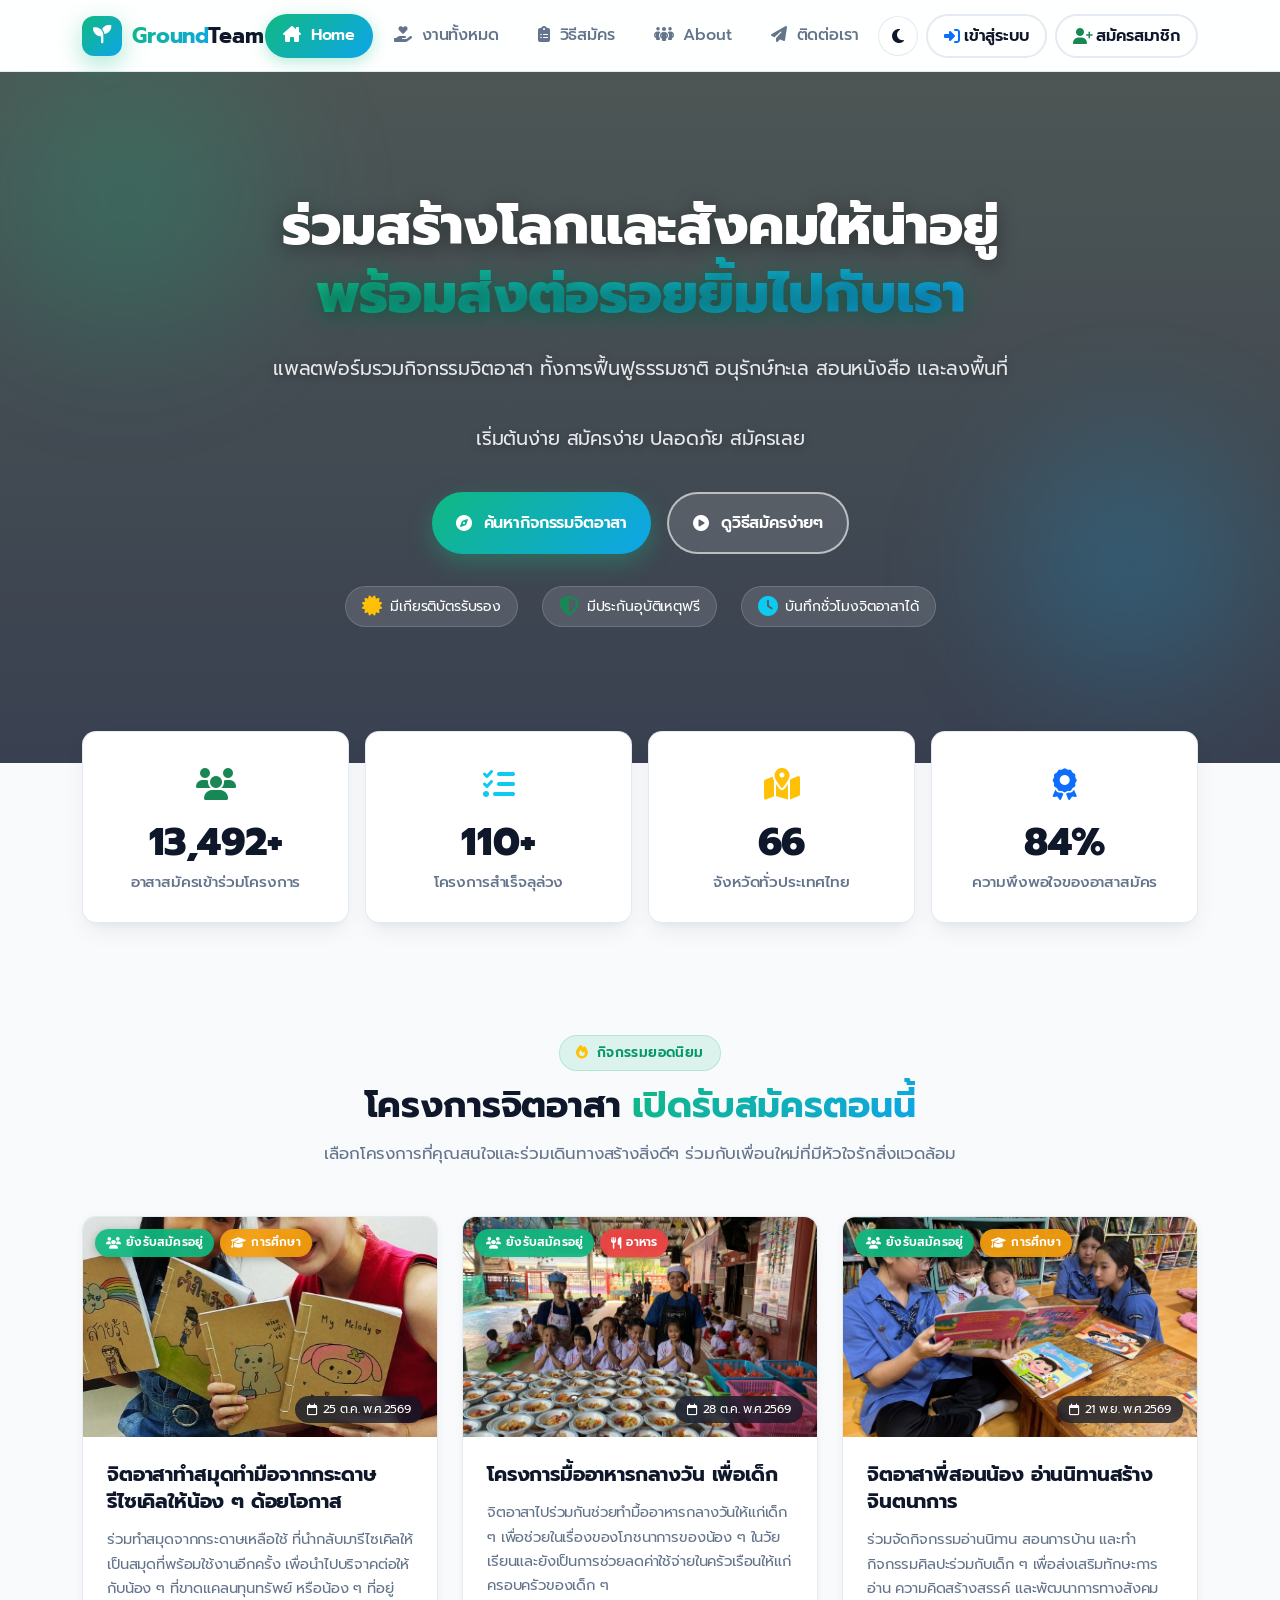
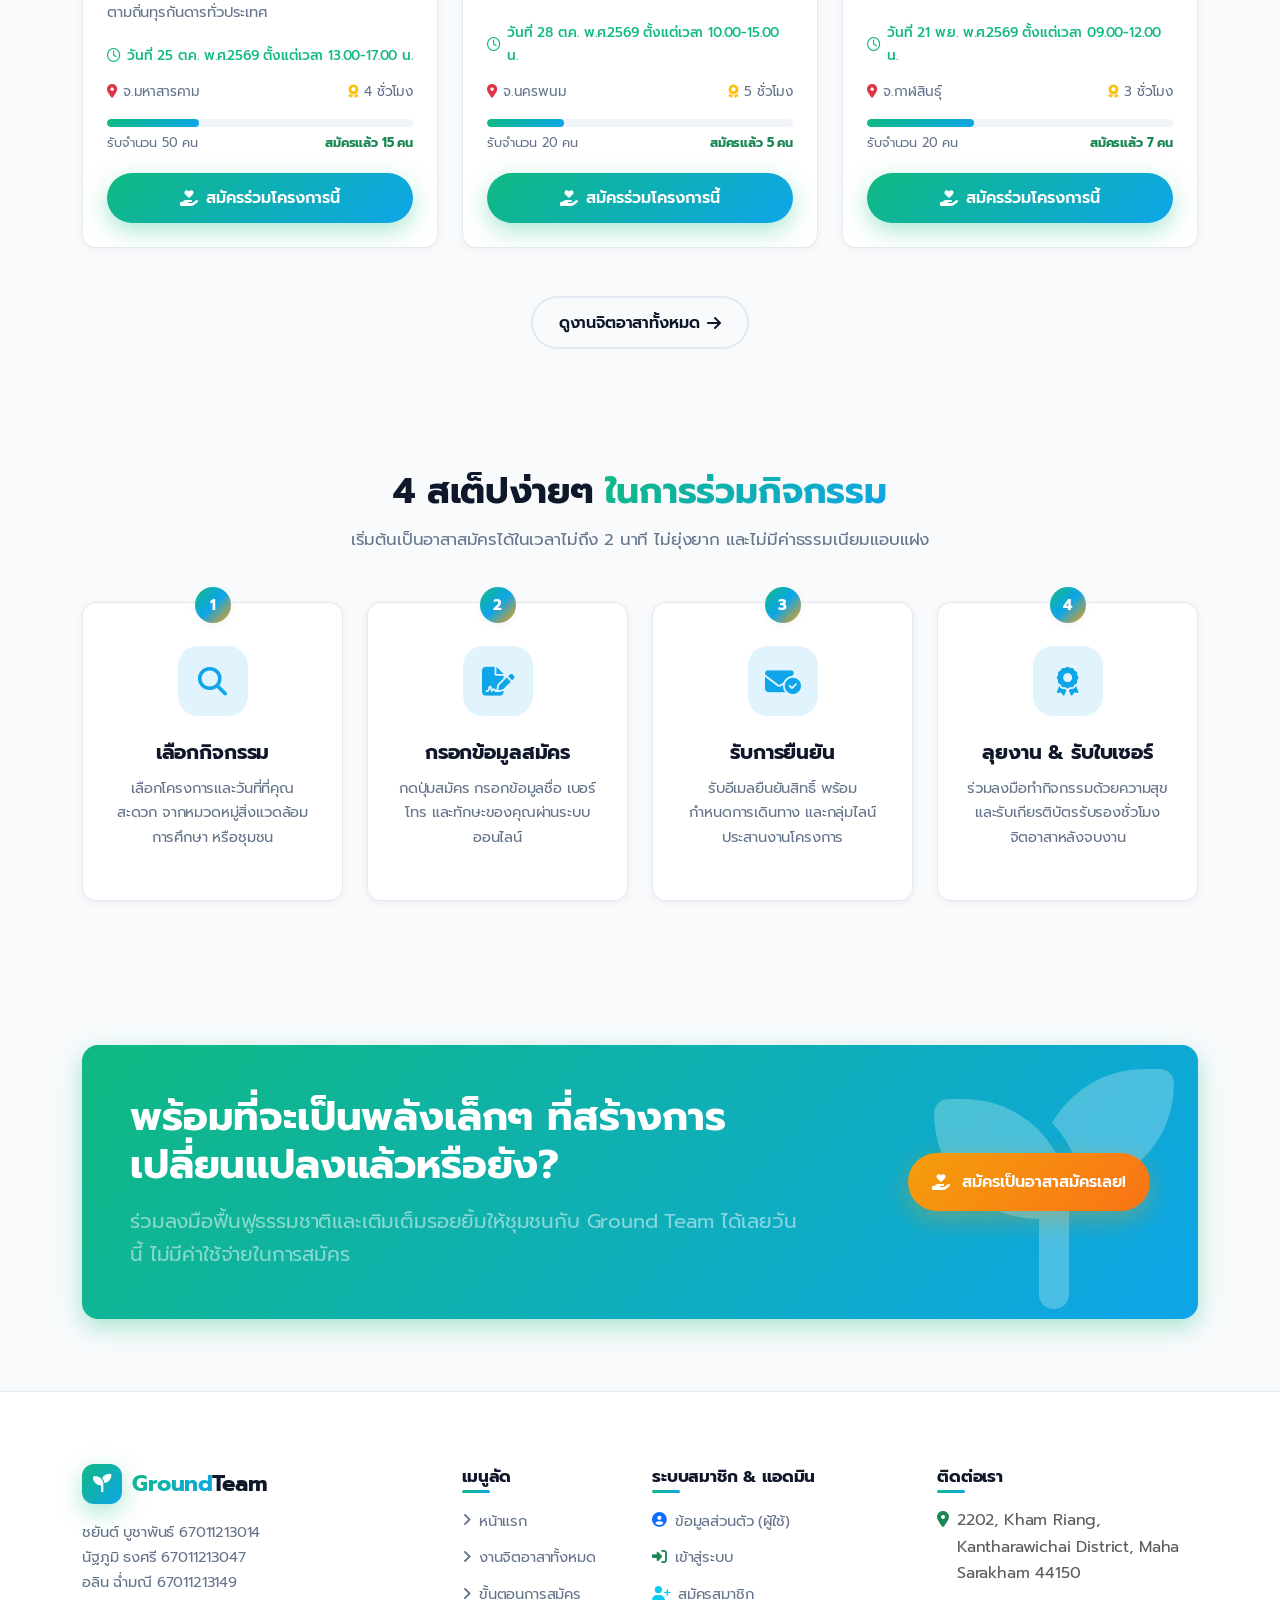
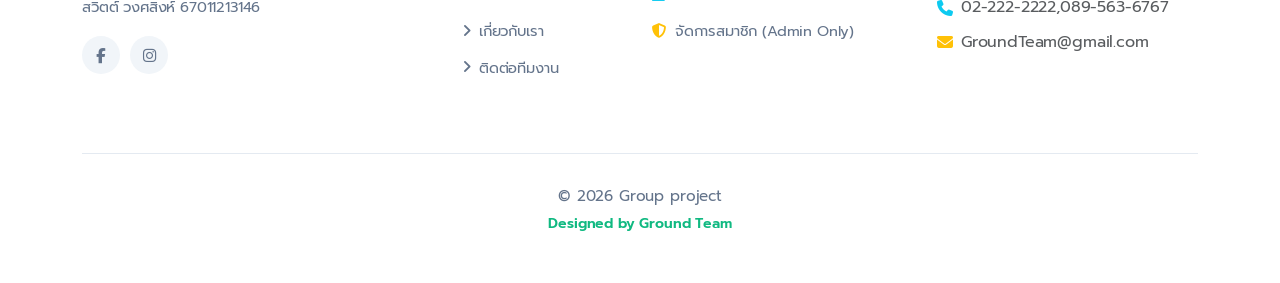
<file: index.html>
<!DOCTYPE html>
<html lang="th">
<head>
  <!-- การกำหนดข้อมูลพื้นฐานของเอกสาร (Meta Tags) -->
  <meta charset="UTF-8">
  <meta name="viewport" content="width=device-width, initial-scale=1.0">
  <title>Ground Team | แพลตฟอร์มอาสาสมัคร & กิจกรรมเพื่อสังคมและธรรมชาติ</title>
  <meta name="description" content="แพลตฟอร์มศูนย์รวมกิจกรรมจิตอาสาเพื่อสังคมและสิ่งแวดล้อม ปลูกป่า พิทักษ์ทะเล และพัฒนาชุมชน สมัครง่าย ได้เพื่อนใหม่ พร้อมเกียรติบัตรรับรองชั่วโมงจิตอาสา">

  <!-- Favicon -->
  <link rel="icon" type="image/svg+xml" href="data:image/svg+xml,<svg xmlns='http://www.w3.org/2000/svg' viewBox='0 0 100 100'><text y='.9em' font-size='90'>🌱</text></svg>">

  <!-- Bootstrap 5 CSS ผ่าน CDN -->
  <link rel="stylesheet" href="https://cdn.jsdelivr.net/npm/bootstrap@5.3.3/dist/css/bootstrap.min.css">

  <!-- Font Awesome 6 Icons ผ่าน CDN -->
  <link rel="stylesheet" href="https://cdnjs.cloudflare.com/ajax/libs/font-awesome/6.5.1/css/all.min.css">

  <!-- สไตล์หลักของโครงการ (Custom CSS) -->
  <link rel="stylesheet" href="assets/css/style.css">
</head>
<body data-page="home">

  <!-- =========================================================================
       1. Preloader Loading Animation
       ========================================================================= -->
  <div id="preloader">
    <div class="preloader-spinner"></div>
    <div class="preloader-text">
      <i class="fa-solid fa-leaf text-success me-1"></i> GROUND TEAM กำลังเชื่อมต่อพลังจิตอาสา...
    </div>
  </div>

  <!-- =========================================================================
       2. Navigation Bar (โหลดผ่าน components.js เพื่อให้แก้ไขที่จุดเดียวได้ทุกหน้า)
       ========================================================================= -->
  <div id="navbar-placeholder"></div>

  <!-- =========================================================================
       3. Main Content
       ========================================================================= -->
  <main>
    <!-- -----------------------------------------------------------------------
         Hero Section: ปรับให้รูปภาพเป็นพื้นหลังและเนื้อหาอยู่กึ่งกลาง (ตามข้อกำหนดที่ 1)
         ----------------------------------------------------------------------- -->
    <section class="hero-section hero-section-centered text-center">
      <div class="hero-glow-1"></div>
      <div class="hero-glow-2"></div>
      <div class="container position-relative z-2">
        <div class="row justify-content-center">
          <div class="col-lg-10 col-xl-9 reveal">
            <h1 class="hero-title">
              ร่วมสร้างโลกและสังคมให้น่าอยู่<br>
              <span class="gradient-text-nature" style="filter: drop-shadow(0 2px 10px rgba(16,185,129,0.4));">พร้อมส่งต่อรอยยิ้มไปกับเรา</span>
            </h1>
            <p class="hero-description">
              แพลตฟอร์มรวมกิจกรรมจิตอาสา ทั้งการฟื้นฟูธรรมชาติ อนุรักษ์ทะเล สอนหนังสือ และลงพื้นที่ </p>
            <p class="hero-description">เริ่มต้นง่าย สมัครง่าย ปลอดภัย สมัครเลย</p>
            
            <div class="d-flex flex-wrap justify-content-center gap-3 mb-4">
              <a href="activities.html" class="btn-primary-gradient px-4 py-3 fs-6">
                <i class="fa-solid fa-compass me-1"></i> ค้นหากิจกรรมจิตอาสา
              </a>
              <a href="how-to-apply.html" class="btn-outline-custom px-4 py-3 fs-6">
                <i class="fa-solid fa-circle-play me-1"></i> ดูวิธีสมัครง่ายๆ
              </a>
            </div>

            <!-- Centered Trust Badges -->
            <div class="d-flex flex-wrap justify-content-center align-items-center gap-3 gap-md-4 text-white-50 small mt-4 pt-2">
              <div class="d-flex align-items-center gap-2 px-3 py-2 rounded-pill" style="background: rgba(255,255,255,0.12); backdrop-filter: blur(8px); border: 1px solid rgba(255,255,255,0.15);">
                <i class="fa-solid fa-certificate text-warning fs-5"></i>
                <span class="text-white">มีเกียรติบัตรรับรอง</span>
              </div>
              <div class="d-flex align-items-center gap-2 px-3 py-2 rounded-pill" style="background: rgba(255,255,255,0.12); backdrop-filter: blur(8px); border: 1px solid rgba(255,255,255,0.15);">
                <i class="fa-solid fa-shield-halved text-success fs-5"></i>
                <span class="text-white">มีประกันอุบัติเหตุฟรี</span>
              </div>
              <div class="d-flex align-items-center gap-2 px-3 py-2 rounded-pill" style="background: rgba(255,255,255,0.12); backdrop-filter: blur(8px); border: 1px solid rgba(255,255,255,0.15);">
                <i class="fa-solid fa-clock text-info fs-5"></i>
                <span class="text-white">บันทึกชั่วโมงจิตอาสาได้</span>
              </div>
            </div>
          </div>
        </div>
      </div>
    </section>

    <!-- -----------------------------------------------------------------------
         Stats Section: ตัวเลขสถิติความสำเร็จ (Animated Number Counter)
         ----------------------------------------------------------------------- -->
    <section class="container stats-section">
      <div class="row g-3">
        <div class="col-lg-3 col-sm-6 reveal">
          <div class="stat-card">
            <div class="text-success mb-2 fs-2"><i class="fa-solid fa-users"></i></div>
            <div class="stat-number"><span class="counter-val" data-target="15420">0</span>+</div>
            <div class="stat-label">อาสาสมัครเข้าร่วมโครงการ</div>
          </div>
        </div>
        <div class="col-lg-3 col-sm-6 reveal reveal-delay-1">
          <div class="stat-card">
            <div class="text-info mb-2 fs-2"><i class="fa-solid fa-list-check"></i></div>
            <div class="stat-number"><span class="counter-val" data-target="128">0</span>+</div>
            <div class="stat-label">โครงการสำเร็จลุล่วง</div>
          </div>
        </div>
        <div class="col-lg-3 col-sm-6 reveal reveal-delay-2">
          <div class="stat-card">
            <div class="text-warning mb-2 fs-2"><i class="fa-solid fa-map-location-dot"></i></div>
            <div class="stat-number"><span class="counter-val" data-target="77">0</span></div>
            <div class="stat-label">จังหวัดทั่วประเทศไทย</div>
          </div>
        </div>
        <div class="col-lg-3 col-sm-6 reveal reveal-delay-3">
          <div class="stat-card">
            <div class="text-primary mb-2 fs-2"><i class="fa-solid fa-award"></i></div>
            <div class="stat-number"><span class="counter-val" data-target="98">0</span>%</div>
            <div class="stat-label">ความพึงพอใจของอาสาสมัคร</div>
          </div>
        </div>
      </div>
    </section>

    <!-- -----------------------------------------------------------------------
         Featured Activities: กิจกรรมจิตอาสาแนะนำ
         ----------------------------------------------------------------------- -->
    <section class="py-5">
      <div class="container">
        <div class="text-center mb-5 reveal">
          <span class="section-badge">
            <i class="fa-solid fa-fire text-warning"></i> กิจกรรมยอดนิยม
          </span>
          <h2 class="section-title">โครงการจิตอาสา <span class="gradient-text-nature">เปิดรับสมัครตอนนี้</span></h2>
          <p class="section-subtitle">
            เลือกโครงการที่คุณสนใจและร่วมเดินทางสร้างสิ่งดีๆ ร่วมกับเพื่อนใหม่ที่มีหัวใจรักสิ่งแวดล้อม
          </p>
        </div>

        <div class="row g-4">
          <!-- Activity Card 1 -->
          <!-- Card 1 -->
          <div class="col-lg-4 col-md-6 activity-item" data-category="recruiting,edu">
            <div class="activity-card">
              <div class="activity-card-img-wrap">
                <img src="assets/images/กระดาษทำมือ.jpeg" class="activity-card-img" alt="จิตอาสาทำสมุดทำมือ" loading="lazy">
                <div class="category-tags-wrap">
                  <span class="category-pill pill-recruiting"><i class="fa-solid fa-users"></i> ยังรับสมัครอยู่</span>
                  <span class="category-pill pill-edu"><i class="fa-solid fa-graduation-cap"></i> การศึกษา</span>
                </div>
                <span class="date-badge"><i class="fa-regular fa-calendar"></i> 25 ต.ค. พ.ศ.2569</span>
              </div>
              <div class="activity-body">
                <h3 class="activity-title">จิตอาสาทำสมุดทำมือจากกระดาษรีไซเคิลให้น้อง ๆ ด้อยโอกาส</h3>
                <p class="activity-desc">
                  ร่วมทำสมุดจากกระดาษเหลือใช้ ที่นำกลับมารีไซเคิลให้เป็นสมุดที่พร้อมใช้งานอีกครั้ง
                  เพื่อนำไปบริจาคต่อให้กับน้อง ๆ ที่ขาดแคลนทุนทรัพย์ หรือน้อง ๆ ที่อยู่ตามถิ่นทุรกันดารทั่วประเทศ
                </p>
                <div class="activity-date-info">
                  <i class="fa-regular fa-clock"></i> วันที่ 25 ต.ค. พ.ศ.2569 ตั้งแต่เวลา 13.00-17.00 น.
                </div>
                <div class="activity-meta">
                  <div class="activity-meta-item"><i class="fa-solid fa-location-dot text-danger"></i> จ.มหาสารคาม</div>
                  <div class="activity-meta-item"><i class="fa-solid fa-award text-warning"></i> 4 ชั่วโมง</div>
                </div>
                <div class="activity-progress-wrap">
                  <div class="progress-custom">
                    <div class="progress-bar-nature" style="width: 30%; height: 100%;"></div>
                  </div>
                  <div class="quota-text">
                    <span>รับจำนวน 50 คน</span>
                    <strong class="text-success">สมัครแล้ว 15 คน</strong>
                  </div>
                </div>
                <button class="btn-primary-gradient w-100 justify-content-center btn-quick-apply" data-activity-id="1">
                  <i class="fa-solid fa-hand-holding-heart"></i> สมัครร่วมโครงการนี้
                </button>
              </div>
            </div>
          </div>

          <!-- Card 2 -->
          <div class="col-lg-4 col-md-6 activity-item" data-category="recruiting,food">
            <div class="activity-card">
              <div class="activity-card-img-wrap">
                <img src="assets/images/แจกอาหารกลางวันเด็ก.jpg" class="activity-card-img" alt="โครงการมื้ออาหารกลางวัน เพื่อเด็ก" loading="lazy">
                <div class="category-tags-wrap">
                  <span class="category-pill pill-recruiting"><i class="fa-solid fa-users"></i> ยังรับสมัครอยู่</span>
                  <span class="category-pill pill-food"><i class="fa-solid fa-utensils"></i> อาหาร</span>
                </div>
                <span class="date-badge"><i class="fa-regular fa-calendar"></i> 28 ต.ค. พ.ศ.2569</span>
              </div>
              <div class="activity-body">
                <h3 class="activity-title">โครงการมื้ออาหารกลางวัน เพื่อเด็ก</h3>
                <p class="activity-desc">
                  จิตอาสาไปร่วมกันช่วยทำมื้ออาหารกลางวันให้แก่เด็ก ๆ เพื่อช่วยในเรื่องของโภชนาการของน้อง ๆ
                  ในวัยเรียนและยังเป็นการช่วยลดค่าใช้จ่ายในครัวเรือนให้แก่ครอบครัวของเด็ก ๆ
                </p>
                <div class="activity-date-info">
                  <i class="fa-regular fa-clock"></i> วันที่ 28 ต.ค. พ.ศ.2569 ตั้งแต่เวลา 10.00-15.00 น.
                </div>
                <div class="activity-meta">
                  <div class="activity-meta-item"><i class="fa-solid fa-location-dot text-danger"></i> จ.นครพนม</div>
                  <div class="activity-meta-item"><i class="fa-solid fa-award text-warning"></i> 5 ชั่วโมง</div>
                </div>
                <div class="activity-progress-wrap">
                  <div class="progress-custom">
                    <div class="progress-bar-nature" style="width: 25%; height: 100%;"></div>
                  </div>
                  <div class="quota-text">
                    <span>รับจำนวน 20 คน</span>
                    <strong class="text-success">สมัครแล้ว 5 คน</strong>
                  </div>
                </div>
                <button class="btn-primary-gradient w-100 justify-content-center btn-quick-apply" data-activity-id="2">
                  <i class="fa-solid fa-hand-holding-heart"></i> สมัครร่วมโครงการนี้
                </button>
              </div>
            </div>
          </div>

          <!-- Card 3 -->
          <div class="col-lg-4 col-md-6 activity-item" data-category="recruiting,edu">
            <div class="activity-card">
              <div class="activity-card-img-wrap">
                <img src="assets/images/พี่สอนน้อง.jpg" class="activity-card-img" alt="จิตอาสาพี่สอนน้อง" loading="lazy">
                <div class="category-tags-wrap">
                  <span class="category-pill pill-recruiting"><i class="fa-solid fa-users"></i> ยังรับสมัครอยู่</span>
                  <span class="category-pill pill-edu"><i class="fa-solid fa-graduation-cap"></i> การศึกษา</span>
                </div>
                <span class="date-badge"><i class="fa-regular fa-calendar"></i> 21 พ.ย. พ.ศ.2569</span>
              </div>
              <div class="activity-body">
                <h3 class="activity-title">จิตอาสาพี่สอนน้อง อ่านนิทานสร้างจินตนาการ</h3>
                <p class="activity-desc">
                  ร่วมจัดกิจกรรมอ่านนิทาน สอนการบ้าน และทำกิจกรรมศิลปะร่วมกับเด็ก ๆ เพื่อส่งเสริมทักษะการอ่าน
                  ความคิดสร้างสรรค์ และพัฒนาการทางสังคม
                </p>
                <div class="activity-date-info">
                  <i class="fa-regular fa-clock"></i> วันที่ 21 พ.ย. พ.ศ.2569 ตั้งแต่เวลา 09.00-12.00 น.
                </div>
                <div class="activity-meta">
                  <div class="activity-meta-item"><i class="fa-solid fa-location-dot text-danger"></i> จ.กาฬสินธุ์</div>
                  <div class="activity-meta-item"><i class="fa-solid fa-award text-warning"></i> 3 ชั่วโมง</div>
                </div>
                <div class="activity-progress-wrap">
                  <div class="progress-custom">
                    <div class="progress-bar-nature" style="width: 35%; height: 100%;"></div>
                  </div>
                  <div class="quota-text">
                    <span>รับจำนวน 20 คน</span>
                    <strong class="text-success">สมัครแล้ว 7 คน</strong>
                  </div>
                </div>
                <button class="btn-primary-gradient w-100 justify-content-center btn-quick-apply" data-activity-id="6">
                  <i class="fa-solid fa-hand-holding-heart"></i> สมัครร่วมโครงการนี้
                </button>
              </div>
            </div>
          </div>


        <div class="text-center mt-5">
          <a href="activities.html" class="btn-outline-custom">
            <span>ดูงานจิตอาสาทั้งหมด</span> <i class="fa-solid fa-arrow-right"></i>
          </a>
        </div>
      </div>
    </section>
    <!-- -----------------------------------------------------------------------
         How It Works Preview: 4 ขั้นตอนง่ายๆ
         ----------------------------------------------------------------------- -->
    <section class="py-5">
      <div class="container py-4">
        <div class="text-center mb-5 reveal">
          <h2 class="section-title">4 สเต็ปง่ายๆ <span class="gradient-text-nature">ในการร่วมกิจกรรม</span></h2>
          <p class="section-subtitle">
            เริ่มต้นเป็นอาสาสมัครได้ในเวลาไม่ถึง 2 นาที ไม่ยุ่งยาก และไม่มีค่าธรรมเนียมแอบแฝง
          </p>
        </div>

        <div class="row g-4">
          <div class="col-lg-3 col-md-6 reveal">
            <div class="step-card">
              <div class="step-number">1</div>
              <div class="step-icon-box"><i class="fa-solid fa-magnifying-glass"></i></div>
              <h4 class="step-title">เลือกกิจกรรม</h4>
              <p class="step-desc">เลือกโครงการและวันที่ที่คุณสะดวก จากหมวดหมู่สิ่งแวดล้อม การศึกษา หรือชุมชน</p>
            </div>
          </div>

          <div class="col-lg-3 col-md-6 reveal reveal-delay-1">
            <div class="step-card">
              <div class="step-number">2</div>
              <div class="step-icon-box"><i class="fa-solid fa-file-signature"></i></div>
              <h4 class="step-title">กรอกข้อมูลสมัคร</h4>
              <p class="step-desc">กดปุ่มสมัคร กรอกข้อมูลชื่อ เบอร์โทร และทักษะของคุณผ่านระบบออนไลน์</p>
            </div>
          </div>

          <div class="col-lg-3 col-md-6 reveal reveal-delay-2">
            <div class="step-card">
              <div class="step-number">3</div>
              <div class="step-icon-box"><i class="fa-solid fa-envelope-circle-check"></i></div>
              <h4 class="step-title">รับการยืนยัน</h4>
              <p class="step-desc">รับอีเมลยืนยันสิทธิ์ พร้อมกำหนดการเดินทาง และกลุ่มไลน์ประสานงานโครงการ</p>
            </div>
          </div>

          <div class="col-lg-3 col-md-6 reveal reveal-delay-3">
            <div class="step-card">
              <div class="step-number">4</div>
              <div class="step-icon-box"><i class="fa-solid fa-award"></i></div>
              <h4 class="step-title">ลุยงาน & รับใบเซอร์</h4>
              <p class="step-desc">ร่วมลงมือทำกิจกรรมด้วยความสุข และรับเกียรติบัตรรับรองชั่วโมงจิตอาสาหลังจบงาน</p>
            </div>
          </div>
        </div>
      </div>
    </section>
    <!-- -----------------------------------------------------------------------
         Call to Action Banner: เชิญชวนร่วมสมัครจิตอาสา
         ----------------------------------------------------------------------- -->
    <section class="py-5 position-relative overflow-hidden">
      <div class="container py-4">
        <div class="card border-0 rounded-4 p-5 text-white position-relative overflow-hidden" 
             style="background: var(--grad-nature); box-shadow: var(--shadow-glow-green);">
          <div class="position-absolute end-0 top-0 opacity-25 p-4 d-none d-md-block">
            <i class="fa-solid fa-seedling" style="font-size: 15rem;"></i>
          </div>
          <div class="row align-items-center position-relative z-2">
            <div class="col-lg-8 mb-4 mb-lg-0">
              <h2 class="fw-bold display-6 mb-3">พร้อมที่จะเป็นพลังเล็กๆ ที่สร้างการเปลี่ยนแปลงแล้วหรือยัง?</h2>
              <p class="fs-5 mb-0 text-white-50">
                ร่วมลงมือฟื้นฟูธรรมชาติและเติมเต็มรอยยิ้มให้ชุมชนกับ Ground Team ได้เลยวันนี้ ไม่มีค่าใช้จ่ายในการสมัคร
              </p>
            </div>
            <div class="col-lg-4 text-lg-end">
              <button class="btn-yellow-gradient fs-6 px-4 py-3 btn-quick-apply" data-activity-id="1">
                <i class="fa-solid fa-hand-holding-heart me-1"></i> สมัครเป็นอาสาสมัครเลย!
              </button>
            </div>
          </div>
        </div>
      </div>
    </section>
  </main>

  <!-- =========================================================================
       4. Footer (โหลดผ่าน components.js แสดงข้อความตามเงื่อนไขที่กำหนด)
       ========================================================================= -->
  <div id="footer-placeholder"></div>

  <!-- ปุ่ม Scroll to Top -->
  <button id="btn-scroll-top" aria-label="เลื่อนขึ้นด้านบน" title="เลื่อนขึ้นด้านบน">
    <i class="fa-solid fa-arrow-up"></i>
  </button>

  <!-- =========================================================================
       5. JavaScript Scripts
       ========================================================================= -->
  <!-- Bootstrap 5 Bundle JS ผ่าน CDN -->
  <script src="https://cdn.jsdelivr.net/npm/bootstrap@5.3.3/dist/js/bootstrap.bundle.min.js"></script>

  <!-- Components Loader: โหลด Navigation Bar และ Footer เข้ามายังทุกหน้า -->
  <script src="assets/js/components.js"></script>

  <!-- JavaScript หลักของเว็บไซต์ -->
  <script src="assets/js/main.js"></script>
</body>
</html>
</file>
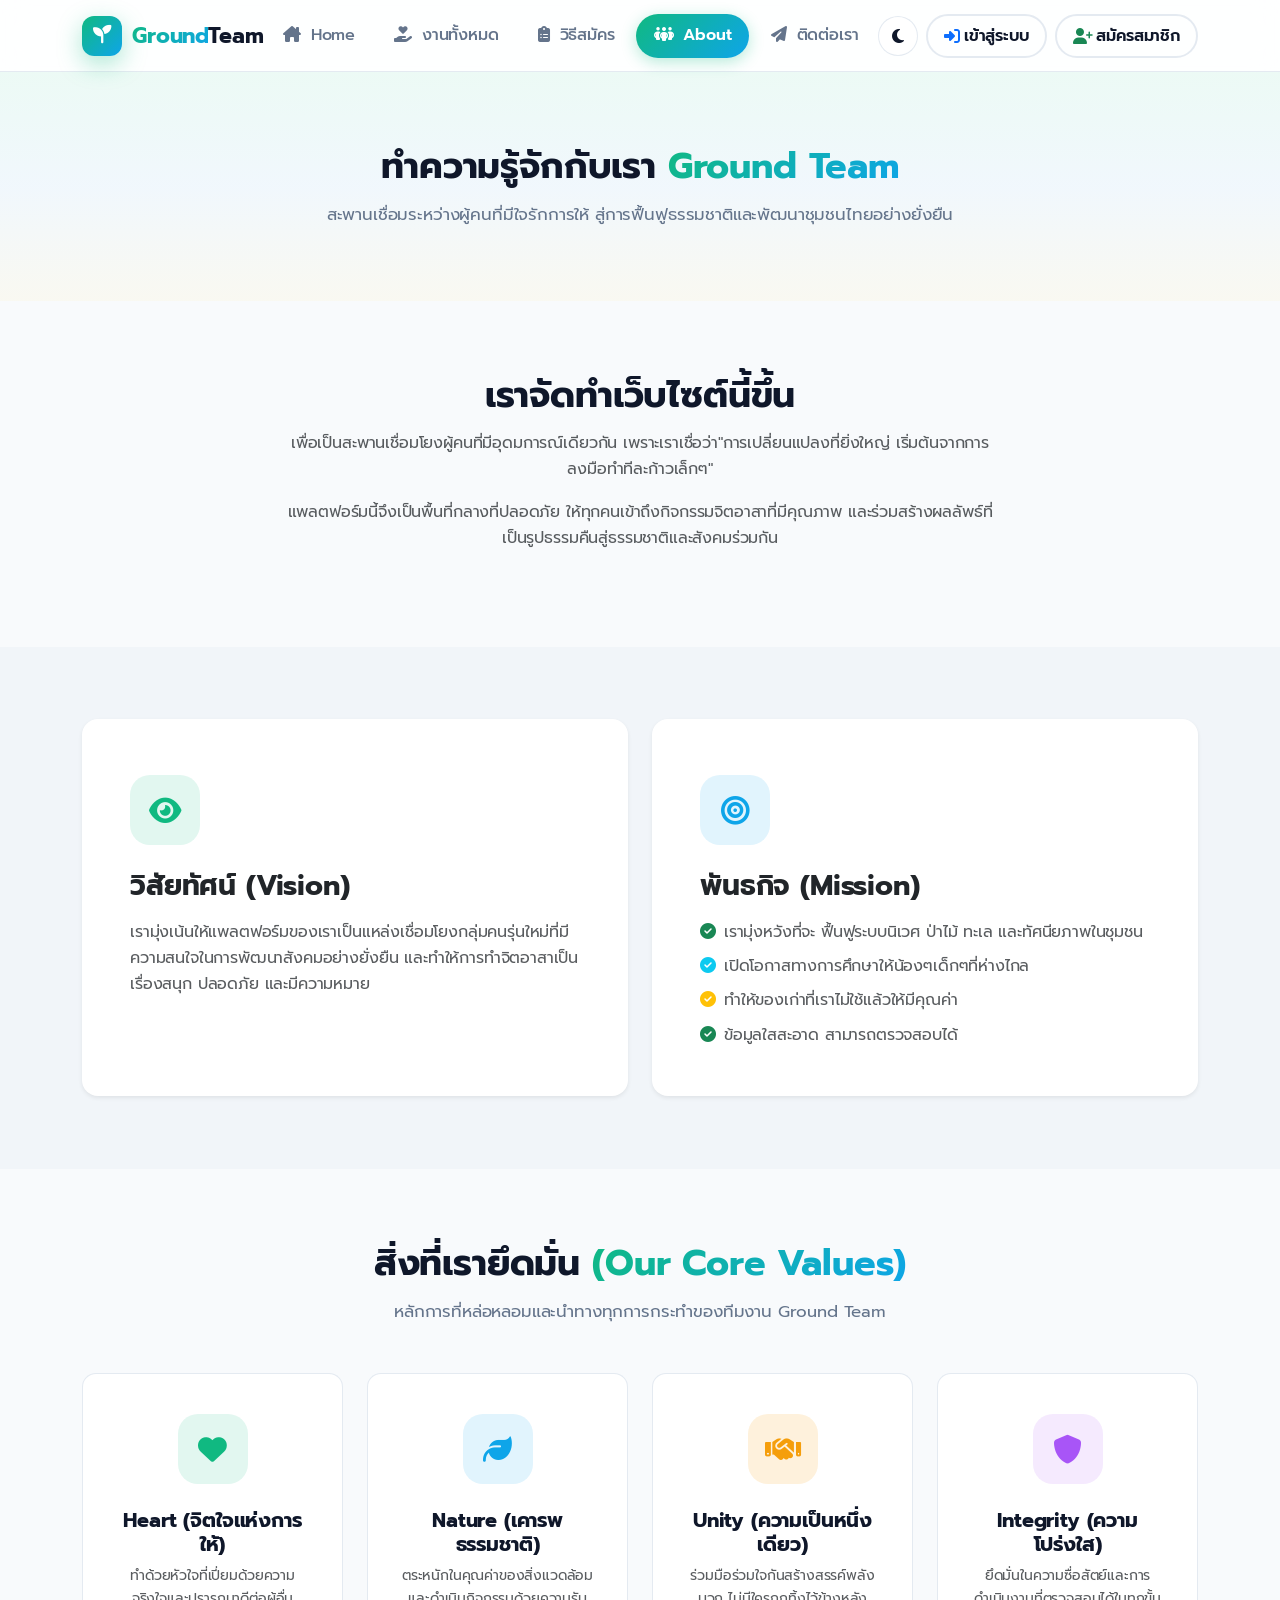
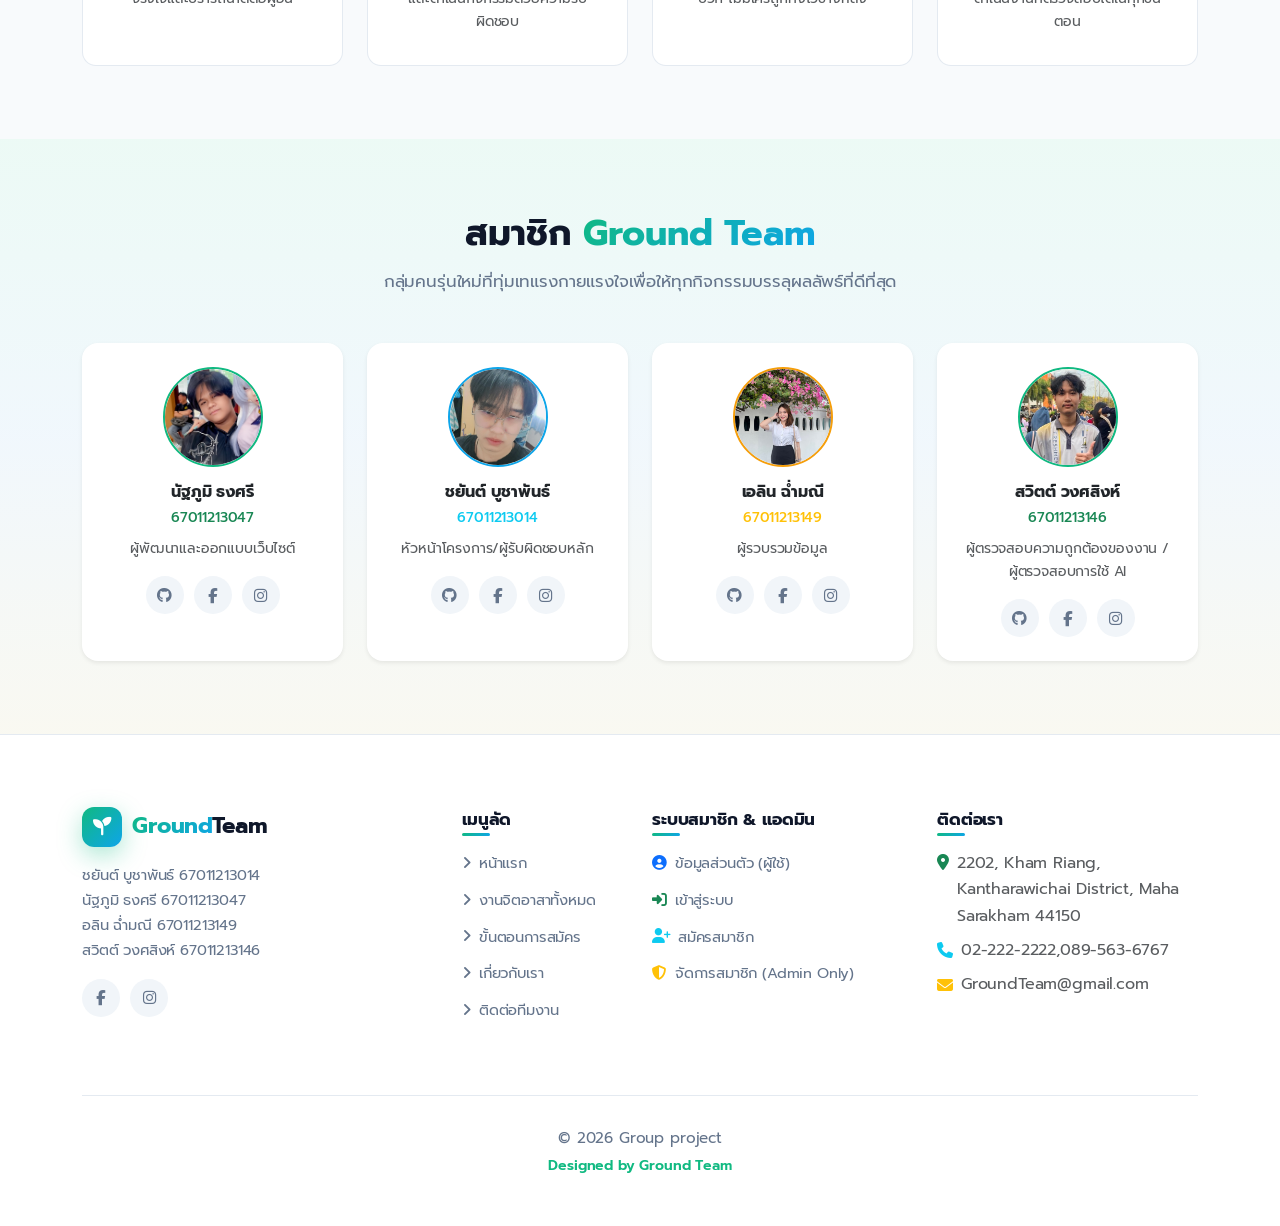
<file: about.html>
<!DOCTYPE html>
<html lang="th">

<head>
  <meta charset="UTF-8">
  <meta name="viewport" content="width=device-width, initial-scale=1.0">
  <title>About | เกี่ยวกับเรา Ground Team</title>
  <meta name="description"
    content="ทำความรู้จักกับ Ground Team เครือข่ายอาสาสมัครคนรุ่นใหม่เพื่อสิ่งแวดล้อมและสังคม เรื่องราว วิสัยทัศน์ และทีมงานผู้ขับเคลื่อนการเปลี่ยนแปลง">

  <!-- Favicon -->
  <link rel="icon" type="image/svg+xml"
    href="data:image/svg+xml,<svg xmlns='http://www.w3.org/2000/svg' viewBox='0 0 100 100'><text y='.9em' font-size='90'>🌱</text></svg>">

  <!-- Bootstrap 5 CSS ผ่าน CDN -->
  <link rel="stylesheet" href="https://cdn.jsdelivr.net/npm/bootstrap@5.3.3/dist/css/bootstrap.min.css">

  <!-- Font Awesome 6 Icons ผ่าน CDN -->
  <link rel="stylesheet" href="https://cdnjs.cloudflare.com/ajax/libs/font-awesome/6.5.1/css/all.min.css">

  <!-- สไตล์หลักของโครงการ (Custom CSS) -->
  <link rel="stylesheet" href="assets/css/style.css">
</head>

<body data-page="about">

  <!-- Preloader Loading Animation -->
  <div id="preloader">
    <div class="preloader-spinner"></div>
    <div class="preloader-text">
      <i class="fa-solid fa-leaf text-success me-1"></i> กำลังโหลดข้อมูลเกี่ยวกับ Ground Team...
    </div>
  </div>

  <!-- Navigation Bar (โหลดผ่าน components.js) -->
  <div id="navbar-placeholder"></div>

  <main>
    <!-- Page Header Banner -->
    <section class="py-5 text-center position-relative overflow-hidden" style="background: var(--grad-soft-bg);">
      <div class="container py-4 position-relative z-2">
        <h1 class="section-title reveal reveal-delay-1">
          ทำความรู้จักกับเรา <span class="gradient-text-nature">Ground Team</span>
        </h1>
        <p class="section-subtitle reveal reveal-delay-2">
          สะพานเชื่อมระหว่างผู้คนที่มีใจรักการให้ สู่การฟื้นฟูธรรมชาติและพัฒนาชุมชนไทยอย่างยั่งยืน
        </p>
      </div>
    </section>

    <!-- Our Story Section -->
    <section class="py-5">
      <div class="container py-4 position-relative z-2">
        <div class="row align-items-center justify-content-center g-5">
          <div class="col-lg-8 text-center reveal">
            <h2 class="section-title">เราจัดทำเว็บไซต์นี้ขึ้น</h2>
            <p class="text-muted mb-3">
              เพื่อเป็นสะพานเชื่อมโยงผู้คนที่มีอุดมการณ์เดียวกัน เพราะเราเชื่อว่า"การเปลี่ยนแปลงที่ยิ่งใหญ่ เริ่มต้นจากการลงมือทำทีละก้าวเล็กๆ"
            </p>
            <p class="text-muted mb-4">
              แพลตฟอร์มนี้จึงเป็นพื้นที่กลางที่ปลอดภัย ให้ทุกคนเข้าถึงกิจกรรมจิตอาสาที่มีคุณภาพ และร่วมสร้างผลลัพธ์ที่เป็นรูปธรรมคืนสู่ธรรมชาติและสังคมร่วมกัน
            </p>
          </div>
        </div>
      </div>
    </section>

    <!-- Mission & Vision Cards -->
    <section class="py-5" style="background: var(--bg-subtle);">
      <div class="container py-4">
        <div class="row g-4">
          <div class="col-md-6 reveal">
            <div class="card border-0 rounded-4 p-4 p-md-5 h-100 shadow-sm"
              style="background-color: var(--bg-surface);">
              <div class="step-icon-box"
                style="background: var(--color-green-soft); color: var(--color-green); margin-left: 0;">
                <i class="fa-solid fa-eye"></i>
              </div>
              <h3 class="fw-bold fs-3 mb-3">วิสัยทัศน์ (Vision)</h3>
              <p class="text-muted mb-0">
                เรามุ่งเน้นให้แพลตฟอร์มของเราเป็นแหล่งเชื่อมโยงกลุ่มคนรุ่นใหม่ที่มีความสนใจในการพัฒนาสังคมอย่างยั่งยืน และทำให้การทำจิตอาสาเป็นเรื่องสนุก ปลอดภัย และมีความหมาย
              </p>
            </div>
          </div>

          <div class="col-md-6 reveal reveal-delay-1">
            <div class="card border-0 rounded-4 p-4 p-md-5 h-100 shadow-sm"
              style="background-color: var(--bg-surface);">
              <div class="step-icon-box"
                style="background: var(--color-blue-soft); color: var(--color-blue); margin-left: 0;">
                <i class="fa-solid fa-bullseye"></i>
              </div>
              <h3 class="fw-bold fs-3 mb-3">พันธกิจ (Mission)</h3>
              <ul class="text-muted list-unstyled mb-0 d-flex flex-column gap-2">
                <li class="d-flex align-items-start gap-2">
                  <i class="fa-solid fa-circle-check text-success mt-1"></i>
                  <span>เรามุ่งหวังที่จะ ฟื้นฟูระบบนิเวศ ป่าไม้ ทะเล และทัศนียภาพในชุมชน</span>
                </li>
                <li class="d-flex align-items-start gap-2">
                  <i class="fa-solid fa-circle-check text-info mt-1"></i>
                  <span>เปิดโอกาสทางการศึกษาให้น้องๆเด็กๆที่ห่างไกล</span>
                </li>
                <li class="d-flex align-items-start gap-2">
                  <i class="fa-solid fa-circle-check text-warning mt-1"></i>
                  <span>ทำให้ของเก่าที่เราไม่ใช้แล้วให้มีคุณค่า</span>
                </li>
                <li class="d-flex align-items-start gap-2">
                  <i class="fa-solid fa-circle-check text-success mt-1"></i>
                  <span>ข้อมูลใสสะอาด สามารถตรวจสอบได้</span>
                </li>
              </ul>
            </div>
          </div>
        </div>
      </div>
    </section>

    <!-- Core Values Section -->
    <section class="py-5">
      <div class="container py-4">
        <div class="text-center mb-5 reveal">
          <h2 class="section-title">สิ่งที่เรายึดมั่น <span class="gradient-text-nature">(Our Core Values)</span></h2>
          <p class="section-subtitle">
            หลักการที่หล่อหลอมและนำทางทุกการกระทำของทีมงาน Ground Team
          </p>
        </div>

        <div class="row g-4">
          <div class="col-lg-3 col-sm-6 reveal">
            <div class="feature-box text-center h-100">
              <div class="step-icon-box mx-auto"
                style="background: var(--color-green-soft); color: var(--color-green);">
                <i class="fa-solid fa-heart"></i>
              </div>
              <h4 class="fw-bold fs-5 mb-2">Heart (จิตใจแห่งการให้)</h4>
              <p class="text-muted small mb-0">ทำด้วยหัวใจที่เปี่ยมด้วยความจริงใจและปรารถนาดีต่อผู้อื่น</p>
            </div>
          </div>

          <div class="col-lg-3 col-sm-6 reveal reveal-delay-1">
            <div class="feature-box text-center h-100">
              <div class="step-icon-box mx-auto" style="background: var(--color-blue-soft); color: var(--color-blue);">
                <i class="fa-solid fa-leaf"></i>
              </div>
              <h4 class="fw-bold fs-5 mb-2">Nature (เคารพธรรมชาติ)</h4>
              <p class="text-muted small mb-0">ตระหนักในคุณค่าของสิ่งแวดล้อม และดำเนินกิจกรรมด้วยความรับผิดชอบ</p>
            </div>
          </div>

          <div class="col-lg-3 col-sm-6 reveal reveal-delay-2">
            <div class="feature-box text-center h-100">
              <div class="step-icon-box mx-auto"
                style="background: var(--color-yellow-soft); color: var(--color-yellow);">
                <i class="fa-solid fa-handshake"></i>
              </div>
              <h4 class="fw-bold fs-5 mb-2">Unity (ความเป็นหนึ่งเดียว)</h4>
              <p class="text-muted small mb-0">ร่วมมือร่วมใจกันสร้างสรรค์พลังบวก ไม่มีใครถูกทิ้งไว้ข้างหลัง</p>
            </div>
          </div>

          <div class="col-lg-3 col-sm-6 reveal reveal-delay-3">
            <div class="feature-box text-center h-100">
              <div class="step-icon-box mx-auto" style="background: rgba(168, 85, 247, 0.12); color: #a855f7;">
                <i class="fa-solid fa-shield"></i>
              </div>
              <h4 class="fw-bold fs-5 mb-2">Integrity (ความโปร่งใส)</h4>
              <p class="text-muted small mb-0">ยึดมั่นในความซื่อสัตย์และการดำเนินงานที่ตรวจสอบได้ในทุกขั้นตอน</p>
            </div>
          </div>
        </div>
      </div>
    </section>

    <!-- Team Members Section -->
    <section class="py-5" style="background: var(--grad-soft-bg);">
      <div class="container py-4">
        <div class="text-center mb-5 reveal">
          <h2 class="section-title">สมาชิก <span class="gradient-text-nature">Ground
              Team</span></h2>
          <p class="section-subtitle">
            กลุ่มคนรุ่นใหม่ที่ทุ่มเทแรงกายแรงใจเพื่อให้ทุกกิจกรรมบรรลุผลลัพธ์ที่ดีที่สุด
          </p>
        </div>

        <div class="row g-4 justify-content-center">
          <!-- Member 1 -->
          <div class="col-lg-3 col-md-6 reveal">
            <div class="card border-0 rounded-4 p-4 text-center shadow-sm h-100"
              style="background-color: var(--bg-surface);">
              <img src="assets/images/NT-1.JPG" alt="Lead Designer" class="avatar-img mx-auto mb-3"
                style="width: 100px; height: 100px;">
              <h4 class="fw-bold fs-6 mb-1">นัฐภูมิ ธงศรี</h4>
              <p class="text-success small fw-medium mb-2">67011213047</p>
              <p class="text-muted small mb-3">ผู้พัฒนาและออกแบบเว็บไซต์</p>
              <div class="social-links justify-content-center">
                <a href="https://github.com/MayukiFy" target="_blank" class="social-icon-btn"><i class="fa-brands fa-github"></i></a>
                <a href="https://www.facebook.com/zy9v4n6ckf" target="_blank" class="social-icon-btn"><i class="fa-brands fa-facebook-f"></i></a>
                <a href="https://www.instagram.com/nt_3329/" target="_blank" class="social-icon-btn"><i class="fa-brands fa-instagram"></i></a>
              </div>
            </div>
          </div>

          <!-- Member 2 -->
          <div class="col-lg-3 col-md-6 reveal reveal-delay-1">
            <div class="card border-0 rounded-4 p-4 text-center shadow-sm h-100"
              style="background-color: var(--bg-surface);">
              <img src="assets/images/IMG_20251116_154140_759.webp" alt="Coordinator" class="avatar-img mx-auto mb-3"
                style="width: 100px; height: 100px; border-color: var(--color-blue);">
              <h4 class="fw-bold fs-6 mb-1">ชยันต์ บูชาพันธ์</h4>
              <p class="text-info small fw-medium mb-2">67011213014</p>
              <p class="text-muted small mb-3">หัวหน้าโครงการ/ผู้รับผิดชอบหลัก</p>
              <div class="social-links justify-content-center">
                <a href="https://github.com/chayankrit-dotcom" target="_blank" class="social-icon-btn"><i
                    class="fa-brands fa-github"></i></a>
                <a href="https://www.facebook.com/chayan.boochapan?locale=th_TH" target="_blank"
                  class="social-icon-btn"><i class="fa-brands fa-facebook-f"></i></a>
                <a href="https://www.instagram.com/k_r_i_t_._._kk/" target="_blank" class="social-icon-btn"><i
                    class="fa-brands fa-instagram"></i></a>
              </div>
            </div>
          </div>

          <!-- Member 3 -->
          <div class="col-lg-3 col-md-6 reveal reveal-delay-2">
            <div class="card border-0 rounded-4 p-4 text-center shadow-sm h-100"
              style="background-color: var(--bg-surface);">
              <img src="assets/images/เอลิน.jpg" alt="เอลิน" class="avatar-img mx-auto mb-3"
                style="width: 100px; height: 100px; border-color: var(--color-yellow);">
              <h4 class="fw-bold fs-6 mb-1">เอลิน ฉ่ำมณี</h4>
              <p class="text-warning small fw-medium mb-2">67011213149</p>
              <p class="text-muted small mb-3">ผู้รวบรวมข้อมูล</p>
              <div class="social-links justify-content-center">
                <a href="https://github.com/zita240606-create" target="_blank" class="social-icon-btn"><i
                    class="fa-brands fa-github"></i></a>
                <a href="https://www.facebook.com/zita.aelin?" target="_blank" class="social-icon-btn"><i
                    class="fa-brands fa-facebook-f"></i></a>
                <a href="https://instagram.com/_z.aelinxx?vrfl=eGE5dDMwZDBobjNk&utm_source=qr" target="_blank"
                  class="social-icon-btn"><i class="fa-brands fa-instagram"></i></a>
              </div>
            </div>
          </div>

          <!-- Member 4 -->
          <div class="col-lg-3 col-md-6 reveal">
            <div class="card border-0 rounded-4 p-4 text-center shadow-sm h-100"
              style="background-color: var(--bg-surface);">
              <img src="assets/images/Max.jpg" alt="Lead Designer" class="avatar-img mx-auto mb-3"
                style="width: 100px; height: 100px;">
              <h4 class="fw-bold fs-6 mb-1">สวิตต์ วงศสิงห์</h4>
              <p class="text-success small fw-medium mb-2">67011213146</p>
              <p class="text-muted small mb-3">ผู้ตรวจสอบความถูกต้องของงาน / ผู้ตรวจสอบการใช้ AI</p>
              <div class="social-links justify-content-center">
                <a href="https://github.com/switt71" target="_blank" class="social-icon-btn"><i
                    class="fa-brands fa-github"></i></a>
                <a href="https://www.facebook.com/Max.Sswit.7148" target="_blank" class="social-icon-btn"><i
                    class="fa-brands fa-facebook-f"></i></a>
                <a href="https://www.instagram.com/swswitt/?hl=en" target="_blank" class="social-icon-btn"><i
                    class="fa-brands fa-instagram"></i></a>
              </div>
            </div>
          </div>
        </div>
      </div>
    </section>
  </main>

  <!-- Footer Placeholder -->
  <div id="footer-placeholder"></div>

  <!-- ปุ่ม Scroll to Top -->
  <button id="btn-scroll-top" aria-label="เลื่อนขึ้นด้านบน" title="เลื่อนขึ้นด้านบน">
    <i class="fa-solid fa-arrow-up"></i>
  </button>

  <!-- Bootstrap 5 JS -->
  <script src="https://cdn.jsdelivr.net/npm/bootstrap@5.3.3/dist/js/bootstrap.bundle.min.js"></script>
  <!-- Components Loader -->
  <script src="assets/js/components.js"></script>
  <!-- Main JS -->
  <script src="assets/js/main.js"></script>
</body>

</html>
</file>
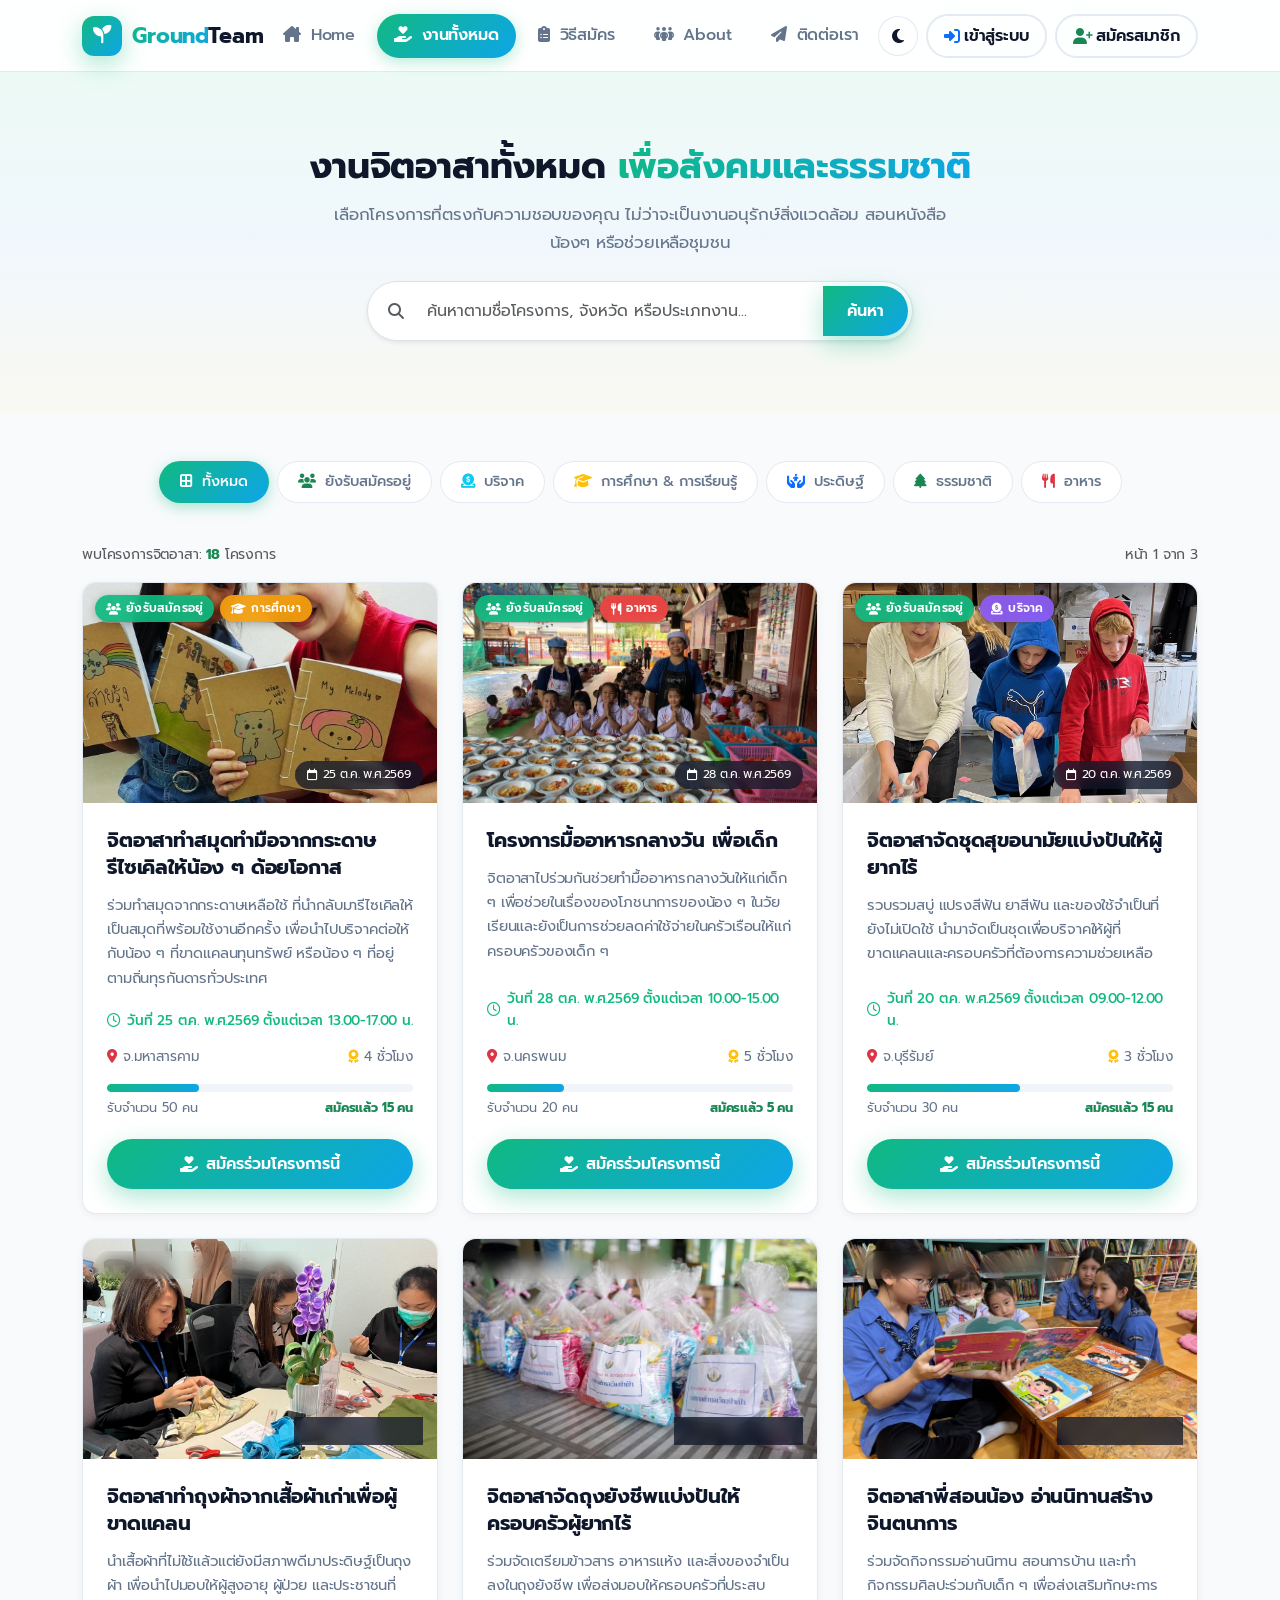
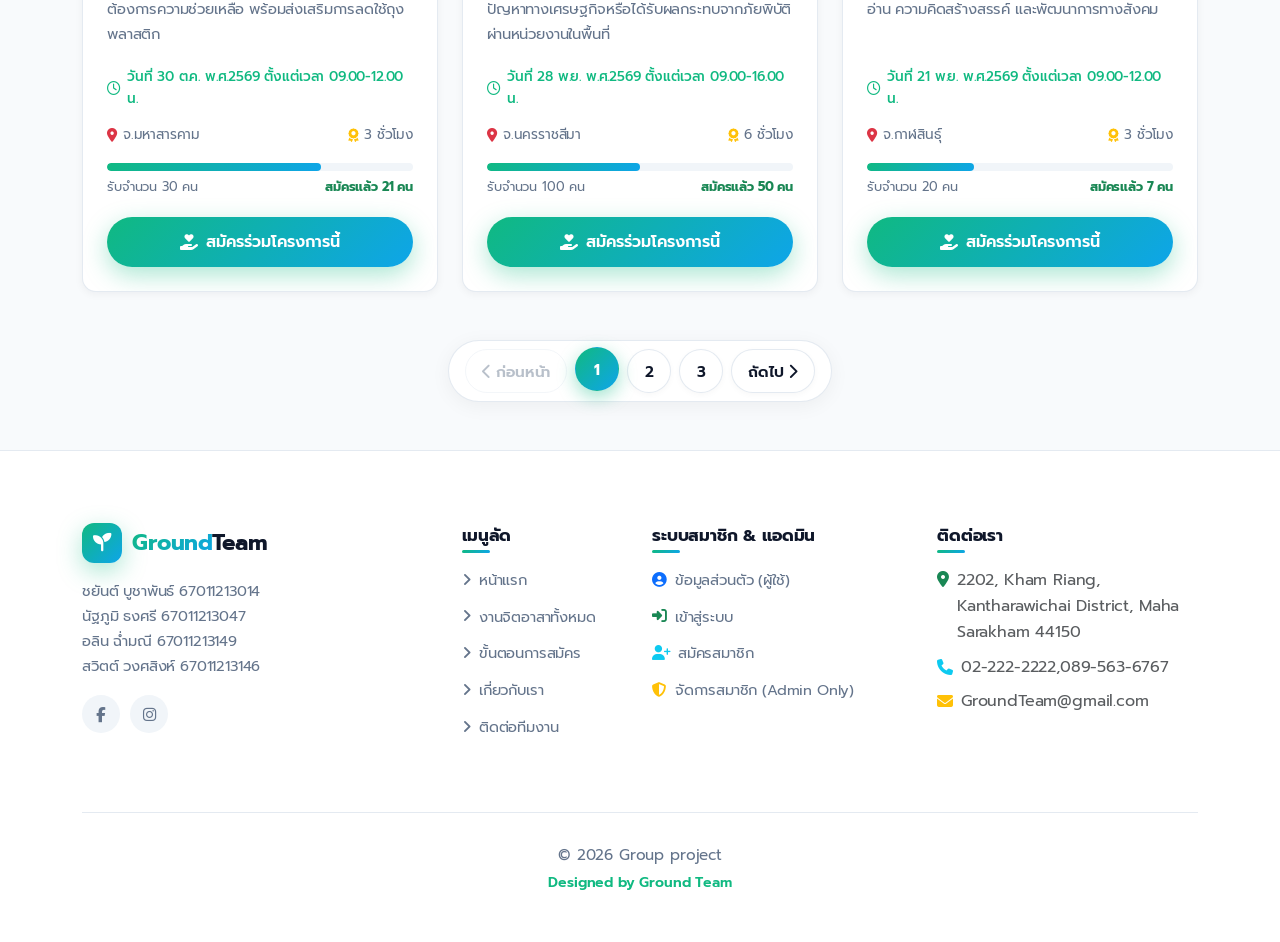
<file: activities.html>
<!DOCTYPE html>
<html lang="th">

<head>
  <meta charset="UTF-8">
  <meta name="viewport" content="width=device-width, initial-scale=1.0">
  <title>งานจิตอาสาทั้งหมด | Ground Team แพลตฟอร์มอาสาสมัครเพื่อสังคม</title>
  <meta name="description"
    content="ค้นหาโครงการจิตอาสาและกิจกรรมเพื่อสังคมทั่วประเทศ ปลูกป่า พิทักษ์ทะเล การศึกษา ชุมชน และสัตว์จรจัด สมัครร่วมกิจกรรมได้ทันที">

  <!-- Favicon -->
  <link rel="icon" type="image/svg+xml"
    href="data:image/svg+xml,<svg xmlns='http://www.w3.org/2000/svg' viewBox='0 0 100 100'><text y='.9em' font-size='90'>🌱</text></svg>">

  <!-- Bootstrap 5 CSS ผ่าน CDN -->
  <link rel="stylesheet" href="https://cdn.jsdelivr.net/npm/bootstrap@5.3.3/dist/css/bootstrap.min.css">

  <!-- Font Awesome 6 Icons ผ่าน CDN -->
  <link rel="stylesheet" href="https://cdnjs.cloudflare.com/ajax/libs/font-awesome/6.5.1/css/all.min.css">

  <!-- สไตล์หลักของโครงการ (Custom CSS) -->
  <link rel="stylesheet" href="assets/css/style.css?v=2.2">

  <style>
    /* Ground Team Custom Themed Pagination (Direct Override) */
    .ground-pagination,
    #activityPagination {
      display: inline-flex !important;
      align-items: center !important;
      justify-content: center !important;
      gap: 8px !important;
      list-style: none !important;
      padding: 8px 16px !important;
      margin: 0 auto !important;
      border-radius: 50px !important;
      background-color: var(--bg-surface, #ffffff) !important;
      border: 1.5px solid var(--border-color, #e2e8f0) !important;
      box-shadow: 0 4px 20px rgba(0, 0, 0, 0.05) !important;
    }

    #activityPagination .page-item,
    .ground-pagination .page-item {
      margin: 0 !important;
      list-style: none !important;
    }

    #activityPagination .page-item:not(:first-child) .page-link,
    .ground-pagination .page-item:not(:first-child) .page-link {
      margin-left: 0 !important;
    }

    #activityPagination .page-link,
    .ground-pagination .page-link {
      display: inline-flex !important;
      align-items: center !important;
      justify-content: center !important;
      font-family: 'Prompt', sans-serif !important;
      font-size: 0.95rem !important;
      font-weight: 600 !important;
      min-width: 44px !important;
      height: 44px !important;
      padding: 0 16px !important;
      border-radius: 50px !important;
      background: var(--bg-surface, #ffffff) !important;
      color: var(--text-main, #0f172a) !important;
      border: 1.5px solid var(--border-color, #e2e8f0) !important;
      text-decoration: none !important;
      box-shadow: 0 2px 6px rgba(0, 0, 0, 0.03) !important;
      transition: all 0.25s cubic-bezier(0.16, 1, 0.3, 1) !important;
      cursor: pointer !important;
      user-select: none !important;
    }

    #activityPagination .page-link.page-link-num,
    .ground-pagination .page-link.page-link-num {
      min-width: 44px !important;
      width: 44px !important;
      padding: 0 !important;
      border-radius: 50% !important;
    }

    #activityPagination .page-link:hover,
    .ground-pagination .page-link:hover {
      color: #10b981 !important;
      background-color: rgba(16, 185, 129, 0.1) !important;
      border-color: #10b981 !important;
      transform: translateY(-2px) !important;
      box-shadow: 0 6px 16px rgba(16, 185, 129, 0.2) !important;
    }

    #activityPagination .page-item.active .page-link,
    .ground-pagination .page-item.active .page-link {
      background: linear-gradient(135deg, #10b981 0%, #0ea5e9 100%) !important;
      color: #ffffff !important;
      border-color: transparent !important;
      font-weight: 700 !important;
      transform: translateY(-2px) !important;
      box-shadow: 0 6px 18px rgba(16, 185, 129, 0.4) !important;
    }

    #activityPagination .page-item.disabled .page-link,
    .ground-pagination .page-item.disabled .page-link {
      opacity: 0.45 !important;
      color: var(--text-muted, #64748b) !important;
      background: transparent !important;
      border-color: var(--border-color, #e2e8f0) !important;
      cursor: not-allowed !important;
      pointer-events: none !important;
      transform: none !important;
      box-shadow: none !important;
    }

    [data-theme="dark"] #activityPagination,
    [data-theme="dark"] .ground-pagination {
      background-color: var(--bg-surface, #1e293b) !important;
      border-color: var(--border-color, rgba(255, 255, 255, 0.1)) !important;
      box-shadow: 0 6px 24px rgba(0, 0, 0, 0.4) !important;
    }

    [data-theme="dark"] #activityPagination .page-link,
    [data-theme="dark"] .ground-pagination .page-link {
      background-color: #1e293b !important;
      border-color: rgba(255, 255, 255, 0.1) !important;
      color: #e2e8f0 !important;
    }

    [data-theme="dark"] #activityPagination .page-link:hover,
    [data-theme="dark"] .ground-pagination .page-link:hover {
      background-color: rgba(16, 185, 129, 0.2) !important;
      border-color: #34d399 !important;
      color: #34d399 !important;
    }

    [data-theme="dark"] #activityPagination .page-item.active .page-link,
    [data-theme="dark"] .ground-pagination .page-item.active .page-link {
      background: linear-gradient(135deg, #10b981 0%, #0ea5e9 100%) !important;
      color: #ffffff !important;
      border-color: transparent !important;
    }

    [data-theme="dark"] #activityPagination .page-item.disabled .page-link,
    [data-theme="dark"] .ground-pagination .page-item.disabled .page-link {
      opacity: 0.45 !important;
      color: #94a3b8 !important;
      background: transparent !important;
      border-color: rgba(52, 211, 153, 0.15) !important;
    }
  </style>
</head>

<body data-page="activities">

  <!-- Preloader Loading Animation -->
  <div id="preloader">
    <div class="preloader-spinner"></div>
    <div class="preloader-text">
      <i class="fa-solid fa-leaf text-success me-1"></i> กำลังโหลดกิจกรรมจิตอาสา...
    </div>
  </div>

  <!-- Navigation Bar (โหลดผ่าน components.js) -->
  <div id="navbar-placeholder"></div>

  <main>
    <!-- Page Header Banner -->
    <section class="py-5 text-center position-relative overflow-hidden" style="background: var(--grad-soft-bg);">
      <div class="container py-4 position-relative z-2">
        <h1 class="section-title reveal reveal-delay-1">
          งานจิตอาสาทั้งหมด <span class="gradient-text-nature">เพื่อสังคมและธรรมชาติ</span>
        </h1>
        <p class="section-subtitle reveal reveal-delay-2">
          เลือกโครงการที่ตรงกับความชอบของคุณ ไม่ว่าจะเป็นงานอนุรักษ์สิ่งแวดล้อม สอนหนังสือน้องๆ หรือช่วยเหลือชุมชน
        </p>

        <!-- Search Bar (ปรับปรุงให้ค้นหาได้จริง) -->
        <div class="row justify-content-center mt-4 reveal reveal-delay-3">
          <div class="col-md-8 col-lg-6">
            <div class="input-group p-1 bg-surface rounded-pill shadow-sm border"
              style="background-color: var(--bg-surface);">
              <span class="input-group-text bg-transparent border-0 text-muted ps-3">
                <i class="fa-solid fa-magnifying-glass"></i>
              </span>
              <input type="text" id="activitySearchInput" class="form-control border-0 bg-transparent shadow-none"
                placeholder="ค้นหาตามชื่อโครงการ, จังหวัด หรือประเภทงาน...">
              <button class="btn-primary-gradient px-4" id="activitySearchBtn" type="button">
                ค้นหา
              </button>
            </div>
            <div id="searchActiveIndicator" class="mt-2 text-center text-muted small" style="display: none;">
              กำลังค้นหา: <strong id="searchKeywordText" class="text-success"></strong>
              <button class="btn btn-link btn-sm text-danger text-decoration-none py-0 ms-2" id="clearSearchBtn">
                <i class="fa-solid fa-xmark"></i> ล้างการค้นหา
              </button>
            </div>
          </div>
        </div>
      </div>
    </section>

    <!-- Category Filter Tabs & Activity Cards Grid -->
    <section class="py-5" id="activities-section">
      <div class="container">
        <!-- Filter Tabs -->
        <div class="filter-btn-group reveal">
          <button class="btn-filter active" data-filter="all">
            <i class="fa-solid fa-border-all me-1"></i> ทั้งหมด
          </button>
          <button class="btn-filter" data-filter="recruiting">
            <i class="fa-solid fa-users me-1 text-success"></i> ยังรับสมัครอยู่
          </button>
          <button class="btn-filter" data-filter="donate">
            <i class="fa-solid fa-donate me-1 text-info"></i> บริจาค
          </button>
          <button class="btn-filter" data-filter="edu">
            <i class="fa-solid fa-graduation-cap me-1 text-warning"></i> การศึกษา & การเรียนรู้
          </button>
          <button class="btn-filter" data-filter="artificial">
            <i class="fa-solid fa-hands-holding-child me-1 text-primary"></i> ประดิษฐ์
          </button>
          <button class="btn-filter" data-filter="nature">
            <i class="fa-solid fa-tree me-1 text-success"></i> ธรรมชาติ
          </button>
          <button class="btn-filter" data-filter="food">
            <i class="fa-solid fa-utensils me-1 text-danger"></i> อาหาร
          </button>
        </div>

        <!-- Result Status Counter -->
        <div class="d-flex justify-content-between align-items-center mb-3 text-muted small">
          <div>พบโครงการจิตอาสา: <strong id="totalMatchingCount" class="text-success">18</strong> โครงการ</div>
          <div id="pageIndicatorText">หน้า 1 จาก 3</div>
        </div>

        <!-- Activities Grid -->
        <div class="row g-4" id="activityGrid">
          <!-- Card 1 -->
          <div class="col-lg-4 col-md-6 activity-item" data-category="recruiting,edu">
            <div class="activity-card">
              <div class="activity-card-img-wrap">
                <img src="assets/images/กระดาษทำมือ.jpeg" class="activity-card-img" alt="จิตอาสาทำสมุดทำมือ" loading="lazy">
                <div class="category-tags-wrap">
                  <span class="category-pill pill-recruiting"><i class="fa-solid fa-users"></i> ยังรับสมัครอยู่</span>
                  <span class="category-pill pill-edu"><i class="fa-solid fa-graduation-cap"></i> การศึกษา</span>
                </div>
                <span class="date-badge"><i class="fa-regular fa-calendar"></i> 25 ต.ค. พ.ศ.2569</span>
              </div>
              <div class="activity-body">
                <h3 class="activity-title">จิตอาสาทำสมุดทำมือจากกระดาษรีไซเคิลให้น้อง ๆ ด้อยโอกาส</h3>
                <p class="activity-desc">
                  ร่วมทำสมุดจากกระดาษเหลือใช้ ที่นำกลับมารีไซเคิลให้เป็นสมุดที่พร้อมใช้งานอีกครั้ง
                  เพื่อนำไปบริจาคต่อให้กับน้อง ๆ ที่ขาดแคลนทุนทรัพย์ หรือน้อง ๆ ที่อยู่ตามถิ่นทุรกันดารทั่วประเทศ
                </p>
                <div class="activity-date-info">
                  <i class="fa-regular fa-clock"></i> วันที่ 25 ต.ค. พ.ศ.2569 ตั้งแต่เวลา 13.00-17.00 น.
                </div>
                <div class="activity-meta">
                  <div class="activity-meta-item"><i class="fa-solid fa-location-dot text-danger"></i> จ.มหาสารคาม</div>
                  <div class="activity-meta-item"><i class="fa-solid fa-award text-warning"></i> 4 ชั่วโมง</div>
                </div>
                <div class="activity-progress-wrap">
                  <div class="progress-custom">
                    <div class="progress-bar-nature" style="width: 30%; height: 100%;"></div>
                  </div>
                  <div class="quota-text">
                    <span>รับจำนวน 50 คน</span>
                    <strong class="text-success">สมัครแล้ว 15 คน</strong>
                  </div>
                </div>
                <button class="btn-primary-gradient w-100 justify-content-center btn-quick-apply" data-activity-id="1">
                  <i class="fa-solid fa-hand-holding-heart"></i> สมัครร่วมโครงการนี้
                </button>
              </div>
            </div>
          </div>

          <!-- Card 2 -->
          <div class="col-lg-4 col-md-6 activity-item" data-category="recruiting,food">
            <div class="activity-card">
              <div class="activity-card-img-wrap">
                <img src="assets/images/แจกอาหารกลางวันเด็ก.jpg" class="activity-card-img" alt="โครงการมื้ออาหารกลางวัน เพื่อเด็ก" loading="lazy">
                <div class="category-tags-wrap">
                  <span class="category-pill pill-recruiting"><i class="fa-solid fa-users"></i> ยังรับสมัครอยู่</span>
                  <span class="category-pill pill-food"><i class="fa-solid fa-utensils"></i> อาหาร</span>
                </div>
                <span class="date-badge"><i class="fa-regular fa-calendar"></i> 28 ต.ค. พ.ศ.2569</span>
              </div>
              <div class="activity-body">
                <h3 class="activity-title">โครงการมื้ออาหารกลางวัน เพื่อเด็ก</h3>
                <p class="activity-desc">
                  จิตอาสาไปร่วมกันช่วยทำมื้ออาหารกลางวันให้แก่เด็ก ๆ เพื่อช่วยในเรื่องของโภชนาการของน้อง ๆ
                  ในวัยเรียนและยังเป็นการช่วยลดค่าใช้จ่ายในครัวเรือนให้แก่ครอบครัวของเด็ก ๆ
                </p>
                <div class="activity-date-info">
                  <i class="fa-regular fa-clock"></i> วันที่ 28 ต.ค. พ.ศ.2569 ตั้งแต่เวลา 10.00-15.00 น.
                </div>
                <div class="activity-meta">
                  <div class="activity-meta-item"><i class="fa-solid fa-location-dot text-danger"></i> จ.นครพนม</div>
                  <div class="activity-meta-item"><i class="fa-solid fa-award text-warning"></i> 5 ชั่วโมง</div>
                </div>
                <div class="activity-progress-wrap">
                  <div class="progress-custom">
                    <div class="progress-bar-nature" style="width: 25%; height: 100%;"></div>
                  </div>
                  <div class="quota-text">
                    <span>รับจำนวน 20 คน</span>
                    <strong class="text-success">สมัครแล้ว 5 คน</strong>
                  </div>
                </div>
                <button class="btn-primary-gradient w-100 justify-content-center btn-quick-apply" data-activity-id="2">
                  <i class="fa-solid fa-hand-holding-heart"></i> สมัครร่วมโครงการนี้
                </button>
              </div>
            </div>
          </div>

          <!-- Card 3 -->
          <div class="col-lg-4 col-md-6 activity-item" data-category="recruiting,donate">
            <div class="activity-card">
              <div class="activity-card-img-wrap">
                <img src="assets/images/จัดชุดสุขอนามัยแบ่งปันให้ผู้ไร้ยาก.PNG" class="activity-card-img" alt="จิตอาสาจัดชุดสุขอนามัย" loading="lazy">
                <div class="category-tags-wrap">
                  <span class="category-pill pill-recruiting"><i class="fa-solid fa-users"></i> ยังรับสมัครอยู่</span>
                  <span class="category-pill pill-donate"><i class="fa-solid fa-donate"></i> บริจาค</span>
                </div>
                <span class="date-badge"><i class="fa-regular fa-calendar"></i> 20 ต.ค. พ.ศ.2569</span>
              </div>
              <div class="activity-body">
                <h3 class="activity-title">จิตอาสาจัดชุดสุขอนามัยแบ่งปันให้ผู้ยากไร้</h3>
                <p class="activity-desc">
                  รวบรวมสบู่ แปรงสีฟัน ยาสีฟัน และของใช้จำเป็นที่ยังไม่เปิดใช้
                  นำมาจัดเป็นชุดเพื่อบริจาคให้ผู้ที่ขาดแคลนและครอบครัวที่ต้องการความช่วยเหลือ
                </p>
                <div class="activity-date-info">
                  <i class="fa-regular fa-clock"></i> วันที่ 20 ต.ค. พ.ศ.2569 ตั้งแต่เวลา 09.00-12.00 น.
                </div>
                <div class="activity-meta">
                  <div class="activity-meta-item"><i class="fa-solid fa-location-dot text-danger"></i> จ.บุรีรัมย์</div>
                  <div class="activity-meta-item"><i class="fa-solid fa-award text-warning"></i> 3 ชั่วโมง</div>
                </div>
                <div class="activity-progress-wrap">
                  <div class="progress-custom">
                    <div class="progress-bar-nature" style="width: 50%; height: 100%;"></div>
                  </div>
                  <div class="quota-text">
                    <span>รับจำนวน 30 คน</span>
                    <strong class="text-success">สมัครแล้ว 15 คน</strong>
                  </div>
                </div>
                <button class="btn-primary-gradient w-100 justify-content-center btn-quick-apply" data-activity-id="3">
                  <i class="fa-solid fa-hand-holding-heart"></i> สมัครร่วมโครงการนี้
                </button>
              </div>
            </div>
          </div>

          <!-- Card 4 -->
          <div class="col-lg-4 col-md-6 activity-item" data-category="recruiting,artificial">
            <div class="activity-card">
              <div class="activity-card-img-wrap">
                <img src="assets/images/ทำถุงผ้าจากเสื้อผ้าเก่า.PNG" class="activity-card-img" alt="จิตอาสาทำถุงผ้าจากเสื้อผ้าเก่า" loading="lazy">
                <div class="category-tags-wrap">
                  <span class="category-pill pill-recruiting"><i class="fa-solid fa-users"></i> ยังรับสมัครอยู่</span>
                  <span class="category-pill pill-artificial"><i class="fa-solid fa-hands-holding-child"></i> ประดิษฐ์</span>
                </div>
                <span class="date-badge"><i class="fa-regular fa-calendar"></i> 30 ต.ค. พ.ศ.2569</span>
              </div>
              <div class="activity-body">
                <h3 class="activity-title">จิตอาสาทำถุงผ้าจากเสื้อผ้าเก่าเพื่อผู้ขาดแคลน</h3>
                <p class="activity-desc">
                  นำเสื้อผ้าที่ไม่ใช้แล้วแต่ยังมีสภาพดีมาประดิษฐ์เป็นถุงผ้า เพื่อนำไปมอบให้ผู้สูงอายุ ผู้ป่วย
                  และประชาชนที่ต้องการความช่วยเหลือ พร้อมส่งเสริมการลดใช้ถุงพลาสติก
                </p>
                <div class="activity-date-info">
                  <i class="fa-regular fa-clock"></i> วันที่ 30 ต.ค. พ.ศ.2569 ตั้งแต่เวลา 09.00-12.00 น.
                </div>
                <div class="activity-meta">
                  <div class="activity-meta-item"><i class="fa-solid fa-location-dot text-danger"></i> จ.มหาสารคาม</div>
                  <div class="activity-meta-item"><i class="fa-solid fa-award text-warning"></i> 3 ชั่วโมง</div>
                </div>
                <div class="activity-progress-wrap">
                  <div class="progress-custom">
                    <div class="progress-bar-nature" style="width: 70%; height: 100%;"></div>
                  </div>
                  <div class="quota-text">
                    <span>รับจำนวน 30 คน</span>
                    <strong class="text-success">สมัครแล้ว 21 คน</strong>
                  </div>
                </div>
                <button class="btn-primary-gradient w-100 justify-content-center btn-quick-apply" data-activity-id="4">
                  <i class="fa-solid fa-hand-holding-heart"></i> สมัครร่วมโครงการนี้
                </button>
              </div>
            </div>
          </div>

          <!-- Card 5 -->
          <div class="col-lg-4 col-md-6 activity-item" data-category="recruiting,donate">
            <div class="activity-card">
              <div class="activity-card-img-wrap">
                <img src="assets/images/จัดถุงยังชีพ.jpg" class="activity-card-img" alt="จิตอาสาจัดถุงยังชีพ" loading="lazy">
                <div class="category-tags-wrap">
                  <span class="category-pill pill-recruiting"><i class="fa-solid fa-users"></i> ยังรับสมัครอยู่</span>
                  <span class="category-pill pill-donate"><i class="fa-solid fa-donate"></i> บริจาค</span>
                </div>
                <span class="date-badge"><i class="fa-regular fa-calendar"></i> 28 พ.ย. พ.ศ.2569</span>
              </div>
              <div class="activity-body">
                <h3 class="activity-title">จิตอาสาจัดถุงยังชีพแบ่งปันให้ครอบครัวผู้ยากไร้</h3>
                <p class="activity-desc">
                  ร่วมจัดเตรียมข้าวสาร อาหารแห้ง และสิ่งของจำเป็นลงในถุงยังชีพ
                  เพื่อส่งมอบให้ครอบครัวที่ประสบปัญหาทางเศรษฐกิจหรือได้รับผลกระทบจากภัยพิบัติผ่านหน่วยงานในพื้นที่
                </p>
                <div class="activity-date-info">
                  <i class="fa-regular fa-clock"></i> วันที่ 28 พ.ย. พ.ศ.2569 ตั้งแต่เวลา 09.00-16.00 น.
                </div>
                <div class="activity-meta">
                  <div class="activity-meta-item"><i class="fa-solid fa-location-dot text-danger"></i> จ.นครราชสีมา</div>
                  <div class="activity-meta-item"><i class="fa-solid fa-award text-warning"></i> 6 ชั่วโมง</div>
                </div>
                <div class="activity-progress-wrap">
                  <div class="progress-custom">
                    <div class="progress-bar-nature" style="width: 50%; height: 100%;"></div>
                  </div>
                  <div class="quota-text">
                    <span>รับจำนวน 100 คน</span>
                    <strong class="text-success">สมัครแล้ว 50 คน</strong>
                  </div>
                </div>
                <button class="btn-primary-gradient w-100 justify-content-center btn-quick-apply" data-activity-id="5">
                  <i class="fa-solid fa-hand-holding-heart"></i> สมัครร่วมโครงการนี้
                </button>
              </div>
            </div>
          </div>

          <!-- Card 6 -->
          <div class="col-lg-4 col-md-6 activity-item" data-category="recruiting,edu">
            <div class="activity-card">
              <div class="activity-card-img-wrap">
                <img src="assets/images/พี่สอนน้อง.jpg" class="activity-card-img" alt="จิตอาสาพี่สอนน้อง" loading="lazy">
                <div class="category-tags-wrap">
                  <span class="category-pill pill-recruiting"><i class="fa-solid fa-users"></i> ยังรับสมัครอยู่</span>
                  <span class="category-pill pill-edu"><i class="fa-solid fa-graduation-cap"></i> การศึกษา</span>
                </div>
                <span class="date-badge"><i class="fa-regular fa-calendar"></i> 21 พ.ย. พ.ศ.2569</span>
              </div>
              <div class="activity-body">
                <h3 class="activity-title">จิตอาสาพี่สอนน้อง อ่านนิทานสร้างจินตนาการ</h3>
                <p class="activity-desc">
                  ร่วมจัดกิจกรรมอ่านนิทาน สอนการบ้าน และทำกิจกรรมศิลปะร่วมกับเด็ก ๆ เพื่อส่งเสริมทักษะการอ่าน
                  ความคิดสร้างสรรค์ และพัฒนาการทางสังคม
                </p>
                <div class="activity-date-info">
                  <i class="fa-regular fa-clock"></i> วันที่ 21 พ.ย. พ.ศ.2569 ตั้งแต่เวลา 09.00-12.00 น.
                </div>
                <div class="activity-meta">
                  <div class="activity-meta-item"><i class="fa-solid fa-location-dot text-danger"></i> จ.กาฬสินธุ์</div>
                  <div class="activity-meta-item"><i class="fa-solid fa-award text-warning"></i> 3 ชั่วโมง</div>
                </div>
                <div class="activity-progress-wrap">
                  <div class="progress-custom">
                    <div class="progress-bar-nature" style="width: 35%; height: 100%;"></div>
                  </div>
                  <div class="quota-text">
                    <span>รับจำนวน 20 คน</span>
                    <strong class="text-success">สมัครแล้ว 7 คน</strong>
                  </div>
                </div>
                <button class="btn-primary-gradient w-100 justify-content-center btn-quick-apply" data-activity-id="6">
                  <i class="fa-solid fa-hand-holding-heart"></i> สมัครร่วมโครงการนี้
                </button>
              </div>
            </div>
          </div>

          <!-- Card 7 -->
          <div class="col-lg-4 col-md-6 activity-item" data-category="recruiting,nature">
            <div class="activity-card">
              <div class="activity-card-img-wrap">
                <img src="assets/images/ปลูกต้นไม้.jpg" class="activity-card-img" alt="จิตอาสาปลูกต้นไม้" loading="lazy">
                <div class="category-tags-wrap">
                  <span class="category-pill pill-recruiting"><i class="fa-solid fa-users"></i> ยังรับสมัครอยู่</span>
                  <span class="category-pill pill-nature"><i class="fa-solid fa-tree"></i> ธรรมชาติ</span>
                </div>
                <span class="date-badge"><i class="fa-regular fa-calendar"></i> 23 พ.ย. พ.ศ.2569</span>
              </div>
              <div class="activity-body">
                <h3 class="activity-title">จิตอาสาปลูกต้นไม้เพิ่มพื้นที่สีเขียวให้ชุมชน</h3>
                <p class="activity-desc">
                  ร่วมกันปลูกต้นไม้และดูแลพื้นที่สีเขียวในชุมชน เพื่อเพิ่มความร่มรื่น ลดปัญหาสิ่งแวดล้อม
                  และสร้างจิตสำนึกในการอนุรักษ์ธรรมชาติ
                </p>
                <div class="activity-date-info">
                  <i class="fa-regular fa-clock"></i> วันที่ 23 พ.ย. พ.ศ.2569 ตั้งแต่เวลา 08.00-16.00 น.
                </div>
                <div class="activity-meta">
                  <div class="activity-meta-item"><i class="fa-solid fa-location-dot text-danger"></i> จ.ร้อยเอ็ด</div>
                  <div class="activity-meta-item"><i class="fa-solid fa-award text-warning"></i> 7 ชั่วโมง</div>
                </div>
                <div class="activity-progress-wrap">
                  <div class="progress-custom">
                    <div class="progress-bar-nature" style="width: 79%; height: 100%;"></div>
                  </div>
                  <div class="quota-text">
                    <span>รับจำนวน 100 คน</span>
                    <strong class="text-success">สมัครแล้ว 79 คน</strong>
                  </div>
                </div>
                <button class="btn-primary-gradient w-100 justify-content-center btn-quick-apply" data-activity-id="7">
                  <i class="fa-solid fa-hand-holding-heart"></i> สมัครร่วมโครงการนี้
                </button>
              </div>
            </div>
          </div>

          <!-- Card 8 -->
          <div class="col-lg-4 col-md-6 activity-item" data-category="recruiting,nature">
            <div class="activity-card">
              <div class="activity-card-img-wrap">
                <img src="assets/images/เก็บขยะชุมชน.jpg" class="activity-card-img" alt="จิตอาสาเก็บขยะและทำความสะอาดชุมชน" loading="lazy">
                <div class="category-tags-wrap">
                  <span class="category-pill pill-recruiting"><i class="fa-solid fa-users"></i> ยังรับสมัครอยู่</span>
                  <span class="category-pill pill-nature"><i class="fa-solid fa-tree"></i> ธรรมชาติ</span>
                </div>
                <span class="date-badge"><i class="fa-regular fa-calendar"></i> 14 พ.ย. พ.ศ.2569</span>
              </div>
              <div class="activity-body">
                <h3 class="activity-title">จิตอาสาเก็บขยะและทำความสะอาดชุมชน</h3>
                <p class="activity-desc">
                  ร่วมเก็บขยะในพื้นที่สาธารณะ แยกขยะรีไซเคิลออกจากขยะทั่วไป และทำความสะอาดบริเวณโดยรอบ
                  เพื่อสร้างสภาพแวดล้อมที่สะอาดและน่าอยู่
                </p>
                <div class="activity-date-info">
                  <i class="fa-regular fa-clock"></i> วันที่ 14 พ.ย. พ.ศ.2569 ตั้งแต่เวลา 07.00-10.00 น.
                </div>
                <div class="activity-meta">
                  <div class="activity-meta-item"><i class="fa-solid fa-location-dot text-danger"></i> จ.มหาสารคาม</div>
                  <div class="activity-meta-item"><i class="fa-solid fa-award text-warning"></i> 3 ชั่วโมง</div>
                </div>
                <div class="activity-progress-wrap">
                  <div class="progress-custom">
                    <div class="progress-bar-nature" style="width: 95%; height: 100%;"></div>
                  </div>
                  <div class="quota-text">
                    <span>รับจำนวน 40 คน</span>
                    <strong class="text-success">สมัครแล้ว 38 คน</strong>
                  </div>
                </div>
                <button class="btn-primary-gradient w-100 justify-content-center btn-quick-apply" data-activity-id="8">
                  <i class="fa-solid fa-hand-holding-heart"></i> สมัครร่วมโครงการนี้
                </button>
              </div>
            </div>
          </div>

          <!-- Card 9 -->
          <div class="col-lg-4 col-md-6 activity-item" data-category="recruiting,nature">
            <div class="activity-card">
              <div class="activity-card-img-wrap">
                <img src="assets/images/คัดแยกขยะ.jpg" class="activity-card-img" alt="จิตอาสาคัดแยกขยะ" loading="lazy">
                <div class="category-tags-wrap">
                  <span class="category-pill pill-recruiting"><i class="fa-solid fa-users"></i> ยังรับสมัครอยู่</span>
                  <span class="category-pill pill-nature"><i class="fa-solid fa-tree"></i> ธรรมชาติ</span>
                </div>
                <span class="date-badge"><i class="fa-regular fa-calendar"></i> 22 พ.ย. พ.ศ.2569</span>
              </div>
              <div class="activity-body">
                <h3 class="activity-title">จิตอาสาคัดแยกขยะสร้างประโยชน์เพื่อสังคม</h3>
                <p class="activity-desc">
                  ร่วมคัดแยกขวดพลาสติก กระดาษ และวัสดุรีไซเคิล เพื่อนำส่งเข้าสู่กระบวนการรีไซเคิลอย่างเหมาะสม
                  พร้อมให้ความรู้เรื่องการจัดการขยะในชีวิตประจำวัน
                </p>
                <div class="activity-date-info">
                  <i class="fa-regular fa-clock"></i> วันที่ 22 พ.ย. พ.ศ.2569 ตั้งแต่เวลา 09.00-13.00 น.
                </div>
                <div class="activity-meta">
                  <div class="activity-meta-item"><i class="fa-solid fa-location-dot text-danger"></i> จ.ขอนแก่น</div>
                  <div class="activity-meta-item"><i class="fa-solid fa-award text-warning"></i> 4 ชั่วโมง</div>
                </div>
                <div class="activity-progress-wrap">
                  <div class="progress-custom">
                    <div class="progress-bar-nature" style="width: 37%; height: 100%;"></div>
                  </div>
                  <div class="quota-text">
                    <span>รับจำนวน 35 คน</span>
                    <strong class="text-success">สมัครแล้ว 13 คน</strong>
                  </div>
                </div>
                <button class="btn-primary-gradient w-100 justify-content-center btn-quick-apply" data-activity-id="9">
                  <i class="fa-solid fa-hand-holding-heart"></i> สมัครร่วมโครงการนี้
                </button>
              </div>
            </div>
          </div>

          <!-- Card 10 -->
          <div class="col-lg-4 col-md-6 activity-item" data-category="recruiting,donate">
            <div class="activity-card">
              <div class="activity-card-img-wrap">
                <img src="assets/images/จัดชุดอุปกรการเรียน.avif" class="activity-card-img" alt="จิตอาสาจัดชุดอุปกรณ์การเรียนเพื่อน้อง" loading="lazy">
                <div class="category-tags-wrap">
                  <span class="category-pill pill-recruiting"><i class="fa-solid fa-users"></i> ยังรับสมัครอยู่</span>
                  <span class="category-pill pill-donate"><i class="fa-solid fa-donate"></i> บริจาค</span>
                </div>
                <span class="date-badge"><i class="fa-regular fa-calendar"></i> 1 พ.ย. พ.ศ.2569</span>
              </div>
              <div class="activity-body">
                <h3 class="activity-title">จิตอาสาจัดชุดอุปกรณ์การเรียนเพื่อน้อง</h3>
                <p class="activity-desc">
                  รวบรวมดินสอ ยางลบ ไม้บรรทัด สมุด และอุปกรณ์การเรียนที่จำเป็น
                  นำมาจัดเป็นชุดเพื่อบริจาคให้เด็กนักเรียนที่ขาดแคลนทุนทรัพย์
                </p>
                <div class="activity-date-info">
                  <i class="fa-regular fa-clock"></i> วันที่ 1 พ.ย. พ.ศ.2569 ตั้งแต่เวลา 09.00-13.00 น.
                </div>
                <div class="activity-meta">
                  <div class="activity-meta-item"><i class="fa-solid fa-location-dot text-danger"></i> จ.ขอนแก่น</div>
                  <div class="activity-meta-item"><i class="fa-solid fa-award text-warning"></i> 4 ชั่วโมง</div>
                </div>
                <div class="activity-progress-wrap">
                  <div class="progress-custom">
                    <div class="progress-bar-nature" style="width: 50%; height: 100%;"></div>
                  </div>
                  <div class="quota-text">
                    <span>รับจำนวน 40 คน</span>
                    <strong class="text-success">สมัครแล้ว 20 คน</strong>
                  </div>
                </div>
                <button class="btn-primary-gradient w-100 justify-content-center btn-quick-apply" data-activity-id="10">
                  <i class="fa-solid fa-hand-holding-heart"></i> สมัครร่วมโครงการนี้
                </button>
              </div>
            </div>
          </div>

          <!-- Card 11 -->
          <div class="col-lg-4 col-md-6 activity-item" data-category="recruiting,artificial">
            <div class="activity-card">
              <div class="activity-card-img-wrap">
                <img src="assets/images/ที่คั่นหนังสือ.jpg" class="activity-card-img" alt="จิตอาสาประดิษฐ์ที่คั่นหนังสือ" loading="lazy">
                <div class="category-tags-wrap">
                  <span class="category-pill pill-recruiting"><i class="fa-solid fa-users"></i> ยังรับสมัครอยู่</span>
                  <span class="category-pill pill-artificial"><i class="fa-solid fa-hands-holding-child"></i> ประดิษฐ์</span>
                </div>
                <span class="date-badge"><i class="fa-regular fa-calendar"></i> 29 พ.ย. พ.ศ.2569</span>
              </div>
              <div class="activity-body">
                <h3 class="activity-title">จิตอาสาประดิษฐ์ที่คั่นหนังสือจากกระดาษเหลือใช้</h3>
                <p class="activity-desc">
                  นำเศษกระดาษ ลัง และวัสดุเหลือใช้มาประดิษฐ์และออกแบบเป็นที่คั่นหนังสือน่ารัก ๆ เพื่อส่งมอบให้ห้องสมุดชุมชนและโรงเรียนที่ขาดแคลน
                </p>
                <div class="activity-date-info">
                  <i class="fa-regular fa-clock"></i> วันที่ 29 พ.ย. พ.ศ.2569 ตั้งแต่เวลา 13.00-16.00 น.
                </div>
                <div class="activity-meta">
                  <div class="activity-meta-item"><i class="fa-solid fa-location-dot text-danger"></i> จ.มหาสารคาม</div>
                  <div class="activity-meta-item"><i class="fa-solid fa-award text-warning"></i> 3 ชั่วโมง</div>
                </div>
                <div class="activity-progress-wrap">
                  <div class="progress-custom">
                    <div class="progress-bar-nature" style="width: 50%; height: 100%;"></div>
                  </div>
                  <div class="quota-text">
                    <span>รับจำนวน 30 คน</span>
                    <strong class="text-success">สมัครแล้ว 15 คน</strong>
                  </div>
                </div>
                <button class="btn-primary-gradient w-100 justify-content-center btn-quick-apply" data-activity-id="11">
                  <i class="fa-solid fa-hand-holding-heart"></i> สมัครร่วมโครงการนี้
                </button>
              </div>
            </div>
          </div>

          <!-- Card 12 -->
          <div class="col-lg-4 col-md-6 activity-item" data-category="recruiting,edu">
            <div class="activity-card">
              <div class="activity-card-img-wrap">
                <img src="assets/images/สอนผู้สูงอายุใช้สมาร์ทโฟน.jpg" class="activity-card-img" alt="กิจกรรมอาสาสอนผู้สูงอายุใช้สมาร์ทโฟน" loading="lazy">
                <div class="category-tags-wrap">
                  <span class="category-pill pill-recruiting"><i class="fa-solid fa-users"></i> ยังรับสมัครอยู่</span>
                  <span class="category-pill pill-edu"><i class="fa-solid fa-graduation-cap"></i> การศึกษา</span>
                </div>
                <span class="date-badge"><i class="fa-regular fa-calendar"></i> 26 ธ.ค. พ.ศ.2569</span>
              </div>
              <div class="activity-body">
                <h3 class="activity-title">กิจกรรมอาสาสอนผู้สูงอายุใช้สมาร์ทโฟน</h3>
                <p class="activity-desc">
                  อาสาสมัครช่วยสอนผู้สูงอายุใช้โทรศัพท์มือถือเบื้องต้น เช่น การโทรออก การส่งข้อความ การใช้วิดีโอคอล
                  และการระวังมิจฉาชีพออนไลน์
                </p>
                <div class="activity-date-info">
                  <i class="fa-regular fa-clock"></i> วันที่ 26 ธ.ค. พ.ศ.2569 ตั้งแต่เวลา 09.00-12.00 น.
                </div>
                <div class="activity-meta">
                  <div class="activity-meta-item"><i class="fa-solid fa-location-dot text-danger"></i> ศูนย์การเรียนรู้ชุมชน จ.นครราชสีมา</div>
                  <div class="activity-meta-item"><i class="fa-solid fa-award text-warning"></i> 3 ชั่วโมง</div>
                </div>
                <div class="activity-progress-wrap">
                  <div class="progress-custom">
                    <div class="progress-bar-nature" style="width: 75%; height: 100%;"></div>
                  </div>
                  <div class="quota-text">
                    <span>รับจำนวน 20 คน</span>
                    <strong class="text-success">สมัครแล้ว 15 คน</strong>
                  </div>
                </div>
                <button class="btn-primary-gradient w-100 justify-content-center btn-quick-apply" data-activity-id="12">
                  <i class="fa-solid fa-hand-holding-heart"></i> สมัครร่วมโครงการนี้
                </button>
              </div>
            </div>
          </div>

          <!-- Card 13 -->
          <div class="col-lg-4 col-md-6 activity-item" data-category="recruiting,artificial">
            <div class="activity-card">
              <div class="activity-card-img-wrap">
                <img src="assets/images/ทำการ์ด.jpg" class="activity-card-img" alt="จิตอาสาประดิษฐ์งานศิลปะส่งกำลังใจให้ผู้ป่วย" loading="lazy">
                <div class="category-tags-wrap">
                  <span class="category-pill pill-recruiting"><i class="fa-solid fa-users"></i> ยังรับสมัครอยู่</span>
                  <span class="category-pill pill-artificial"><i class="fa-solid fa-hands-holding-child"></i> ประดิษฐ์</span>
                </div>
                <span class="date-badge"><i class="fa-regular fa-calendar"></i> 5 ธ.ค. พ.ศ.2569</span>
              </div>
              <div class="activity-body">
                <h3 class="activity-title">จิตอาสาประดิษฐ์งานศิลปะส่งกำลังใจให้ผู้ป่วย</h3>
                <p class="activity-desc">
                  ร่วมกันทำการ์ดอวยพรและงานประดิษฐ์จากกระดาษ เพื่อนำไปมอบให้ผู้ป่วยในโรงพยาบาล
                  เพื่อสร้างกำลังใจและส่งต่อความห่วงใยให้แก่ผู้รับ
                </p>
                <div class="activity-date-info">
                  <i class="fa-regular fa-clock"></i> วันที่ 5 ธ.ค. พ.ศ.2569 ตั้งแต่เวลา 09.00-12.00 น.
                </div>
                <div class="activity-meta">
                  <div class="activity-meta-item"><i class="fa-solid fa-location-dot text-danger"></i> จ.ขอนแก่น</div>
                  <div class="activity-meta-item"><i class="fa-solid fa-award text-warning"></i> 3 ชั่วโมง</div>
                </div>
                <div class="activity-progress-wrap">
                  <div class="progress-custom">
                    <div class="progress-bar-nature" style="width: 20%; height: 100%;"></div>
                  </div>
                  <div class="quota-text">
                    <span>รับจำนวน 25 คน</span>
                    <strong class="text-success">สมัครแล้ว 5 คน</strong>
                  </div>
                </div>
                <button class="btn-primary-gradient w-100 justify-content-center btn-quick-apply" data-activity-id="13">
                  <i class="fa-solid fa-hand-holding-heart"></i> สมัครร่วมโครงการนี้
                </button>
              </div>
            </div>
          </div>

          <!-- Card 14 -->
          <div class="col-lg-4 col-md-6 activity-item" data-category="recruiting,edu">
            <div class="activity-card">
              <div class="activity-card-img-wrap">
                <img src="assets/images/วาดภาพการ์ตูน.jpg" class="activity-card-img" alt="โครงการจิตอาสาวาดภาพการ์ตูนนิทาน" loading="lazy">
                <div class="category-tags-wrap">
                  <span class="category-pill pill-recruiting"><i class="fa-solid fa-users"></i> ยังรับสมัครอยู่</span>
                  <span class="category-pill pill-edu"><i class="fa-solid fa-graduation-cap"></i> การศึกษา</span>
                </div>
                <span class="date-badge"><i class="fa-regular fa-calendar"></i> 23 ธ.ค. พ.ศ.2569</span>
              </div>
              <div class="activity-body">
                <h3 class="activity-title">โครงการจิตอาสาวาดภาพการ์ตูนนิทานช่วยพัฒนาเยาวชน</h3>
                <p class="activity-desc">
                  ร่วมกันส่งเสริมการเรียนรู้ จินตนาการ และคุณธรรมจริยธรรมของเด็กและเยาวชน ผ่านสื่อการ์ตูนนิทานสร้างสรรค์
                  เพื่อนำไปมอบเป็นสื่อการเรียนรู้ให้กับน้องๆ ในพื้นที่ขาดแคลน
                </p>
                <div class="activity-date-info">
                  <i class="fa-regular fa-clock"></i> วันที่ 23 ธ.ค. พ.ศ.2569 ตั้งแต่เวลา 08.30-12.30 น.
                </div>
                <div class="activity-meta">
                  <div class="activity-meta-item"><i class="fa-solid fa-location-dot text-danger"></i> จ.นครพนม</div>
                  <div class="activity-meta-item"><i class="fa-solid fa-award text-warning"></i> 4 ชั่วโมง</div>
                </div>
                <div class="activity-progress-wrap">
                  <div class="progress-custom">
                    <div class="progress-bar-nature" style="width: 25%; height: 100%;"></div>
                  </div>
                  <div class="quota-text">
                    <span>รับจำนวน 20 คน</span>
                    <strong class="text-success">สมัครแล้ว 5 คน</strong>
                  </div>
                </div>
                <button class="btn-primary-gradient w-100 justify-content-center btn-quick-apply" data-activity-id="14">
                  <i class="fa-solid fa-hand-holding-heart"></i> สมัครร่วมโครงการนี้
                </button>
              </div>
            </div>
          </div>

          <!-- Card 15 -->
          <div class="col-lg-4 col-md-6 activity-item" data-category="recruiting,nature">
            <div class="activity-card">
              <div class="activity-card-img-wrap">
                <img src="assets/images/เก็บขยะชายหาด.jpg" class="activity-card-img" alt="โครงการจิตอาสาเก็บขยะชายหาด" loading="lazy">
                <div class="category-tags-wrap">
                  <span class="category-pill pill-recruiting"><i class="fa-solid fa-users"></i> ยังรับสมัครอยู่</span>
                  <span class="category-pill pill-nature"><i class="fa-solid fa-tree"></i> ธรรมชาติ</span>
                </div>
                <span class="date-badge"><i class="fa-regular fa-calendar"></i> 18 ม.ค. พ.ศ.2570</span>
              </div>
              <div class="activity-body">
                <h3 class="activity-title">โครงการจิตอาสาเก็บขยะชายหาดจังหวัดชลบุรี</h3>
                <p class="activity-desc">
                  ร่วมกันฟื้นฟูและอนุรักษ์สิ่งแวดล้อมทางทะเล ปกป้องระบบนิเวศชายฝั่ง
                  และคัดแยกขยะเพื่อการนำกลับมาใช้ใหม่ เพราะทะเลที่สวยงามเริ่มต้นได้จากมือของเราทุกคน
                </p>
                <div class="activity-date-info">
                  <i class="fa-regular fa-clock"></i> วันที่ 18 ม.ค. พ.ศ.2570 ตั้งแต่เวลา 08.30-15.30 น.
                </div>
                <div class="activity-meta">
                  <div class="activity-meta-item"><i class="fa-solid fa-location-dot text-danger"></i> จ.ชลบุรี</div>
                  <div class="activity-meta-item"><i class="fa-solid fa-award text-warning"></i> 7 ชั่วโมง</div>
                </div>
                <div class="activity-progress-wrap">
                  <div class="progress-custom">
                    <div class="progress-bar-nature" style="width: 52%; height: 100%;"></div>
                  </div>
                  <div class="quota-text">
                    <span>รับจำนวน 150 คน</span>
                    <strong class="text-success">สมัครแล้ว 79 คน</strong>
                  </div>
                </div>
                <button class="btn-primary-gradient w-100 justify-content-center btn-quick-apply" data-activity-id="15">
                  <i class="fa-solid fa-hand-holding-heart"></i> สมัครร่วมโครงการนี้
                </button>
              </div>
            </div>
          </div>

          <!-- Card 16 -->
          <div class="col-lg-4 col-md-6 activity-item" data-category="recruiting,food">
            <div class="activity-card">
              <div class="activity-card-img-wrap">
                <img src="assets/images/อาหารกลางวันเด็กด้อยโอกาส.jpg" class="activity-card-img" alt="โครงการมื้ออาหารกลางวันเพื่อเด็กด้อยโอกาส" loading="lazy">
                <div class="category-tags-wrap">
                  <span class="category-pill pill-recruiting"><i class="fa-solid fa-users"></i> ยังรับสมัครอยู่</span>
                  <span class="category-pill pill-food"><i class="fa-solid fa-utensils"></i> อาหาร</span>
                </div>
                <span class="date-badge"><i class="fa-regular fa-calendar"></i> 18 ธ.ค. พ.ศ.2569</span>
              </div>
              <div class="activity-body">
                <h3 class="activity-title">โครงการมื้ออาหารกลางวันเพื่อเด็กด้อยโอกาส</h3>
                <p class="activity-desc">
                  ร่วมเป็นส่วนหนึ่งในการส่งมอบมื้ออาหารที่มีประโยชน์และถูกหลักโภชนาการ ให้กับน้องๆ ในพื้นที่ขาดแคลน
                  มอบพลัง สุขภาพที่ดี และโอกาสในการเรียนรู้เพื่ออนาคตของเด็กทุกคน
                </p>
                <div class="activity-date-info">
                  <i class="fa-regular fa-clock"></i> วันที่ 18 ธ.ค. พ.ศ.2569 ตั้งแต่เวลา 10.00-13.00 น.
                </div>
                <div class="activity-meta">
                  <div class="activity-meta-item"><i class="fa-solid fa-location-dot text-danger"></i> จ.อุบลราชธานี</div>
                  <div class="activity-meta-item"><i class="fa-solid fa-award text-warning"></i> 3 ชั่วโมง</div>
                </div>
                <div class="activity-progress-wrap">
                  <div class="progress-custom">
                    <div class="progress-bar-nature" style="width: 87%; height: 100%;"></div>
                  </div>
                  <div class="quota-text">
                    <span>รับจำนวน 15 คน</span>
                    <strong class="text-success">สมัครแล้ว 13 คน</strong>
                  </div>
                </div>
                <button class="btn-primary-gradient w-100 justify-content-center btn-quick-apply" data-activity-id="16">
                  <i class="fa-solid fa-hand-holding-heart"></i> สมัครร่วมโครงการนี้
                </button>
              </div>
            </div>
          </div>

          <!-- Card 17 -->
          <div class="col-lg-4 col-md-6 activity-item" data-category="recruiting,donate">
            <div class="activity-card">
              <div class="activity-card-img-wrap">
                <img src="assets/images/แบ่งปันเพื่อการเปลี่ยนแปลง.jpg" class="activity-card-img" alt="โครงการจิตอาสาแบ่งปันเพื่อการเปลี่ยนแปลง" loading="lazy">
                <div class="category-tags-wrap">
                  <span class="category-pill pill-recruiting"><i class="fa-solid fa-users"></i> ยังรับสมัครอยู่</span>
                  <span class="category-pill pill-donate"><i class="fa-solid fa-donate"></i> บริจาค</span>
                </div>
                <span class="date-badge"><i class="fa-regular fa-calendar"></i> 4-6 ธ.ค. พ.ศ.2569</span>
              </div>
              <div class="activity-body">
                <h3 class="activity-title">โครงการจิตอาสาแบ่งปันเพื่อการเปลี่ยนแปลง</h3>
                <p class="activity-desc">
                  ร่วมเปลี่ยนเสื้อผ้าและของใช้สภาพดีให้กลายเป็นความช่วยเหลือที่ยิ่งใหญ่
                  ส่งมอบความอบอุ่นและเครื่องนุ่งห่มไปยังผู้ประสบภัยและผู้ขาดแคลนในพื้นที่ห่างไกลกันดาร
                </p>
                <div class="activity-date-info">
                  <i class="fa-regular fa-clock"></i> วันที่ 4-6 ธ.ค. พ.ศ.2569 ตั้งแต่เวลา 08.00-17.00 น.
                </div>
                <div class="activity-meta">
                  <div class="activity-meta-item"><i class="fa-solid fa-location-dot text-danger"></i> จ.อุดรธานี</div>
                  <div class="activity-meta-item"><i class="fa-solid fa-award text-warning"></i> 2 ชั่วโมง</div>
                </div>
                <div class="activity-progress-wrap">
                  <div class="progress-custom">
                    <div class="progress-bar-nature" style="width: 100%; height: 100%;"></div>
                  </div>
                  <div class="quota-text">
                    <span>รับจำนวนไม่จำกัด</span>
                    <strong class="text-success">เปิดรับต่อเนื่อง</strong>
                  </div>
                </div>
                <button class="btn-primary-gradient w-100 justify-content-center btn-quick-apply" data-activity-id="17">
                  <i class="fa-solid fa-hand-holding-heart"></i> สมัครร่วมโครงการนี้
                </button>
              </div>
            </div>
          </div>

          <!-- Card 18 -->
          <div class="col-lg-4 col-md-6 activity-item" data-category="recruiting,edu">
            <div class="activity-card">
              <div class="activity-card-img-wrap">
                <img src="assets/images/ส่งหนังสือให้เด็กในพื้นที่ห่างไกล.jpg" class="activity-card-img" alt="โครงการจิตอาสาคัดแยกหนังสือ" loading="lazy">
                <div class="category-tags-wrap">
                  <span class="category-pill pill-recruiting"><i class="fa-solid fa-users"></i> ยังรับสมัครอยู่</span>
                  <span class="category-pill pill-edu"><i class="fa-solid fa-graduation-cap"></i> การศึกษา</span>
                </div>
                <span class="date-badge"><i class="fa-regular fa-calendar"></i> 15 ก.พ. พ.ศ.2570</span>
              </div>
              <div class="activity-body">
                <h3 class="activity-title">โครงการจิตอาสาคัดแยกหนังสือส่งต่อให้น้องในพื้นที่ห่างไกล</h3>
                <p class="activity-desc">
                  รวบรวม ตรวจสอบ และคัดแยกหนังสือที่มีคุณภาพ นำไปส่งมอบเป็นสื่อการเรียนรู้ให้แก่โรงเรียน ชุมชน
                  หรือศูนย์การเรียนรู้ในพื้นที่ห่างไกล เพื่อส่งเสริมโอกาสทางการศึกษาและปลูกฝังนิสัยรักการอ่าน
                </p>
                <div class="activity-date-info">
                  <i class="fa-regular fa-clock"></i> วันที่ 15 ก.พ. พ.ศ.2570 ตั้งแต่เวลา 09.00-15.00 น.
                </div>
                <div class="activity-meta">
                  <div class="activity-meta-item"><i class="fa-solid fa-location-dot text-danger"></i> จ.เชียงใหม่</div>
                  <div class="activity-meta-item"><i class="fa-solid fa-award text-warning"></i> 4 ชั่วโมง</div>
                </div>
                <div class="activity-progress-wrap">
                  <div class="progress-custom">
                    <div class="progress-bar-nature" style="width: 40%; height: 100%;"></div>
                  </div>
                  <div class="quota-text">
                    <span>รับจำนวน 60 คน</span>
                    <strong class="text-success">สมัครแล้ว 24 คน</strong>
                  </div>
                </div>
                <button class="btn-primary-gradient w-100 justify-content-center btn-quick-apply" data-activity-id="18">
                  <i class="fa-solid fa-hand-holding-heart"></i> สมัครร่วมโครงการนี้
                </button>
              </div>
            </div>
          </div>

          <!-- Empty State Box (แสดงเมื่อค้นหาไม่พบ) -->
          <div id="noActivityFound" class="col-12 text-center py-5" style="display: none;">
            <div class="p-5 rounded-4 shadow-sm border bg-surface" style="background-color: var(--bg-surface);">
              <div class="text-warning fs-1 mb-3">
                <i class="fa-solid fa-magnifying-glass-chart"></i>
              </div>
              <h3 class="fw-bold fs-4 mb-2">ไม่พบโครงการจิตอาสาที่คุณค้นหา</h3>
              <p class="text-muted small mb-4">
                ลองใช้คำค้นหาอื่น เช่น "ปลูกป่า", "เชียงใหม่", "ทะเล" หรือเลือกหมวดหมู่อื่นเพื่อดูโครงการทั้งหมด
              </p>
              <button class="btn-primary-gradient px-4" id="resetFilterBtn">
                <i class="fa-solid fa-rotate-left me-1"></i> ล้างคำค้นหาและแสดงทั้งหมด
              </button>
            </div>
          </div>
        </div>

        <!-- Dynamic Pagination (แสดงและเปลี่ยนหน้าได้จริงในธีม Ground Team) -->
        <nav class="mt-5 d-flex justify-content-center" aria-label="Page navigation">
          <ul class="ground-pagination gap-2 mb-0" id="activityPagination">
            <!-- สร้างปุ่มเลขหน้าด้วย JavaScript อัตโนมัติ -->
          </ul>
        </nav>
      </div>
    </section>
  </main>

  <!-- Footer Placeholder -->
  <div id="footer-placeholder"></div>

  <!-- ปุ่ม Scroll to Top -->
  <button id="btn-scroll-top" aria-label="เลื่อนขึ้นด้านบน" title="เลื่อนขึ้นด้านบน">
    <i class="fa-solid fa-arrow-up"></i>
  </button>

  <!-- Bootstrap 5 JS -->
  <script src="https://cdn.jsdelivr.net/npm/bootstrap@5.3.3/dist/js/bootstrap.bundle.min.js"></script>
  <!-- Components Loader -->
  <script src="assets/js/components.js"></script>
  <!-- Main JS -->
  <script src="assets/js/main.js?v=2.2"></script>
</body>

</html>
</file>
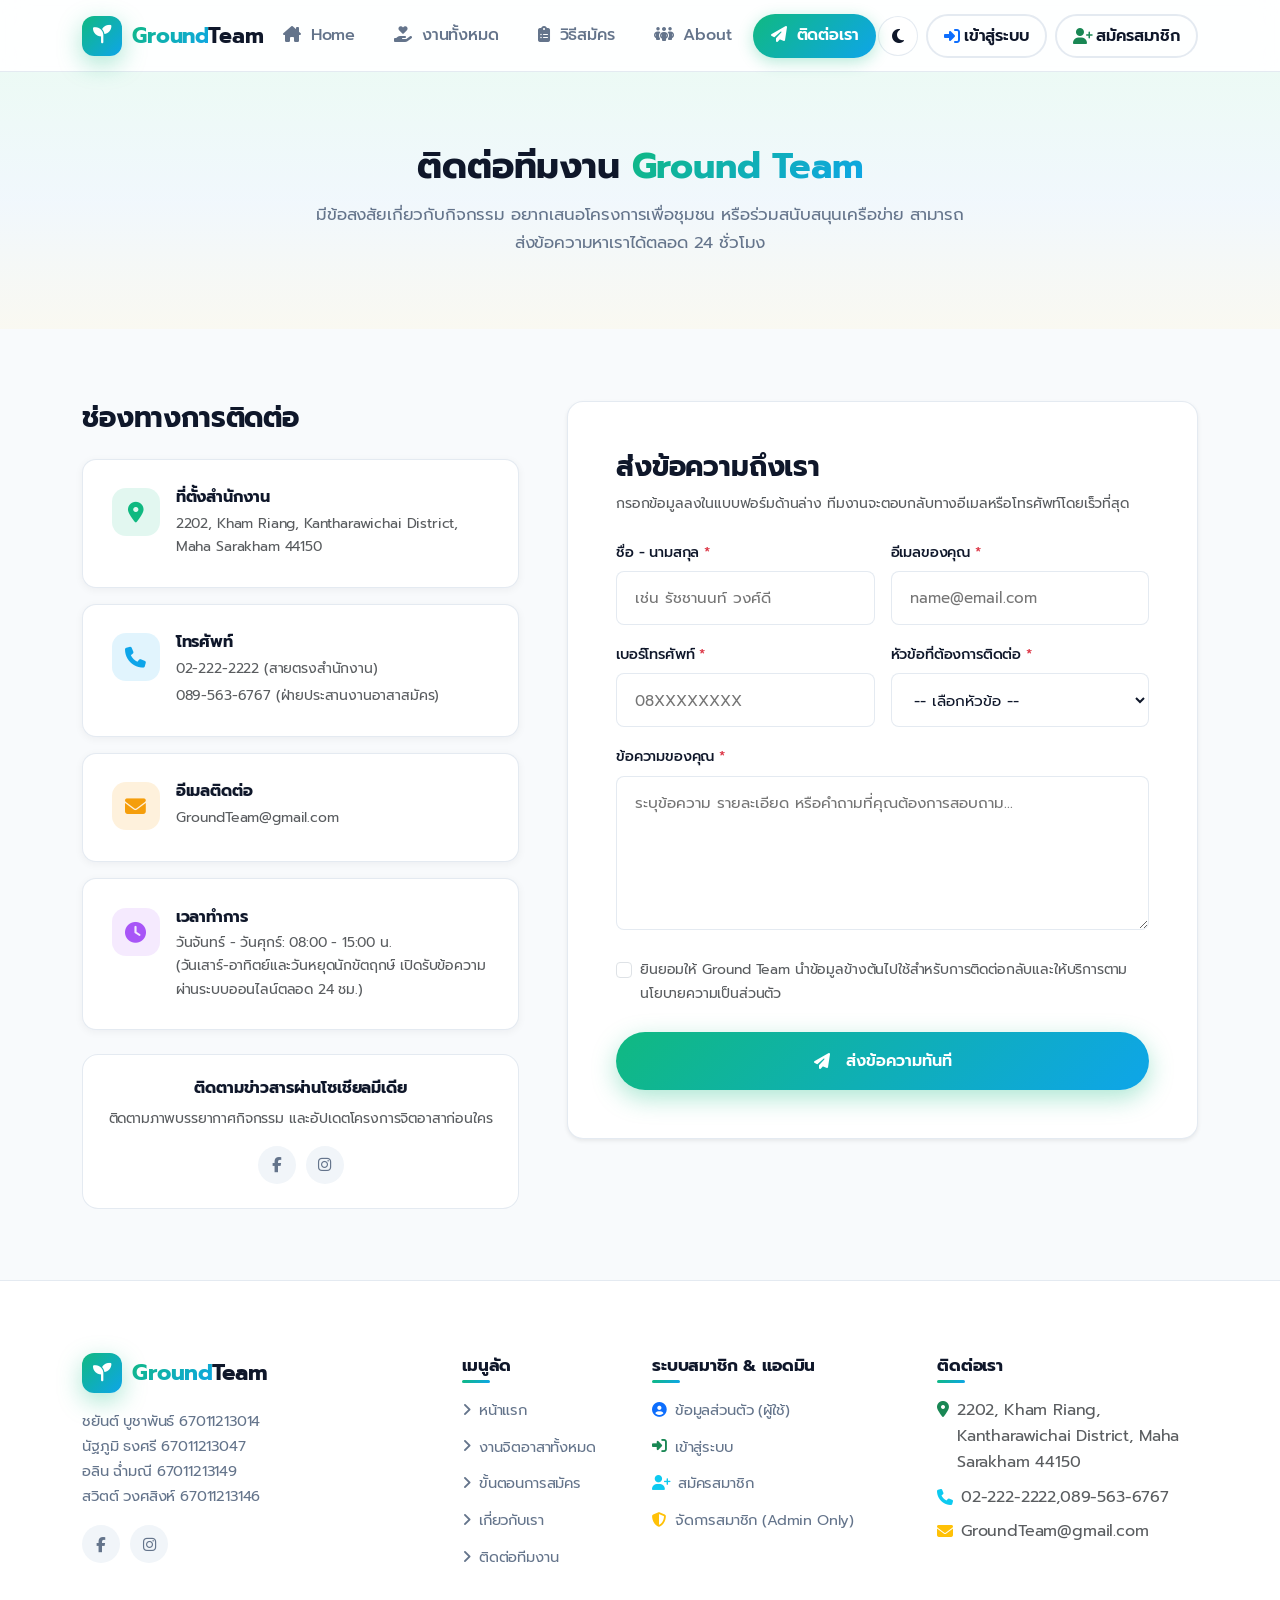
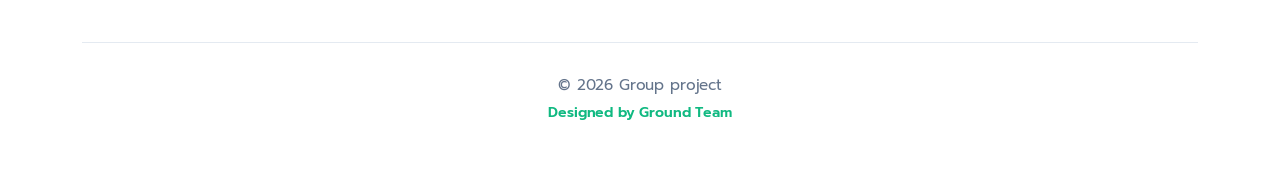
<file: contact.html>
<!DOCTYPE html>
<html lang="th">
<head>
  <meta charset="UTF-8">
  <meta name="viewport" content="width=device-width, initial-scale=1.0">
  <title>ติดต่อเรา | Ground Team แพลตฟอร์มอาสาสมัครเพื่อสังคม</title>
  <meta name="description" content="ติดต่อทีมงาน Ground Team สอบถามข้อมูลกิจกรรมจิตอาสา เสนอโครงการเพื่อสังคม หรือร่วมเป็นเครือข่ายพันธมิตร">

  <!-- Favicon -->
  <link rel="icon" type="image/svg+xml" href="data:image/svg+xml,<svg xmlns='http://www.w3.org/2000/svg' viewBox='0 0 100 100'><text y='.9em' font-size='90'>🌱</text></svg>">

  <!-- Bootstrap 5 CSS ผ่าน CDN -->
  <link rel="stylesheet" href="https://cdn.jsdelivr.net/npm/bootstrap@5.3.3/dist/css/bootstrap.min.css">

  <!-- Font Awesome 6 Icons ผ่าน CDN -->
  <link rel="stylesheet" href="https://cdnjs.cloudflare.com/ajax/libs/font-awesome/6.5.1/css/all.min.css">

  <!-- สไตล์หลักของโครงการ (Custom CSS) -->
  <link rel="stylesheet" href="assets/css/style.css">
</head>
<body data-page="contact">

  <!-- Preloader Loading Animation -->
  <div id="preloader">
    <div class="preloader-spinner"></div>
    <div class="preloader-text">
      <i class="fa-solid fa-leaf text-success me-1"></i> กำลังโหลดหน้าติดต่อเรา...
    </div>
  </div>

  <!-- Navigation Bar (โหลดผ่าน components.js) -->
  <div id="navbar-placeholder"></div>

  <main>
    <!-- Page Header Banner -->
    <section class="py-5 text-center position-relative overflow-hidden" style="background: var(--grad-soft-bg);">
      <div class="container py-4 position-relative z-2">
        <h1 class="section-title reveal reveal-delay-1">
          ติดต่อทีมงาน <span class="gradient-text-nature">Ground Team</span>
        </h1>
        <p class="section-subtitle reveal reveal-delay-2">
          มีข้อสงสัยเกี่ยวกับกิจกรรม อยากเสนอโครงการเพื่อชุมชน หรือร่วมสนับสนุนเครือข่าย สามารถส่งข้อความหาเราได้ตลอด 24 ชั่วโมง
        </p>
      </div>
    </section>

    <!-- Contact Info Cards & Form -->
    <section class="py-5">
      <div class="container py-4">
        <div class="row g-5">
          <!-- Left: Contact Details -->
          <div class="col-lg-5 reveal">
            <h2 class="fw-bold fs-3 mb-4">ช่องทางการติดต่อ</h2>
            <div class="d-flex flex-column gap-3 mb-4">
              <!-- Location Card -->
              <div class="contact-info-card">
                <div class="contact-icon" style="background: var(--color-green-soft); color: var(--color-green);">
                  <i class="fa-solid fa-location-dot"></i>
                </div>
                <div>
                  <h3 class="fw-bold fs-6 mb-1">ที่ตั้งสำนักงาน</h3>
                  <p class="text-muted small mb-0">
                    2202, Kham Riang, Kantharawichai District, Maha Sarakham 44150
                  </p>
                </div>
              </div>

              <!-- Phone Card -->
              <div class="contact-info-card">
                <div class="contact-icon" style="background: var(--color-blue-soft); color: var(--color-blue);">
                  <i class="fa-solid fa-phone"></i>
                </div>
                <div>
                  <h3 class="fw-bold fs-6 mb-1">โทรศัพท์</h3>
                  <p class="text-muted small mb-1">02-222-2222 (สายตรงสำนักงาน)</p>
                  <p class="text-muted small mb-0">089-563-6767 (ฝ่ายประสานงานอาสาสมัคร)</p>
                </div>
              </div>

              <!-- Email Card -->
              <div class="contact-info-card">
                <div class="contact-icon" style="background: var(--color-yellow-soft); color: var(--color-yellow);">
                  <i class="fa-solid fa-envelope"></i>
                </div>
                <div>
                  <h3 class="fw-bold fs-6 mb-1">อีเมลติดต่อ</h3>
                  <p class="text-muted small mb-1">GroundTeam@gmail.com</p>
                </div>
              </div>

              <!-- Working Hours -->
              <div class="contact-info-card">
                <div class="contact-icon" style="background: rgba(168, 85, 247, 0.12); color: #a855f7;">
                  <i class="fa-solid fa-clock"></i>
                </div>
                <div>
                  <h3 class="fw-bold fs-6 mb-1">เวลาทำการ</h3>
                  <p class="text-muted small mb-0">
                    วันจันทร์ - วันศุกร์: 08:00 - 15:00 น. <br>
                    (วันเสาร์-อาทิตย์และวันหยุดนักขัตฤกษ์ เปิดรับข้อความผ่านระบบออนไลน์ตลอด 24 ชม.)
                  </p>
                </div>
              </div>
            </div>

            <!-- Social Community Box -->
            <div class="p-4 rounded-4 border text-center" style="background-color: var(--bg-surface); border-color: var(--border-color) !important;">
              <h4 class="fw-bold fs-6 mb-2">ติดตามข่าวสารผ่านโซเชียลมีเดีย</h4>
              <p class="text-muted small mb-3">ติดตามภาพบรรยากาศกิจกรรม และอัปเดตโครงการจิตอาสาก่อนใคร</p>
              <div class="social-links justify-content-center">
                <a href="https://www.facebook.com/profile.php?id=61595107302167" target="_blank" class="social-icon-btn"><i class="fa-brands fa-facebook-f"></i></a>
                <a href="https://instagram.com/mahasarakhamuniversity?xtok=MW82bXhrYWM2YjhmdA%3D%3D" target="_blank" class="social-icon-btn"><i class="fa-brands fa-instagram"></i></a>
              </div>
            </div>
          </div>

          <!-- Right: Interactive Contact Form -->
          <div class="col-lg-7 reveal reveal-delay-1">
            <div class="p-4 p-md-5 rounded-4 shadow-sm border" style="background-color: var(--bg-surface); border-color: var(--border-color) !important;">
              <h2 class="fw-bold fs-3 mb-2">ส่งข้อความถึงเรา</h2>
              <p class="text-muted small mb-4">กรอกข้อมูลลงในแบบฟอร์มด้านล่าง ทีมงานจะตอบกลับทางอีเมลหรือโทรศัพท์โดยเร็วที่สุด</p>

              <!-- Alert แสดงผลตอบกลับ -->
              <div id="contactAlertArea"></div>

              <form id="contactForm" method="POST" action="api.php?action=send_contact">
                <div class="row g-3">
                  <div class="col-md-6">
                    <label class="form-label-custom">ชื่อ - นามสกุล <span class="text-danger">*</span></label>
                    <input type="text" name="name" class="form-control-custom" placeholder="เช่น รัชชานนท์ วงศ์ดี" required>
                  </div>
                  <div class="col-md-6">
                    <label class="form-label-custom">อีเมลของคุณ <span class="text-danger">*</span></label>
                    <input type="email" name="email" class="form-control-custom" placeholder="name@email.com" required>
                  </div>
                  <div class="col-md-6">
                    <label class="form-label-custom">เบอร์โทรศัพท์ <span class="text-danger">*</span></label>
                    <input type="tel" name="phone" class="form-control-custom" placeholder="08XXXXXXXX" required>
                  </div>
                  <div class="col-md-6">
                    <label class="form-label-custom">หัวข้อที่ต้องการติดต่อ <span class="text-danger">*</span></label>
                    <select name="subject" class="form-select-custom" required>
                      <option value="" selected disabled>-- เลือกหัวข้อ --</option>
                      <option value="สอบถามรายละเอียดกิจกรรมจิตอาสา">สอบถามรายละเอียดกิจกรรมจิตอาสา</option>
                      <option value="เสนอโครงการ / ชวนเป็นเครือข่ายพันธมิตร">เสนอโครงการ / ชวนเป็นเครือข่ายพันธมิตร</option>
                      <option value="สนับสนุนของรางวัล / ทุนสนับสนุน">สนับสนุนของรางวัล / ทุนสนับสนุน</option>
                      <option value="สอบถามเรื่องเกียรติบัตรและชั่วโมงจิตอาสา">สอบถามเรื่องเกียรติบัตรและชั่วโมงจิตอาสา</option>
                      <option value="เรื่องอื่นๆ">เรื่องอื่นๆ</option>
                    </select>
                  </div>
                  <div class="col-12">
                    <label class="form-label-custom">ข้อความของคุณ <span class="text-danger">*</span></label>
                    <textarea name="message" class="form-control-custom" rows="5" placeholder="ระบุข้อความ รายละเอียด หรือคำถามที่คุณต้องการสอบถาม..." required></textarea>
                  </div>
                  <div class="col-12">
                    <div class="form-check mt-1">
                      <input class="form-check-input" type="checkbox" id="privacyConsent" required>
                      <label class="form-check-label text-muted small" for="privacyConsent">
                        ยินยอมให้ Ground Team นำข้อมูลข้างต้นไปใช้สำหรับการติดต่อกลับและให้บริการตามนโยบายความเป็นส่วนตัว
                      </label>
                    </div>
                  </div>
                  <div class="col-12 mt-4">
                    <button type="submit" class="btn-primary-gradient w-100 justify-content-center py-3 fs-6">
                      <i class="fa-solid fa-paper-plane me-2"></i> ส่งข้อความทันที
                    </button>
                  </div>
                </div>
              </form>
            </div>
          </div>
        </div>
      </div>
    </section>
  </main>

  <!-- Footer Placeholder -->
  <div id="footer-placeholder"></div>

  <!-- ปุ่ม Scroll to Top -->
  <button id="btn-scroll-top" aria-label="เลื่อนขึ้นด้านบน" title="เลื่อนขึ้นด้านบน">
    <i class="fa-solid fa-arrow-up"></i>
  </button>

  <!-- Bootstrap 5 JS -->
  <script src="https://cdn.jsdelivr.net/npm/bootstrap@5.3.3/dist/js/bootstrap.bundle.min.js"></script>
  <!-- Components Loader -->
  <script src="assets/js/components.js"></script>
  <!-- Main JS -->
  <script src="assets/js/main.js"></script>
</body>
</html>
</file>
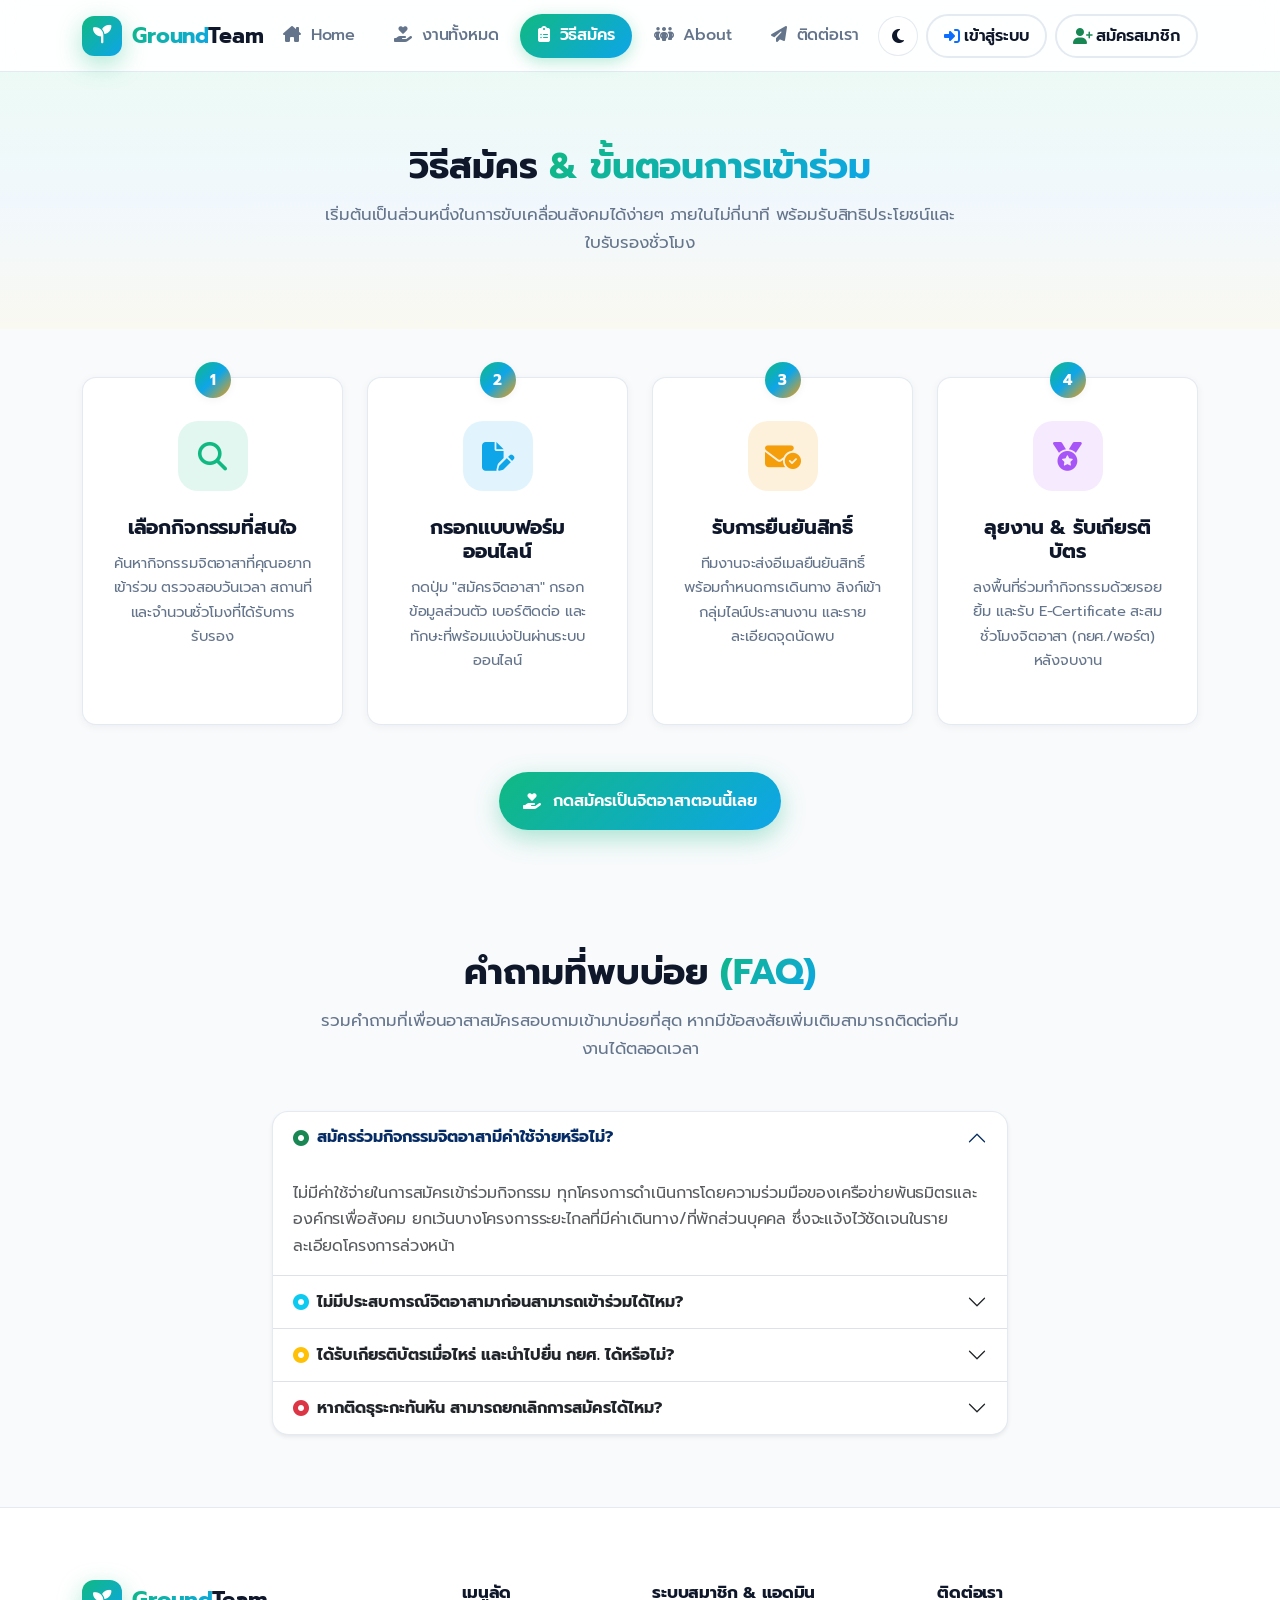
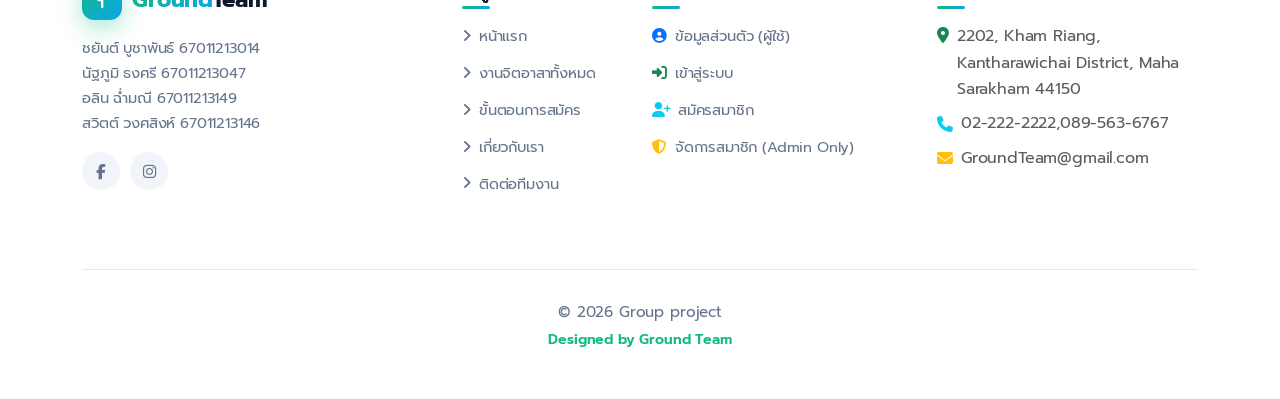
<file: how-to-apply.html>
<!DOCTYPE html>
<html lang="th">
<head>
  <meta charset="UTF-8">
  <meta name="viewport" content="width=device-width, initial-scale=1.0">
  <title>วิธีสมัครเข้าร่วมกิจกรรมจิตอาสา | Ground Team</title>
  <meta name="description" content="ขั้นตอนการสมัครเข้าร่วมกิจกรรมจิตอาสา Ground Team 4 ขั้นตอนง่ายๆ การเตรียมตัว เกียรติบัตรรับรองชั่วโมง และคำถามที่พบบ่อย">

  <!-- Favicon -->
  <link rel="icon" type="image/svg+xml" href="data:image/svg+xml,<svg xmlns='http://www.w3.org/2000/svg' viewBox='0 0 100 100'><text y='.9em' font-size='90'>🌱</text></svg>">

  <!-- Bootstrap 5 CSS ผ่าน CDN -->
  <link rel="stylesheet" href="https://cdn.jsdelivr.net/npm/bootstrap@5.3.3/dist/css/bootstrap.min.css">

  <!-- Font Awesome 6 Icons ผ่าน CDN -->
  <link rel="stylesheet" href="https://cdnjs.cloudflare.com/ajax/libs/font-awesome/6.5.1/css/all.min.css">

  <!-- สไตล์หลักของโครงการ (Custom CSS) -->
  <link rel="stylesheet" href="assets/css/style.css">
</head>
<body data-page="how-to-apply">

  <!-- Preloader Loading Animation -->
  <div id="preloader">
    <div class="preloader-spinner"></div>
    <div class="preloader-text">
      <i class="fa-solid fa-leaf text-success me-1"></i> กำลังโหลดขั้นตอนการสมัคร...
    </div>
  </div>

  <!-- Navigation Bar (โหลดผ่าน components.js) -->
  <div id="navbar-placeholder"></div>

  <main>
    <!-- Page Header Banner -->
    <section class="py-5 text-center position-relative overflow-hidden" style="background: var(--grad-soft-bg);">
      <div class="container py-4 position-relative z-2">
        <h1 class="section-title reveal reveal-delay-1">
          วิธีสมัคร <span class="gradient-text-nature">& ขั้นตอนการเข้าร่วม</span>
        </h1>
        <p class="section-subtitle reveal reveal-delay-2">
          เริ่มต้นเป็นส่วนหนึ่งในการขับเคลื่อนสังคมได้ง่ายๆ ภายในไม่กี่นาที พร้อมรับสิทธิประโยชน์และใบรับรองชั่วโมง
        </p>
      </div>
    </section>

    <!-- 4 Steps Roadmap -->
    <section class="py-5">
      <div class="container">
        <div class="row g-4">
          <!-- Step 1 -->
          <div class="col-lg-3 col-md-6 reveal">
            <div class="step-card">
              <div class="step-number">1</div>
              <div class="step-icon-box" style="background: var(--color-green-soft); color: var(--color-green);">
                <i class="fa-solid fa-magnifying-glass"></i>
              </div>
              <h3 class="step-title">เลือกกิจกรรมที่สนใจ</h3>
              <p class="step-desc">
                ค้นหากิจกรรมจิตอาสาที่คุณอยากเข้าร่วม ตรวจสอบวันเวลา สถานที่ และจำนวนชั่วโมงที่ได้รับการรับรอง
              </p>
            </div>
          </div>

          <!-- Step 2 -->
          <div class="col-lg-3 col-md-6 reveal reveal-delay-1">
            <div class="step-card">
              <div class="step-number">2</div>
              <div class="step-icon-box" style="background: var(--color-blue-soft); color: var(--color-blue);">
                <i class="fa-solid fa-file-pen"></i>
              </div>
              <h3 class="step-title">กรอกแบบฟอร์มออนไลน์</h3>
              <p class="step-desc">
                กดปุ่ม "สมัครจิตอาสา" กรอกข้อมูลส่วนตัว เบอร์ติดต่อ และทักษะที่พร้อมแบ่งปันผ่านระบบออนไลน์
              </p>
            </div>
          </div>

          <!-- Step 3 -->
          <div class="col-lg-3 col-md-6 reveal reveal-delay-2">
            <div class="step-card">
              <div class="step-number">3</div>
              <div class="step-icon-box" style="background: var(--color-yellow-soft); color: var(--color-yellow);">
                <i class="fa-solid fa-envelope-circle-check"></i>
              </div>
              <h3 class="step-title">รับการยืนยันสิทธิ์</h3>
              <p class="step-desc">
                ทีมงานจะส่งอีเมลยืนยันสิทธิ์ พร้อมกำหนดการเดินทาง ลิงก์เข้ากลุ่มไลน์ประสานงาน และรายละเอียดจุดนัดพบ
              </p>
            </div>
          </div>

          <!-- Step 4 -->
          <div class="col-lg-3 col-md-6 reveal reveal-delay-3">
            <div class="step-card">
              <div class="step-number">4</div>
              <div class="step-icon-box" style="background: rgba(168, 85, 247, 0.12); color: #a855f7;">
                <i class="fa-solid fa-medal"></i>
              </div>
              <h3 class="step-title">ลุยงาน & รับเกียรติบัตร</h3>
              <p class="step-desc">
                ลงพื้นที่ร่วมทำกิจกรรมด้วยรอยยิ้ม และรับ E-Certificate สะสมชั่วโมงจิตอาสา (กยศ./พอร์ต) หลังจบงาน
              </p>
            </div>
          </div>
        </div>

        <div class="text-center mt-5 reveal">
          <button class="btn-primary-gradient px-4 py-3 fs-6 btn-quick-apply" data-activity-id="1">
            <i class="fa-solid fa-hand-holding-heart me-1"></i> กดสมัครเป็นจิตอาสาตอนนี้เลย
          </button>
        </div>
      </div>
    </section>

    

    <!-- FAQ Section (Accordion) -->
    <section class="py-5">
      <div class="container py-4">
        <div class="text-center mb-5 reveal">
          <h2 class="section-title">คำถามที่พบบ่อย <span class="gradient-text-nature">(FAQ)</span></h2>
          <p class="section-subtitle">
            รวมคำถามที่เพื่อนอาสาสมัครสอบถามเข้ามาบ่อยที่สุด หากมีข้อสงสัยเพิ่มเติมสามารถติดต่อทีมงานได้ตลอดเวลา
          </p>
        </div>

        <div class="row justify-content-center">
          <div class="col-lg-8 reveal">
            <div class="accordion accordion-flush shadow-sm rounded-4 border overflow-hidden" id="faqAccordion" style="background-color: var(--bg-surface); border-color: var(--border-color) !important;">
              <!-- FAQ 1 -->
              <div class="accordion-item border-bottom" style="background: transparent;">
                <h2 class="accordion-header" id="faqHeading1">
                  <button class="accordion-button fw-bold text-main shadow-none" type="button" data-bs-toggle="collapse" data-bs-target="#faqCollapse1" aria-expanded="true" aria-controls="faqCollapse1" style="background: transparent;">
                    <i class="fa-solid fa-circle-dot text-success me-2"></i> สมัครร่วมกิจกรรมจิตอาสามีค่าใช้จ่ายหรือไม่?
                  </button>
                </h2>
                <div id="faqCollapse1" class="accordion-collapse collapse show" aria-labelledby="faqHeading1" data-bs-parent="#faqAccordion">
                  <div class="accordion-body text-muted">
                    ไม่มีค่าใช้จ่ายในการสมัครเข้าร่วมกิจกรรม ทุกโครงการดำเนินการโดยความร่วมมือของเครือข่ายพันธมิตรและองค์กรเพื่อสังคม ยกเว้นบางโครงการระยะไกลที่มีค่าเดินทาง/ที่พักส่วนบุคคล ซึ่งจะแจ้งไว้ชัดเจนในรายละเอียดโครงการล่วงหน้า
                  </div>
                </div>
              </div>

              <!-- FAQ 2 -->
              <div class="accordion-item border-bottom" style="background: transparent;">
                <h2 class="accordion-header" id="faqHeading2">
                  <button class="accordion-button collapsed fw-bold text-main shadow-none" type="button" data-bs-toggle="collapse" data-bs-target="#faqCollapse2" aria-expanded="false" aria-controls="faqCollapse2" style="background: transparent;">
                    <i class="fa-solid fa-circle-dot text-info me-2"></i> ไม่มีประสบการณ์จิตอาสามาก่อนสามารถเข้าร่วมได้ไหม?
                  </button>
                </h2>
                <div id="faqCollapse2" class="accordion-collapse collapse" aria-labelledby="faqHeading2" data-bs-parent="#faqAccordion">
                  <div class="accordion-body text-muted">
                    สามารถเข้าร่วมได้ทุกคน! ในทุกกิจกรรมเรามีทีมงานพี่เลี้ยงคอยให้คำแนะนำ มีการปฐมนิเทศและสอนวิธีปฏิบัติงานอย่างละเอียดก่อนเริ่มลงมือทำ ขอเพียงมีใจพร้อมช่วยเหลือก็สามารถร่วมสร้างความสุขได้ทันที
                  </div>
                </div>
              </div>

              <!-- FAQ 3 -->
              <div class="accordion-item border-bottom" style="background: transparent;">
                <h2 class="accordion-header" id="faqHeading3">
                  <button class="accordion-button collapsed fw-bold text-main shadow-none" type="button" data-bs-toggle="collapse" data-bs-target="#faqCollapse3" aria-expanded="false" aria-controls="faqCollapse3" style="background: transparent;">
                    <i class="fa-solid fa-circle-dot text-warning me-2"></i> ได้รับเกียรติบัตรเมื่อไหร่ และนำไปยื่น กยศ. ได้หรือไม่?
                  </button>
                </h2>
                <div id="faqCollapse3" class="accordion-collapse collapse" aria-labelledby="faqHeading3" data-bs-parent="#faqAccordion">
                  <div class="accordion-body text-muted">
                    คุณจะได้รับ E-Certificate รับรองชั่วโมงทางอีเมลภายใน 48 ชั่วโมงหลังจบกิจกรรม สามารถพิมพ์หรือแนบไฟล์เพื่อยื่นสะสมชั่วโมงจิตอาสาของกองทุน กยศ. หรือใส่ Portfolio ได้รับการรับรองตามระเบียบสากล
                  </div>
                </div>
              </div>

              <!-- FAQ 4 -->
              <div class="accordion-item" style="background: transparent;">
                <h2 class="accordion-header" id="faqHeading4">
                  <button class="accordion-button collapsed fw-bold text-main shadow-none" type="button" data-bs-toggle="collapse" data-bs-target="#faqCollapse4" aria-expanded="false" aria-controls="faqCollapse4" style="background: transparent;">
                    <i class="fa-solid fa-circle-dot text-danger me-2"></i> หากติดธุระกะทันหัน สามารถยกเลิกการสมัครได้ไหม?
                  </button>
                </h2>
                <div id="faqCollapse4" class="accordion-collapse collapse" aria-labelledby="faqHeading4" data-bs-parent="#faqAccordion">
                  <div class="accordion-body text-muted">
                    สามารถทำได้ โดยขอความร่วมมือแจ้งยกเลิกล่วงหน้าอย่างน้อย 3 วัน เพื่อให้ทีมงานเปิดสิทธิ์ให้เพื่อนจิตอาสาในลำดับสำรอง (Waiting List) ได้เข้าร่วมโครงการต่อไป
                  </div>
                </div>
              </div>
            </div>
          </div>
        </div>
      </div>
    </section>
  </main>

  <!-- Footer Placeholder -->
  <div id="footer-placeholder"></div>

  <!-- ปุ่ม Scroll to Top -->
  <button id="btn-scroll-top" aria-label="เลื่อนขึ้นด้านบน" title="เลื่อนขึ้นด้านบน">
    <i class="fa-solid fa-arrow-up"></i>
  </button>

  <!-- Bootstrap 5 JS -->
  <script src="https://cdn.jsdelivr.net/npm/bootstrap@5.3.3/dist/js/bootstrap.bundle.min.js"></script>
  <!-- Components Loader -->
  <script src="assets/js/components.js"></script>
  <!-- Main JS -->
  <script src="assets/js/main.js"></script>
</body>
</html>
</file>
<file: assets/css/style.css>
/* ==========================================================================
   Project: Ground Team - Volunteer & Social Impact Platform
   Theme: Nature, Modern, Creative, Minimal, Premium Gradient (Green, Blue, Yellow)
   Description: Main Stylesheet with Responsive, Animations & Dark/Light Mode
   ========================================================================== */

/* --------------------------------------------------------------------------
   1. Google Fonts & CSS Custom Properties (Variables)
   -------------------------------------------------------------------------- */
@import url('https://fonts.googleapis.com/css2?family=Prompt:ital,wght@0,300;0,400;0,500;0,600;0,700;0,800;1,400&display=swap');

:root {
  /* Font Family */
  --font-main: 'Prompt', -apple-system, BlinkMacSystemFont, 'Segoe UI', Roboto, sans-serif;

  /* Primary Brand Colors (Nature: Green, Sky/Ocean: Blue, Sunshine: Yellow) */
  --color-green: #10b981;
  --color-green-dark: #059669;
  --color-green-light: #d1fae5;
  --color-green-soft: rgba(16, 185, 129, 0.12);

  --color-blue: #0ea5e9;
  --color-blue-dark: #0284c7;
  --color-blue-light: #e0f2fe;
  --color-blue-soft: rgba(14, 165, 233, 0.12);

  --color-yellow: #f59e0b;
  --color-yellow-dark: #d97706;
  --color-yellow-light: #fef3c7;
  --color-yellow-soft: rgba(245, 158, 11, 0.14);

  /* Gradients */
  --grad-nature: linear-gradient(135deg, #10b981 0%, #0ea5e9 100%);
  --grad-sunshine: linear-gradient(135deg, #10b981 0%, #0ea5e9 50%, #f59e0b 100%);
  --grad-accent: linear-gradient(135deg, #0ea5e9 0%, #f59e0b 100%);
  --grad-soft-bg: linear-gradient(180deg, rgba(209, 250, 229, 0.3) 0%, rgba(224, 242, 254, 0.3) 50%, rgba(254, 243, 199, 0.2) 100%);

  /* Light Theme Colors */
  --bg-body: #f8fafc;
  --bg-surface: #ffffff;
  --bg-surface-glass: rgba(255, 255, 255, 0.85);
  --bg-card: #ffffff;
  --bg-subtle: #f1f5f9;
  --border-color: rgba(226, 232, 240, 0.9);
  --border-focus: rgba(16, 185, 129, 0.5);

  --text-main: #0f172a;
  --text-muted: #64748b;
  --text-inverse: #ffffff;

  /* Shadows */
  --shadow-sm: 0 2px 8px rgba(15, 23, 42, 0.05);
  --shadow-md: 0 10px 25px -5px rgba(15, 23, 42, 0.08), 0 8px 10px -6px rgba(15, 23, 42, 0.05);
  --shadow-lg: 0 20px 35px -5px rgba(15, 23, 42, 0.12), 0 10px 15px -5px rgba(15, 23, 42, 0.06);
  --shadow-glow-green: 0 8px 25px rgba(16, 185, 129, 0.35);
  --shadow-glow-blue: 0 8px 25px rgba(14, 165, 233, 0.35);

  /* Radius */
  --radius-sm: 8px;
  --radius-md: 14px;
  --radius-lg: 20px;
  --radius-pill: 50px;

  /* Transitions */
  --transition-fast: 0.2s ease;
  --transition-smooth: 0.35s cubic-bezier(0.16, 1, 0.3, 1);
}

/* --------------------------------------------------------------------------
   2. Dark Theme Variables (Nature Theme: Rich Forest Slate, Emerald, Ocean Cyan, Warm Sunshine)
   -------------------------------------------------------------------------- */
[data-theme="dark"] {
  --bg-body: #0a141d;
  --bg-surface: #10222f;
  --bg-surface-glass: rgba(16, 34, 47, 0.9);
  --bg-card: #132535;
  --bg-subtle: #193345;
  --border-color: rgba(52, 211, 153, 0.22);
  --border-focus: rgba(52, 211, 153, 0.7);

  --text-main: #f8fafc;
  --text-muted: #cbd5e1;
  --text-inverse: #0a141d;

  --color-green: #34d399;
  --color-green-dark: #10b981;
  --color-green-light: #064e3b;
  --color-green-soft: rgba(52, 211, 153, 0.18);

  --color-blue: #38bdf8;
  --color-blue-dark: #0284c7;
  --color-blue-light: #082f49;
  --color-blue-soft: rgba(56, 189, 248, 0.18);

  --color-yellow: #fbbf24;
  --color-yellow-dark: #d97706;
  --color-yellow-light: #451a03;
  --color-yellow-soft: rgba(251, 191, 36, 0.18);

  --grad-nature: linear-gradient(135deg, #10b981 0%, #0ea5e9 100%);
  --grad-sunshine: linear-gradient(135deg, #10b981 0%, #0ea5e9 50%, #f59e0b 100%);
  --grad-accent: linear-gradient(135deg, #0ea5e9 0%, #f59e0b 100%);
  --grad-soft-bg: linear-gradient(180deg, rgba(16, 185, 129, 0.12) 0%, rgba(14, 165, 233, 0.08) 50%, rgba(10, 20, 29, 0) 100%);

  --shadow-sm: 0 2px 10px rgba(0, 0, 0, 0.35);
  --shadow-md: 0 10px 25px -5px rgba(0, 0, 0, 0.5), 0 8px 10px -6px rgba(0, 0, 0, 0.4);
  --shadow-lg: 0 20px 40px -5px rgba(0, 0, 0, 0.7);
  --shadow-glow-green: 0 8px 25px rgba(52, 211, 153, 0.4);
  --shadow-glow-blue: 0 8px 25px rgba(56, 189, 248, 0.4);
}

/* --------------------------------------------------------------------------
   3. Global Reset & Base Styles
   -------------------------------------------------------------------------- */
*, *::before, *::after {
  box-sizing: border-box;
  margin: 0;
  padding: 0;
}

html {
  scroll-behavior: smooth;
  font-size: 16px;
}

body {
  font-family: var(--font-main);
  background-color: var(--bg-body);
  color: var(--text-main);
  line-height: 1.65;
  letter-spacing: -0.01em;
  transition: background-color var(--transition-smooth), color var(--transition-smooth);
  overflow-x: hidden;
  position: relative;
}

a {
  text-decoration: none;
  color: inherit;
  transition: color var(--transition-fast);
}

img {
  max-width: 100%;
  height: auto;
  display: block;
}

ul {
  list-style: none;
}

::selection {
  background-color: rgba(16, 185, 129, 0.25);
  color: var(--color-green-dark);
}

/* --------------------------------------------------------------------------
   4. Loading Preloader Animation
   -------------------------------------------------------------------------- */
#preloader {
  position: fixed;
  inset: 0;
  background-color: var(--bg-body);
  z-index: 9999;
  display: flex;
  flex-direction: column;
  align-items: center;
  justify-content: center;
  transition: opacity 0.6s ease, visibility 0.6s ease;
}

#preloader.fade-out {
  opacity: 0;
  visibility: hidden;
}

.preloader-spinner {
  width: 60px;
  height: 60px;
  position: relative;
}

.preloader-spinner::before,
.preloader-spinner::after {
  content: '';
  position: absolute;
  inset: 0;
  border-radius: 50%;
  border: 4px solid transparent;
}

.preloader-spinner::before {
  border-top-color: var(--color-green);
  border-right-color: var(--color-blue);
  animation: spin 1.2s cubic-bezier(0.68, -0.55, 0.265, 1.55) infinite;
}

.preloader-spinner::after {
  border-bottom-color: var(--color-yellow);
  animation: spin 1.8s linear infinite reverse;
}

.preloader-text {
  margin-top: 18px;
  font-size: 0.95rem;
  font-weight: 500;
  color: var(--text-muted);
  letter-spacing: 0.05em;
  animation: pulse 1.5s ease-in-out infinite alternate;
}

@keyframes spin {
  0% { transform: rotate(0deg); }
  100% { transform: rotate(360deg); }
}

@keyframes pulse {
  0% { opacity: 0.5; }
  100% { opacity: 1; }
}

/* --------------------------------------------------------------------------
   5. Custom Scrollbar & Scroll-to-Top Button
   -------------------------------------------------------------------------- */
::-webkit-scrollbar {
  width: 9px;
}

::-webkit-scrollbar-track {
  background: var(--bg-body);
}

::-webkit-scrollbar-thumb {
  background: linear-gradient(to bottom, var(--color-green), var(--color-blue));
  border-radius: 10px;
}

#btn-scroll-top {
  position: fixed;
  bottom: 28px;
  right: 28px;
  width: 46px;
  height: 46px;
  border-radius: 50%;
  background: var(--grad-nature);
  color: #fff;
  border: none;
  display: flex;
  align-items: center;
  justify-content: center;
  cursor: pointer;
  z-index: 1000;
  opacity: 0;
  visibility: hidden;
  transform: translateY(20px);
  box-shadow: var(--shadow-glow-green);
  transition: all var(--transition-smooth);
}

#btn-scroll-top.show {
  opacity: 1;
  visibility: visible;
  transform: translateY(0);
}

#btn-scroll-top:hover {
  transform: translateY(-4px) scale(1.08);
  box-shadow: 0 12px 30px rgba(16, 185, 129, 0.45);
}

/* --------------------------------------------------------------------------
   6. Navigation Bar (Modern Glassmorphism)
   -------------------------------------------------------------------------- */
.navbar-custom {
  position: sticky;
  top: 0;
  z-index: 1030;
  background-color: var(--bg-surface-glass);
  backdrop-filter: blur(14px);
  -webkit-backdrop-filter: blur(14px);
  border-bottom: 1px solid var(--border-color);
  transition: all var(--transition-smooth);
  padding: 0.85rem 0;
}

.navbar-custom.scrolled {
  padding: 0.55rem 0;
  box-shadow: var(--shadow-sm);
}

/* Brand Logo */
.navbar-brand-custom {
  display: flex;
  align-items: center;
  gap: 10px;
  font-weight: 700;
  font-size: 1.35rem;
  color: var(--text-main);
  text-decoration: none;
}

.brand-icon {
  width: 40px;
  height: 40px;
  border-radius: 12px;
  background: var(--grad-nature);
  display: flex;
  align-items: center;
  justify-content: center;
  color: #fff;
  font-size: 1.15rem;
  box-shadow: var(--shadow-glow-green);
  transition: transform var(--transition-smooth);
}

.navbar-brand-custom:hover .brand-icon {
  transform: rotate(12deg) scale(1.06);
}

.brand-text-highlight {
  background: var(--grad-nature);
  -webkit-background-clip: text;
  -webkit-text-fill-color: transparent;
}

/* Nav Links */
.navbar-nav .nav-link {
  font-weight: 500;
  color: var(--text-muted) !important;
  padding: 0.55rem 1.1rem !important;
  border-radius: var(--radius-pill);
  position: relative;
  transition: all var(--transition-fast);
  margin: 0 2px;
}

.navbar-nav .nav-link:hover {
  color: var(--color-green) !important;
  background-color: var(--color-green-soft);
}

.navbar-nav .nav-link.active {
  color: #fff !important;
  background: var(--grad-nature);
  font-weight: 600;
  box-shadow: 0 4px 15px rgba(16, 185, 129, 0.3);
}

/* Theme Toggle Button */
.btn-theme-toggle {
  width: 40px;
  height: 40px;
  border-radius: 50%;
  border: 1px solid var(--border-color);
  background: var(--bg-surface);
  color: var(--text-main);
  display: flex;
  align-items: center;
  justify-content: center;
  cursor: pointer;
  transition: all var(--transition-smooth);
}

.btn-theme-toggle:hover {
  background-color: var(--color-yellow-soft);
  color: var(--color-yellow);
  border-color: var(--color-yellow);
  transform: rotate(25deg);
}

/* Navbar CTA Button */
.btn-nav-apply {
  background: var(--grad-accent);
  color: #fff !important;
  font-weight: 600;
  padding: 0.55rem 1.3rem;
  border-radius: var(--radius-pill);
  box-shadow: var(--shadow-glow-blue);
  transition: all var(--transition-smooth);
  border: none;
  display: inline-flex;
  align-items: center;
  gap: 8px;
}

.btn-nav-apply:hover {
  transform: translateY(-2px);
  box-shadow: 0 10px 20px rgba(14, 165, 233, 0.4);
  color: #fff !important;
}

/* Mobile Toggler */
.navbar-toggler-custom {
  border: 1px solid var(--border-color);
  padding: 6px 12px;
  border-radius: var(--radius-sm);
  background: var(--bg-surface);
  color: var(--text-main);
}

.navbar-toggler-custom:focus {
  box-shadow: 0 0 0 3px var(--border-focus);
}

/* --------------------------------------------------------------------------
   7. Typography & Badges
   -------------------------------------------------------------------------- */
.section-badge {
  display: inline-flex;
  align-items: center;
  gap: 8px;
  padding: 6px 16px;
  border-radius: var(--radius-pill);
  font-size: 0.85rem;
  font-weight: 600;
  letter-spacing: 0.03em;
  background-color: var(--color-green-soft);
  color: var(--color-green-dark);
  margin-bottom: 12px;
  border: 1px solid rgba(16, 185, 129, 0.2);
}

[data-theme="dark"] .section-badge {
  color: var(--color-green);
}

.section-title {
  font-size: 2.25rem;
  font-weight: 700;
  line-height: 1.25;
  color: var(--text-main);
  margin-bottom: 12px;
}

.section-subtitle {
  font-size: 1.05rem;
  color: var(--text-muted);
  max-width: 650px;
  margin: 0 auto;
}

.gradient-text-nature {
  background: var(--grad-nature);
  -webkit-background-clip: text;
  -webkit-text-fill-color: transparent;
}

.gradient-text-sunshine {
  background: var(--grad-sunshine);
  -webkit-background-clip: text;
  -webkit-text-fill-color: transparent;
}

/* --------------------------------------------------------------------------
   8. Buttons & Interactive Elements
   -------------------------------------------------------------------------- */
.btn-primary-gradient {
  background: var(--grad-nature);
  color: #fff;
  font-weight: 600;
  padding: 0.75rem 1.8rem;
  border-radius: var(--radius-pill);
  border: none;
  box-shadow: var(--shadow-glow-green);
  transition: all var(--transition-smooth);
  display: inline-flex;
  align-items: center;
  gap: 8px;
  position: relative;
  overflow: hidden;
}

.btn-primary-gradient::before {
  content: '';
  position: absolute;
  top: 0;
  left: -100%;
  width: 100%;
  height: 100%;
  background: linear-gradient(90deg, transparent, rgba(255, 255, 255, 0.25), transparent);
  transition: left 0.6s ease;
}

.btn-primary-gradient:hover {
  transform: translateY(-3px);
  box-shadow: 0 12px 28px rgba(16, 185, 129, 0.45);
  color: #fff;
}

.btn-primary-gradient:hover::before {
  left: 100%;
}

.btn-outline-custom {
  background: transparent;
  color: var(--text-main);
  border: 2px solid var(--border-color);
  font-weight: 600;
  padding: 0.7rem 1.6rem;
  border-radius: var(--radius-pill);
  transition: all var(--transition-smooth);
  display: inline-flex;
  align-items: center;
  gap: 8px;
}

.btn-outline-custom:hover {
  border-color: var(--color-green);
  color: var(--color-green);
  background-color: var(--color-green-soft);
  transform: translateY(-3px);
}

.btn-yellow-gradient {
  background: linear-gradient(135deg, var(--color-yellow) 0%, #f97316 100%);
  color: #fff;
  font-weight: 600;
  padding: 0.75rem 1.8rem;
  border-radius: var(--radius-pill);
  border: none;
  box-shadow: 0 8px 25px rgba(245, 158, 11, 0.35);
  transition: all var(--transition-smooth);
  display: inline-flex;
  align-items: center;
  gap: 8px;
}

.btn-yellow-gradient:hover {
  transform: translateY(-3px);
  box-shadow: 0 12px 28px rgba(245, 158, 11, 0.45);
  color: #fff;
}

/* --------------------------------------------------------------------------
   9. Hero Section
   -------------------------------------------------------------------------- */
.hero-section {
  position: relative;
  padding: 5rem 0 6rem 0;
  background: var(--grad-soft-bg);
  overflow: hidden;
}

/* Hero Section with Centered Content & Background Image (Request 1) */
.hero-section-centered {
  position: relative;
  padding: 7.5rem 0 8.5rem 0;
  background: linear-gradient(180deg, rgba(11, 23, 20, 0.72) 0%, rgba(15, 23, 42, 0.82) 100%), 
              url('https://images.unsplash.com/photo-1542601906990-b4d3fb778b09?auto=format&fit=crop&w=1920&q=85') center center / cover no-repeat;
  overflow: hidden;
  color: #ffffff;
}

.hero-section-centered .hero-title {
  color: #ffffff;
  font-size: 3.4rem;
  font-weight: 800;
  line-height: 1.25;
  margin-bottom: 1.5rem;
  text-shadow: 0 4px 20px rgba(0, 0, 0, 0.4);
}

.hero-section-centered .hero-description {
  color: rgba(248, 250, 252, 0.9);
  font-size: 1.2rem;
  line-height: 1.8;
  max-width: 780px;
  margin: 0 auto 2.2rem auto;
  text-shadow: 0 2px 10px rgba(0, 0, 0, 0.3);
}

.hero-section-centered .section-badge {
  background: rgba(16, 185, 129, 0.25);
  color: #6ee7b7;
  border-color: rgba(110, 231, 183, 0.4);
  backdrop-filter: blur(10px);
}

.hero-section-centered .btn-outline-custom {
  color: #ffffff;
  border-color: rgba(255, 255, 255, 0.6);
  background: rgba(255, 255, 255, 0.12);
  backdrop-filter: blur(8px);
}

.hero-section-centered .btn-outline-custom:hover {
  background: var(--color-green);
  border-color: var(--color-green);
  color: #ffffff;
}

.hero-glow-1 {
  position: absolute;
  width: 450px;
  height: 450px;
  background: radial-gradient(circle, rgba(16, 185, 129, 0.25) 0%, rgba(16, 185, 129, 0) 70%);
  top: -100px;
  left: -100px;
  border-radius: 50%;
  pointer-events: none;
  filter: blur(40px);
}

.hero-glow-2 {
  position: absolute;
  width: 400px;
  height: 400px;
  background: radial-gradient(circle, rgba(14, 165, 233, 0.25) 0%, rgba(14, 165, 233, 0) 70%);
  bottom: 0;
  right: -50px;
  border-radius: 50%;
  pointer-events: none;
  filter: blur(40px);
}

.hero-title {
  font-size: 3.2rem;
  font-weight: 800;
  line-height: 1.2;
  margin-bottom: 1.5rem;
}

.hero-description {
  font-size: 1.15rem;
  color: var(--text-muted);
  margin-bottom: 2rem;
  max-width: 540px;
}

.hero-image-wrapper {
  position: relative;
  border-radius: var(--radius-lg);
  overflow: visible;
}

.hero-main-img {
  border-radius: var(--radius-lg);
  box-shadow: var(--shadow-lg);
  width: 100%;
  object-fit: cover;
  transition: transform var(--transition-smooth);
}

.hero-main-img:hover {
  transform: scale(1.02);
}

/* Floating Badges on Hero Image */
.floating-badge {
  position: absolute;
  background-color: var(--bg-surface-glass);
  backdrop-filter: blur(12px);
  -webkit-backdrop-filter: blur(12px);
  padding: 12px 20px;
  border-radius: var(--radius-md);
  box-shadow: var(--shadow-md);
  border: 1px solid var(--border-color);
  display: flex;
  align-items: center;
  gap: 12px;
  animation: float 4s ease-in-out infinite alternate;
}

.floating-badge-1 {
  bottom: -20px;
  left: -20px;
}

.floating-badge-2 {
  top: -15px;
  right: -15px;
  animation-delay: -2s;
}

.badge-icon-box {
  width: 44px;
  height: 44px;
  border-radius: 12px;
  display: flex;
  align-items: center;
  justify-content: center;
  font-size: 1.2rem;
}

@keyframes float {
  0% { transform: translateY(0px); }
  100% { transform: translateY(-12px); }
}

/* --------------------------------------------------------------------------
   10. Quick Stats Section
   -------------------------------------------------------------------------- */
.stats-section {
  position: relative;
  margin-top: -3rem;
  z-index: 10;
  margin-bottom: 4rem;
}

.stat-card {
  background-color: var(--bg-surface);
  border: 1px solid var(--border-color);
  border-radius: var(--radius-md);
  padding: 1.75rem 1.5rem;
  text-align: center;
  box-shadow: var(--shadow-md);
  transition: all var(--transition-smooth);
  position: relative;
  overflow: hidden;
}

.stat-card::after {
  content: '';
  position: absolute;
  bottom: 0;
  left: 0;
  right: 0;
  height: 4px;
  background: var(--grad-nature);
  opacity: 0;
  transition: opacity var(--transition-fast);
}

.stat-card:hover {
  transform: translateY(-6px);
  box-shadow: var(--shadow-lg);
  border-color: var(--color-green);
}

.stat-card:hover::after {
  opacity: 1;
}

.stat-number {
  font-size: 2.4rem;
  font-weight: 800;
  color: var(--text-main);
  line-height: 1.1;
  margin-bottom: 6px;
}

.stat-label {
  font-size: 0.95rem;
  color: var(--text-muted);
  font-weight: 500;
}

/* --------------------------------------------------------------------------
   11. Activity / Volunteer Cards
   -------------------------------------------------------------------------- */
.activity-card {
  background-color: var(--bg-card);
  border-radius: var(--radius-md);
  border: 1px solid var(--border-color);
  overflow: hidden;
  box-shadow: var(--shadow-sm);
  transition: all var(--transition-smooth);
  display: flex;
  flex-direction: column;
  height: 100%;
}

.activity-card:hover {
  transform: translateY(-8px);
  box-shadow: var(--shadow-lg);
  border-color: rgba(16, 185, 129, 0.4);
}

.activity-card-img-wrap {
  position: relative;
  height: 220px;
  overflow: hidden;
}

.activity-card-img {
  width: 100%;
  height: 100%;
  object-fit: cover;
  transition: transform 0.6s cubic-bezier(0.16, 1, 0.3, 1);
}

.activity-card:hover .activity-card-img {
  transform: scale(1.08);
}

.category-tags-wrap {
  position: absolute;
  top: 12px;
  left: 12px;
  display: flex;
  flex-wrap: wrap;
  gap: 6px;
  z-index: 2;
  max-width: 85%;
}

.category-pill {
  padding: 4px 11px;
  border-radius: var(--radius-pill);
  font-size: 0.74rem;
  font-weight: 600;
  color: #fff;
  box-shadow: 0 2px 8px rgba(0, 0, 0, 0.25);
  backdrop-filter: blur(8px);
  display: inline-flex;
  align-items: center;
  gap: 5px;
  letter-spacing: 0.2px;
  transition: transform var(--transition-fast);
}

.category-pill:hover {
  transform: translateY(-1px);
}

.pill-recruiting { background-color: rgba(16, 185, 129, 0.92); }
.pill-edu { background-color: rgba(245, 158, 11, 0.92); }
.pill-nature { background-color: rgba(14, 165, 233, 0.92); }
.pill-donate { background-color: rgba(139, 92, 246, 0.92); }
.pill-artificial { background-color: rgba(236, 72, 153, 0.92); }
.pill-food { background-color: rgba(239, 68, 68, 0.92); }

.category-tag {
  position: absolute;
  top: 14px;
  left: 14px;
  padding: 5px 14px;
  border-radius: var(--radius-pill);
  font-size: 0.78rem;
  font-weight: 600;
  color: #fff;
  box-shadow: var(--shadow-sm);
  backdrop-filter: blur(8px);
}

.tag-green { background-color: rgba(16, 185, 129, 0.9); }
.tag-blue { background-color: rgba(14, 165, 233, 0.9); }
.tag-yellow { background-color: rgba(245, 158, 11, 0.9); }

.activity-date-info {
  font-size: 0.85rem;
  color: var(--color-green);
  font-weight: 500;
  margin-bottom: 0.85rem;
  display: flex;
  align-items: center;
  gap: 6px;
}
[data-theme="dark"] .activity-date-info {
  color: #34d399;
}

.date-badge {
  position: absolute;
  bottom: 14px;
  right: 14px;
  background-color: rgba(15, 23, 42, 0.75);
  color: #fff;
  padding: 4px 12px;
  border-radius: var(--radius-pill);
  font-size: 0.75rem;
  backdrop-filter: blur(6px);
  display: flex;
  align-items: center;
  gap: 5px;
}

.activity-body {
  padding: 1.5rem;
  display: flex;
  flex-direction: column;
  flex-grow: 1;
}

.activity-title {
  font-size: 1.25rem;
  font-weight: 700;
  margin-bottom: 0.75rem;
  color: var(--text-main);
  line-height: 1.35;
}

.activity-desc {
  font-size: 0.92rem;
  color: var(--text-muted);
  margin-bottom: 1.25rem;
  flex-grow: 1;
}

.activity-meta {
  display: flex;
  align-items: center;
  justify-content: space-between;
  font-size: 0.85rem;
  color: var(--text-muted);
  margin-bottom: 1rem;
}

.activity-meta-item {
  display: flex;
  align-items: center;
  gap: 6px;
}

.activity-progress-wrap {
  margin-bottom: 1.25rem;
}

.progress-custom {
  height: 8px;
  border-radius: var(--radius-pill);
  background-color: var(--bg-subtle);
  overflow: hidden;
}

.progress-bar-nature {
  background: var(--grad-nature);
  border-radius: var(--radius-pill);
  transition: width 1s ease;
}

.quota-text {
  display: flex;
  justify-content: space-between;
  font-size: 0.8rem;
  color: var(--text-muted);
  margin-top: 5px;
}

/* --------------------------------------------------------------------------
   12. Filter Tabs
   -------------------------------------------------------------------------- */
.filter-btn-group {
  display: flex;
  flex-wrap: wrap;
  gap: 8px;
  justify-content: center;
  margin-bottom: 2.5rem;
}

.btn-filter {
  padding: 8px 20px;
  border-radius: var(--radius-pill);
  border: 1px solid var(--border-color);
  background-color: var(--bg-surface);
  color: var(--text-muted);
  font-weight: 500;
  font-size: 0.9rem;
  cursor: pointer;
  transition: all var(--transition-fast);
}

.btn-filter:hover {
  color: var(--color-green);
  border-color: var(--color-green);
  background-color: var(--color-green-soft);
}

.btn-filter.active {
  background: var(--grad-nature);
  color: #fff;
  border-color: transparent;
  box-shadow: 0 4px 14px rgba(16, 185, 129, 0.35);
}

/* --------------------------------------------------------------------------
   Pagination Custom (Ultra-Modern Nature Theme for Ground Team)
   -------------------------------------------------------------------------- */
.pagination.pagination-custom,
.ground-pagination,
#activityPagination {
  display: inline-flex !important;
  align-items: center !important;
  justify-content: center !important;
  gap: 8px !important;
  list-style: none !important;
  padding: 8px 16px !important;
  margin: 0 auto !important;
  border-radius: 50px !important;
  background-color: var(--bg-surface) !important;
  border: 1.5px solid var(--border-color) !important;
  box-shadow: 0 4px 20px rgba(0, 0, 0, 0.05) !important;
  --bs-pagination-padding-x: 0;
  --bs-pagination-padding-y: 0;
  --bs-pagination-bg: transparent;
  --bs-pagination-border-width: 0;
  --bs-pagination-border-color: transparent;
  --bs-pagination-active-bg: transparent;
  --bs-pagination-disabled-bg: transparent;
}

#activityPagination .page-item,
.pagination-custom .page-item,
.ground-pagination .page-item {
  margin: 0 !important;
  list-style: none !important;
}

#activityPagination .page-item:not(:first-child) .page-link,
.pagination-custom .page-item:not(:first-child) .page-link,
.ground-pagination .page-item:not(:first-child) .page-link {
  margin-left: 0 !important;
}

#activityPagination .page-item:first-child .page-link,
#activityPagination .page-item:last-child .page-link,
.pagination-custom .page-item:first-child .page-link,
.pagination-custom .page-item:last-child .page-link,
.ground-pagination .page-item:first-child .page-link,
.ground-pagination .page-item:last-child .page-link {
  border-radius: 50px !important;
}

#activityPagination .page-link,
.pagination-custom .page-link,
.ground-pagination .page-link {
  display: inline-flex !important;
  align-items: center !important;
  justify-content: center !important;
  font-family: 'Prompt', sans-serif !important;
  font-size: 0.95rem !important;
  font-weight: 600 !important;
  min-width: 44px !important;
  height: 44px !important;
  padding: 0 16px !important;
  border-radius: 50px !important;
  background: var(--bg-surface) !important;
  color: var(--text-main) !important;
  border: 1.5px solid var(--border-color) !important;
  text-decoration: none !important;
  box-shadow: 0 2px 6px rgba(0, 0, 0, 0.03) !important;
  transition: all 0.25s cubic-bezier(0.16, 1, 0.3, 1) !important;
  cursor: pointer !important;
  user-select: none !important;
}

#activityPagination .page-link.page-link-num,
.pagination-custom .page-link.page-link-num,
.ground-pagination .page-link.page-link-num {
  min-width: 44px !important;
  width: 44px !important;
  padding: 0 !important;
  border-radius: 50% !important;
}

#activityPagination .page-link:hover,
.pagination-custom .page-link:hover,
.ground-pagination .page-link:hover {
  color: var(--color-green) !important;
  background-color: var(--color-green-soft) !important;
  border-color: var(--color-green) !important;
  transform: translateY(-2px) !important;
  box-shadow: 0 6px 16px rgba(16, 185, 129, 0.2) !important;
}

#activityPagination .page-item.active .page-link,
.pagination-custom .page-item.active .page-link,
.ground-pagination .page-item.active .page-link {
  background: linear-gradient(135deg, #10b981 0%, #0ea5e9 100%) !important;
  color: #ffffff !important;
  border-color: transparent !important;
  font-weight: 700 !important;
  transform: translateY(-2px) !important;
  box-shadow: 0 6px 18px rgba(16, 185, 129, 0.4) !important;
}

#activityPagination .page-item.disabled .page-link,
.pagination-custom .page-item.disabled .page-link,
.ground-pagination .page-item.disabled .page-link {
  opacity: 0.45 !important;
  color: var(--text-muted) !important;
  background: transparent !important;
  border-color: var(--border-color) !important;
  cursor: not-allowed !important;
  pointer-events: none !important;
  transform: none !important;
  box-shadow: none !important;
}

/* Dark mode overrides for pagination */
[data-theme="dark"] #activityPagination,
[data-theme="dark"] .pagination-custom,
[data-theme="dark"] .ground-pagination {
  background-color: var(--bg-surface) !important;
  border-color: var(--border-color) !important;
  box-shadow: 0 6px 24px rgba(0, 0, 0, 0.4) !important;
}

[data-theme="dark"] #activityPagination .page-link,
[data-theme="dark"] .pagination-custom .page-link,
[data-theme="dark"] .ground-pagination .page-link {
  background-color: #1e293b !important;
  border-color: rgba(255, 255, 255, 0.1) !important;
  color: #e2e8f0 !important;
}

[data-theme="dark"] #activityPagination .page-link:hover,
[data-theme="dark"] .pagination-custom .page-link:hover,
[data-theme="dark"] .ground-pagination .page-link:hover {
  background-color: rgba(16, 185, 129, 0.2) !important;
  border-color: #34d399 !important;
  color: #34d399 !important;
}

[data-theme="dark"] #activityPagination .page-item.active .page-link,
[data-theme="dark"] .pagination-custom .page-item.active .page-link,
[data-theme="dark"] .ground-pagination .page-item.active .page-link {
  background: linear-gradient(135deg, #10b981 0%, #0ea5e9 100%) !important;
  color: #ffffff !important;
  border-color: transparent !important;
}

[data-theme="dark"] #activityPagination .page-item.disabled .page-link,
[data-theme="dark"] .pagination-custom .page-item.disabled .page-link,
[data-theme="dark"] .ground-pagination .page-item.disabled .page-link {
  background: transparent !important;
  border-color: rgba(255, 255, 255, 0.08) !important;
  color: #64748b !important;
}

@media (max-width: 575.98px) {
  .pagination-custom {
    gap: 4px;
    padding: 6px 10px;
  }
  .pagination-custom .page-link {
    min-width: 38px;
    height: 38px;
    padding: 0 10px;
    font-size: 0.85rem;
  }
}

/* --------------------------------------------------------------------------
   13. How to Apply Roadmap / Steps
   -------------------------------------------------------------------------- */
.step-card {
  background-color: var(--bg-surface);
  border: 1px solid var(--border-color);
  border-radius: var(--radius-md);
  padding: 2.2rem 1.8rem;
  text-align: center;
  position: relative;
  transition: all var(--transition-smooth);
  box-shadow: var(--shadow-sm);
  height: 100%;
}

.step-card:hover {
  transform: translateY(-8px);
  box-shadow: var(--shadow-lg);
  border-color: var(--color-blue);
}

.step-number {
  position: absolute;
  top: -16px;
  left: 50%;
  transform: translateX(-50%);
  width: 36px;
  height: 36px;
  border-radius: 50%;
  background: var(--grad-sunshine);
  color: #fff;
  font-weight: 700;
  font-size: 0.95rem;
  display: flex;
  align-items: center;
  justify-content: center;
  box-shadow: var(--shadow-sm);
}

.step-icon-box {
  width: 70px;
  height: 70px;
  border-radius: 20px;
  background-color: var(--color-blue-soft);
  color: var(--color-blue);
  display: flex;
  align-items: center;
  justify-content: center;
  font-size: 1.8rem;
  margin: 0.5rem auto 1.5rem auto;
  transition: all var(--transition-smooth);
}

.step-card:hover .step-icon-box {
  transform: scale(1.1) rotate(6deg);
  background: var(--grad-accent);
  color: #fff;
}

.step-title {
  font-size: 1.25rem;
  font-weight: 700;
  margin-bottom: 0.75rem;
}

.step-desc {
  font-size: 0.92rem;
  color: var(--text-muted);
}

/* --------------------------------------------------------------------------
   14. Values & Impact / Testimonials
   -------------------------------------------------------------------------- */
.feature-box {
  padding: 2rem;
  border-radius: var(--radius-md);
  background-color: var(--bg-surface);
  border: 1px solid var(--border-color);
  transition: all var(--transition-smooth);
}

.feature-box:hover {
  transform: translateY(-5px);
  border-color: var(--color-green);
  box-shadow: var(--shadow-md);
}

.testimonial-card {
  background-color: var(--bg-surface);
  border-radius: var(--radius-md);
  padding: 2rem;
  border: 1px solid var(--border-color);
  box-shadow: var(--shadow-sm);
  transition: all var(--transition-smooth);
  height: 100%;
}

.testimonial-card:hover {
  transform: translateY(-6px);
  box-shadow: var(--shadow-lg);
  border-color: var(--color-yellow);
}

.avatar-img {
  width: 54px;
  height: 54px;
  border-radius: 50%;
  object-fit: cover;
  border: 2px solid var(--color-green);
}

/* --------------------------------------------------------------------------
   15. Contact & Form Controls
   -------------------------------------------------------------------------- */
.contact-info-card {
  background-color: var(--bg-surface);
  border-radius: var(--radius-md);
  padding: 1.8rem;
  border: 1px solid var(--border-color);
  box-shadow: var(--shadow-sm);
  display: flex;
  align-items: flex-start;
  gap: 16px;
  transition: all var(--transition-smooth);
}

.contact-info-card:hover {
  transform: translateY(-4px);
  border-color: var(--color-blue);
  box-shadow: var(--shadow-md);
}

.contact-icon {
  width: 48px;
  height: 48px;
  border-radius: 14px;
  background: var(--color-blue-soft);
  color: var(--color-blue);
  display: flex;
  align-items: center;
  justify-content: center;
  font-size: 1.3rem;
  flex-shrink: 0;
}

.form-control-custom,
.form-select-custom {
  width: 100%;
  padding: 0.85rem 1.15rem;
  border-radius: var(--radius-sm);
  border: 1.5px solid var(--border-color);
  background-color: var(--bg-surface);
  color: var(--text-main);
  font-family: var(--font-main);
  font-size: 0.95rem;
  transition: all var(--transition-fast);
}

.form-control-custom:focus,
.form-select-custom:focus {
  outline: none;
  border-color: var(--color-green);
  box-shadow: 0 0 0 3px var(--color-green-soft);
}

.form-label-custom {
  font-weight: 500;
  font-size: 0.9rem;
  color: var(--text-main);
  margin-bottom: 0.4rem;
  display: inline-block;
}

/* --------------------------------------------------------------------------
   16. Volunteer Modal Styles
   -------------------------------------------------------------------------- */
.modal-content-custom {
  background-color: var(--bg-surface);
  color: var(--text-main);
  border: 1px solid var(--border-color);
  border-radius: var(--radius-lg);
  box-shadow: var(--shadow-lg);
  overflow: hidden;
}

.modal-header-gradient {
  background: var(--grad-nature);
  color: #fff;
  padding: 1.5rem 2rem;
  border: none;
}

.btn-close-white {
  filter: invert(1) grayscale(100%) brightness(200%);
}

/* --------------------------------------------------------------------------
   17. Footer Styles (Exact Requirement)
   -------------------------------------------------------------------------- */
.footer-custom {
  background-color: var(--bg-surface);
  border-top: 1px solid var(--border-color);
  padding: 4.5rem 0 2rem 0;
  position: relative;
  transition: background-color var(--transition-smooth);
}

.footer-logo {
  font-size: 1.4rem;
  font-weight: 700;
  margin-bottom: 1rem;
  display: inline-flex;
  align-items: center;
  gap: 10px;
}

.footer-desc {
  font-size: 0.92rem;
  color: var(--text-muted);
  line-height: 1.7;
  max-width: 320px;
}

.footer-heading {
  font-size: 1.05rem;
  font-weight: 700;
  color: var(--text-main);
  margin-bottom: 1.25rem;
  position: relative;
  display: inline-block;
}

.footer-heading::after {
  content: '';
  position: absolute;
  left: 0;
  bottom: -6px;
  width: 28px;
  height: 3px;
  border-radius: 4px;
  background: var(--grad-nature);
}

.footer-links li {
  margin-bottom: 0.65rem;
}

.footer-links a {
  color: var(--text-muted);
  font-size: 0.92rem;
  transition: all var(--transition-fast);
  display: inline-flex;
  align-items: center;
  gap: 8px;
}

.footer-links a:hover {
  color: var(--color-green);
  transform: translateX(4px);
}

.social-links {
  display: flex;
  gap: 10px;
}

.social-icon-btn {
  width: 38px;
  height: 38px;
  border-radius: 50%;
  background-color: var(--bg-subtle);
  color: var(--text-muted);
  display: flex;
  align-items: center;
  justify-content: center;
  transition: all var(--transition-smooth);
  font-size: 0.95rem;
}

.social-icon-btn:hover {
  background: var(--grad-nature);
  color: #fff;
  transform: translateY(-3px);
  box-shadow: 0 4px 12px rgba(16, 185, 129, 0.4);
}

/* Footer Bottom Strip with Required Text */
.footer-bottom {
  margin-top: 3.5rem;
  padding-top: 1.8rem;
  border-top: 1px solid var(--border-color);
  text-align: center;
}

.footer-copyright {
  font-size: 0.95rem;
  color: var(--text-muted);
  margin-bottom: 4px;
}

.footer-designer {
  font-size: 0.88rem;
  color: var(--color-green);
  font-weight: 600;
}

/* --------------------------------------------------------------------------
   18. Scroll Reveal Animation Classes
   -------------------------------------------------------------------------- */
.reveal {
  opacity: 0;
  transform: translateY(30px);
  transition: opacity 0.8s cubic-bezier(0.16, 1, 0.3, 1), transform 0.8s cubic-bezier(0.16, 1, 0.3, 1);
  will-change: opacity, transform;
}

.reveal.active {
  opacity: 1;
  transform: translateY(0);
}

.reveal-delay-1 { transition-delay: 0.15s; }
.reveal-delay-2 { transition-delay: 0.3s; }
.reveal-delay-3 { transition-delay: 0.45s; }

/* --------------------------------------------------------------------------
   19. Responsive Breakpoints
   -------------------------------------------------------------------------- */
@media (max-width: 991.98px) {
  .hero-title {
    font-size: 2.5rem;
  }
  .navbar-collapse {
    background-color: var(--bg-surface);
    padding: 1.2rem;
    border-radius: var(--radius-md);
    margin-top: 1rem;
    border: 1px solid var(--border-color);
    box-shadow: var(--shadow-md);
  }
  .navbar-nav .nav-link {
    padding: 0.75rem 1rem !important;
    margin: 4px 0;
  }
  .floating-badge {
    position: static;
    margin-top: 15px;
    animation: none;
  }
}

@media (max-width: 767.98px) {
  .hero-title {
    font-size: 2.1rem;
  }
  .section-title {
    font-size: 1.85rem;
  }
  .stats-section {
    margin-top: -1rem;
  }
  #btn-scroll-top {
    bottom: 20px;
    right: 20px;
    width: 42px;
    height: 42px;
  }
}

/* --------------------------------------------------------------------------
   20. Dark Mode High-Contrast & Theme Alignment Overrides (Nature Theme)
   -------------------------------------------------------------------------- */
[data-theme="dark"],
[data-bs-theme="dark"] {
  /* Bootstrap 5.3 Theme Core Overrides */
  --bs-body-color: #f8fafc !important;
  --bs-body-color-rgb: 248, 250, 252 !important;
  --bs-body-bg: #0a141d !important;
  --bs-body-bg-rgb: 10, 20, 29 !important;
  --bs-secondary-color: #cbd5e1 !important;
  --bs-tertiary-color: #94a3b8 !important;
  --bs-emphasis-color: #ffffff !important;
  --bs-border-color: rgba(52, 211, 153, 0.22) !important;
  --bs-card-bg: #10222f !important;
  --bs-card-color: #f8fafc !important;
  --bs-table-color: #f8fafc !important;
  --bs-table-bg: #10222f !important;
  --bs-link-color: #34d399 !important;
  --bs-link-hover-color: #6ee7b7 !important;
}

[data-theme="dark"] body,
[data-bs-theme="dark"] body {
  background-color: var(--bg-body) !important;
  color: #f8fafc !important;
}

/* 1. ข้อความทั่วไปและหัวเรื่อง (Headings & Typography) */
[data-theme="dark"] h1, [data-bs-theme="dark"] h1,
[data-theme="dark"] h2, [data-bs-theme="dark"] h2,
[data-theme="dark"] h3, [data-bs-theme="dark"] h3,
[data-theme="dark"] h4, [data-bs-theme="dark"] h4,
[data-theme="dark"] h5, [data-bs-theme="dark"] h5,
[data-theme="dark"] h6, [data-bs-theme="dark"] h6,
[data-theme="dark"] .h1, [data-bs-theme="dark"] .h1,
[data-theme="dark"] .h2, [data-bs-theme="dark"] .h2,
[data-theme="dark"] .h3, [data-bs-theme="dark"] .h3,
[data-theme="dark"] .section-title,
[data-theme="dark"] .activity-title,
[data-theme="dark"] .step-title {
  color: #ffffff !important;
}

[data-theme="dark"] p,
[data-theme="dark"] li,
[data-theme="dark"] label {
  color: #f1f5f9;
}

/* 2. แก้ปัญหาตัวหนังสือจม: Text Muted, Secondary, และคำบรรยายย่อย (สว่าง ชัดเจน นุ่มตา) */
[data-theme="dark"] .text-muted,
[data-bs-theme="dark"] .text-muted,
[data-theme="dark"] .text-secondary,
[data-bs-theme="dark"] .text-secondary,
[data-theme="dark"] .text-body-secondary,
[data-bs-theme="dark"] .text-body-secondary,
[data-theme="dark"] small,
[data-theme="dark"] .small,
[data-theme="dark"] .section-subtitle,
[data-theme="dark"] .hero-description,
[data-theme="dark"] .activity-desc,
[data-theme="dark"] .step-desc,
[data-theme="dark"] .footer-desc,
[data-theme="dark"] .stat-label,
[data-theme="dark"] .quota-text,
[data-theme="dark"] .activity-meta,
[data-theme="dark"] .activity-meta-item {
  color: #cbd5e1 !important; /* Slate-300: สว่าง คมชัด ไม่จมกับพื้นหลัง */
}

/* 3. Text Dark และ Text White Utilities */
[data-theme="dark"] .text-dark:not(.badge.bg-warning):not(.btn-warning):not(.badge.bg-warning *):not(.btn-warning *),
[data-theme="dark"] .text-body {
  color: #f8fafc !important;
}

[data-theme="dark"] .text-black-50 {
  color: #cbd5e1 !important;
}

[data-theme="dark"] .text-white-50 {
  color: rgba(255, 255, 255, 0.88) !important;
}

/* 4. Text Color Accent Utilities (ปรับให้สว่างเด่นชัด ไม่จมกับพื้นหลังมืด) */
[data-theme="dark"] .text-success { color: #34d399 !important; }
[data-theme="dark"] .text-primary { color: #38bdf8 !important; }
[data-theme="dark"] .text-info    { color: #38bdf8 !important; }
[data-theme="dark"] .text-warning { color: #fbbf24 !important; }
[data-theme="dark"] .text-danger  { color: #f87171 !important; }

/* 5. ปุ่มและป้ายสีเหลือง (Warning) - ตัวหนังสือต้องเป็นสีเข้มเสมอเพื่อความคมชัด */
[data-theme="dark"] .badge.bg-warning,
[data-theme="dark"] .btn-warning,
[data-theme="dark"] .bg-warning {
  background-color: #fbbf24 !important;
  color: #0a141d !important;
  font-weight: 700 !important;
}

[data-theme="dark"] .badge.bg-warning *,
[data-theme="dark"] .btn-warning *,
[data-theme="dark"] .bg-warning * {
  color: #0a141d !important;
}

/* 6. การ์ดและพื้นผิว (Cards & Surfaces) */
[data-theme="dark"] .card,
[data-theme="dark"] .stat-card,
[data-theme="dark"] .step-card,
[data-theme="dark"] .testimonial-card,
[data-theme="dark"] .contact-info-card,
[data-theme="dark"] .feature-box,
[data-theme="dark"] .profile-card,
[data-theme="dark"] .admin-stat-card {
  background-color: var(--bg-surface) !important;
  border-color: var(--border-color) !important;
  color: #f8fafc !important;
}

[data-theme="dark"] .card-body,
[data-theme="dark"] .card-header,
[data-theme="dark"] .card-footer {
  color: #f8fafc !important;
  border-color: var(--border-color) !important;
}

[data-theme="dark"] .bg-white,
[data-theme="dark"] .bg-light,
[data-theme="dark"] .bg-body {
  background-color: var(--bg-surface) !important;
  color: #f8fafc !important;
}

[data-theme="dark"] .bg-subtle {
  background-color: var(--bg-subtle) !important;
}

/* 7. การ์ดกิจกรรมจิตอาสา (Activity Cards) */
[data-theme="dark"] .activity-card {
  background-color: var(--bg-card) !important;
  border-color: var(--border-color) !important;
}

[data-theme="dark"] .activity-card:hover {
  border-color: rgba(52, 211, 153, 0.5) !important;
  box-shadow: 0 16px 36px rgba(0, 0, 0, 0.6) !important;
}

[data-theme="dark"] .stat-number {
  color: #ffffff !important;
}

[data-theme="dark"] .progress-custom {
  background-color: #193345 !important;
}

/* 8. ช่องค้นหาและฟอร์มข้อมูล (Form Controls & Inputs) */
[data-theme="dark"] input,
[data-theme="dark"] textarea,
[data-theme="dark"] select,
[data-theme="dark"] .form-control,
[data-theme="dark"] .form-select,
[data-theme="dark"] .form-control-custom,
[data-theme="dark"] .form-select-custom {
  background-color: #142736 !important;
  border-color: rgba(52, 211, 153, 0.28) !important;
  color: #ffffff !important;
}

[data-theme="dark"] input:focus,
[data-theme="dark"] textarea:focus,
[data-theme="dark"] select:focus,
[data-theme="dark"] .form-control:focus,
[data-theme="dark"] .form-select:focus,
[data-theme="dark"] .form-control-custom:focus,
[data-theme="dark"] .form-select-custom:focus {
  border-color: #34d399 !important;
  box-shadow: 0 0 0 3px rgba(52, 211, 153, 0.25) !important;
  background-color: #162b3c !important;
  color: #ffffff !important;
}

[data-theme="dark"] input::placeholder,
[data-theme="dark"] textarea::placeholder,
[data-theme="dark"] .form-control::placeholder,
[data-theme="dark"] .form-control-custom::placeholder {
  color: #94a3b8 !important;
}

[data-theme="dark"] select option {
  background-color: #10222f !important;
  color: #ffffff !important;
}

[data-theme="dark"] .form-label,
[data-theme="dark"] .form-label-custom {
  color: #f8fafc !important;
}

[data-theme="dark"] .input-group-text {
  background-color: #183144 !important;
  border-color: rgba(52, 211, 153, 0.28) !important;
  color: #cbd5e1 !important;
}

[data-theme="dark"] .form-check-label {
  color: #cbd5e1 !important;
}

[data-theme="dark"] #activitySearchInput {
  color: #ffffff !important;
}

/* 9. เมนูกรองกิจกรรม (Filter Tabs) */
[data-theme="dark"] .btn-filter {
  background-color: var(--bg-surface) !important;
  border-color: rgba(52, 211, 153, 0.25) !important;
  color: #cbd5e1 !important;
}

[data-theme="dark"] .btn-filter:hover {
  background-color: rgba(52, 211, 153, 0.15) !important;
  border-color: #34d399 !important;
  color: #34d399 !important;
}

[data-theme="dark"] .btn-filter.active {
  background: var(--grad-nature) !important;
  color: #ffffff !important;
  border-color: transparent !important;
}

/* 10. กล่องแจ้งเตือน (Alerts) */
[data-theme="dark"] .alert-danger {
  background-color: rgba(239, 68, 68, 0.18) !important;
  border-color: rgba(239, 68, 68, 0.4) !important;
  color: #fca5a5 !important;
}

[data-theme="dark"] .alert-success {
  background-color: rgba(16, 185, 129, 0.18) !important;
  border-color: rgba(16, 185, 129, 0.4) !important;
  color: #6ee7b7 !important;
}

[data-theme="dark"] .alert-warning {
  background-color: rgba(245, 158, 11, 0.18) !important;
  border-color: rgba(245, 158, 11, 0.4) !important;
  color: #fde68a !important;
}

[data-theme="dark"] .alert-info {
  background-color: rgba(14, 165, 233, 0.18) !important;
  border-color: rgba(14, 165, 233, 0.4) !important;
  color: #7dd3fc !important;
}

/* 11. FAQ Accordion (หน้าวิธีสมัคร) */
[data-theme="dark"] .accordion,
[data-theme="dark"] .accordion-item {
  background-color: var(--bg-surface) !important;
  border-color: var(--border-color) !important;
  color: var(--text-main) !important;
}

[data-theme="dark"] .accordion-button {
  background-color: var(--bg-surface) !important;
  color: #ffffff !important;
}

[data-theme="dark"] .accordion-button:not(.collapsed) {
  background-color: rgba(16, 185, 129, 0.15) !important;
  color: #34d399 !important;
}

[data-theme="dark"] .accordion-button::after {
  filter: invert(1) brightness(1.5) !important;
}

[data-theme="dark"] .accordion-body {
  background-color: var(--bg-surface) !important;
  color: #cbd5e1 !important;
}

/* 12. ตารางข้อมูล (Table ใน information.php) */
[data-theme="dark"] .table,
[data-theme="dark"] .table-custom {
  --bs-table-color: #f8fafc !important;
  --bs-table-bg: transparent !important;
  --bs-table-border-color: rgba(52, 211, 153, 0.2) !important;
  --bs-table-hover-bg: rgba(52, 211, 153, 0.08) !important;
  --bs-table-hover-color: #ffffff !important;
  background-color: var(--bg-surface) !important;
  border-color: var(--border-color) !important;
  color: #f8fafc !important;
}

[data-theme="dark"] .table > :not(caption) > * > * {
  background-color: transparent !important;
  color: #f8fafc !important;
  border-bottom-color: rgba(52, 211, 153, 0.15) !important;
}

[data-theme="dark"] .table th,
[data-theme="dark"] .table-custom th {
  background-color: #152a3b !important;
  color: #ffffff !important;
  border-bottom: 2px solid rgba(52, 211, 153, 0.3) !important;
}

[data-theme="dark"] .table td,
[data-theme="dark"] .table-custom td {
  color: #f8fafc !important;
  border-bottom: 1px solid rgba(52, 211, 153, 0.15) !important;
}

/* 13. ป้าย Badge และโค้ด */
[data-theme="dark"] code {
  background-color: #193345 !important;
  color: #6ee7b7 !important;
  padding: 3px 7px;
  border-radius: 6px;
  border: 1px solid rgba(52, 211, 153, 0.25) !important;
}

[data-theme="dark"] .badge.bg-light {
  background-color: #193345 !important;
  color: #f8fafc !important;
  border: 1px solid rgba(52, 211, 153, 0.25) !important;
}

[data-theme="dark"] .badge.bg-white {
  background-color: #193345 !important;
  color: #34d399 !important;
  border: 1px solid rgba(52, 211, 153, 0.25) !important;
}

[data-theme="dark"] .badge.bg-secondary {
  background-color: #334155 !important;
  color: #f8fafc !important;
}

/* 14. หน้าโปรไฟล์ (Profile Page) */
[data-theme="dark"] .profile-info-row {
  border-bottom-color: var(--border-color) !important;
}

[data-theme="dark"] .profile-label {
  color: #cbd5e1 !important;
}

[data-theme="dark"] .profile-val {
  color: #ffffff !important;
}

/* 15. Modals */
[data-theme="dark"] .modal-content,
[data-theme="dark"] .modal-content-custom {
  background-color: #10222f !important;
  border-color: rgba(52, 211, 153, 0.3) !important;
  color: #f8fafc !important;
}

[data-theme="dark"] .modal-body {
  color: #f8fafc !important;
}

/* 16. Navbar & Footer */
[data-theme="dark"] .navbar-custom {
  background-color: var(--bg-surface-glass) !important;
  border-bottom-color: var(--border-color) !important;
}

[data-theme="dark"] .nav-link {
  color: #e2e8f0 !important;
}

[data-theme="dark"] .nav-link:hover,
[data-theme="dark"] .nav-link.active {
  color: #34d399 !important;
}

[data-theme="dark"] .footer-custom {
  background-color: #0b1722 !important;
  border-top-color: var(--border-color) !important;
}

[data-theme="dark"] .footer-desc {
  color: #cbd5e1 !important;
}

[data-theme="dark"] .footer-heading {
  color: #ffffff !important;
}

[data-theme="dark"] .footer-links a {
  color: #cbd5e1 !important;
}

[data-theme="dark"] .footer-links a:hover {
  color: #34d399 !important;
}

[data-theme="dark"] .footer-bottom {
  border-top-color: rgba(52, 211, 153, 0.15) !important;
}

[data-theme="dark"] .footer-copyright {
  color: #94a3b8 !important;
}

/* 17. ปุ่ม Outline */
[data-theme="dark"] .btn-outline-custom {
  border-color: rgba(52, 211, 153, 0.45) !important;
  color: #34d399 !important;
}

[data-theme="dark"] .btn-outline-custom:hover {
  background-color: rgba(52, 211, 153, 0.2) !important;
  border-color: #34d399 !important;
  color: #6ee7b7 !important;
}
</file>
